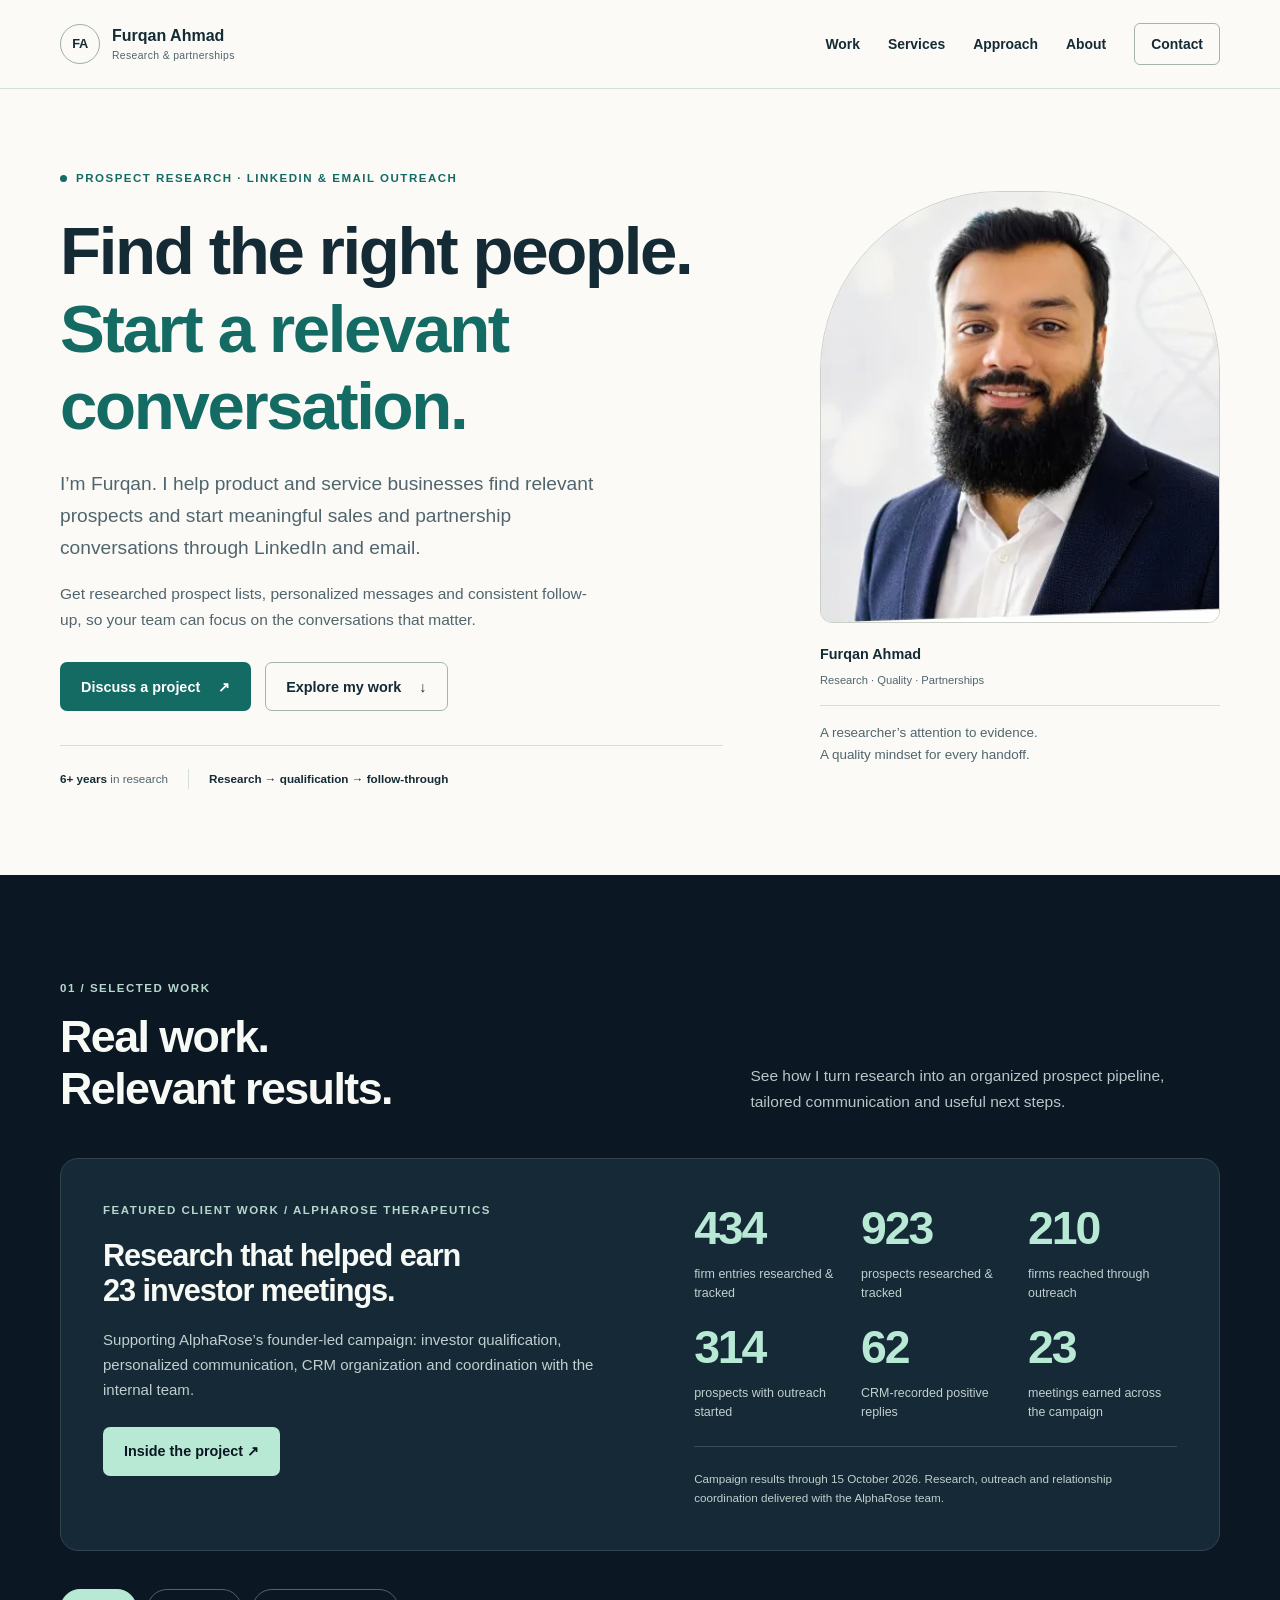
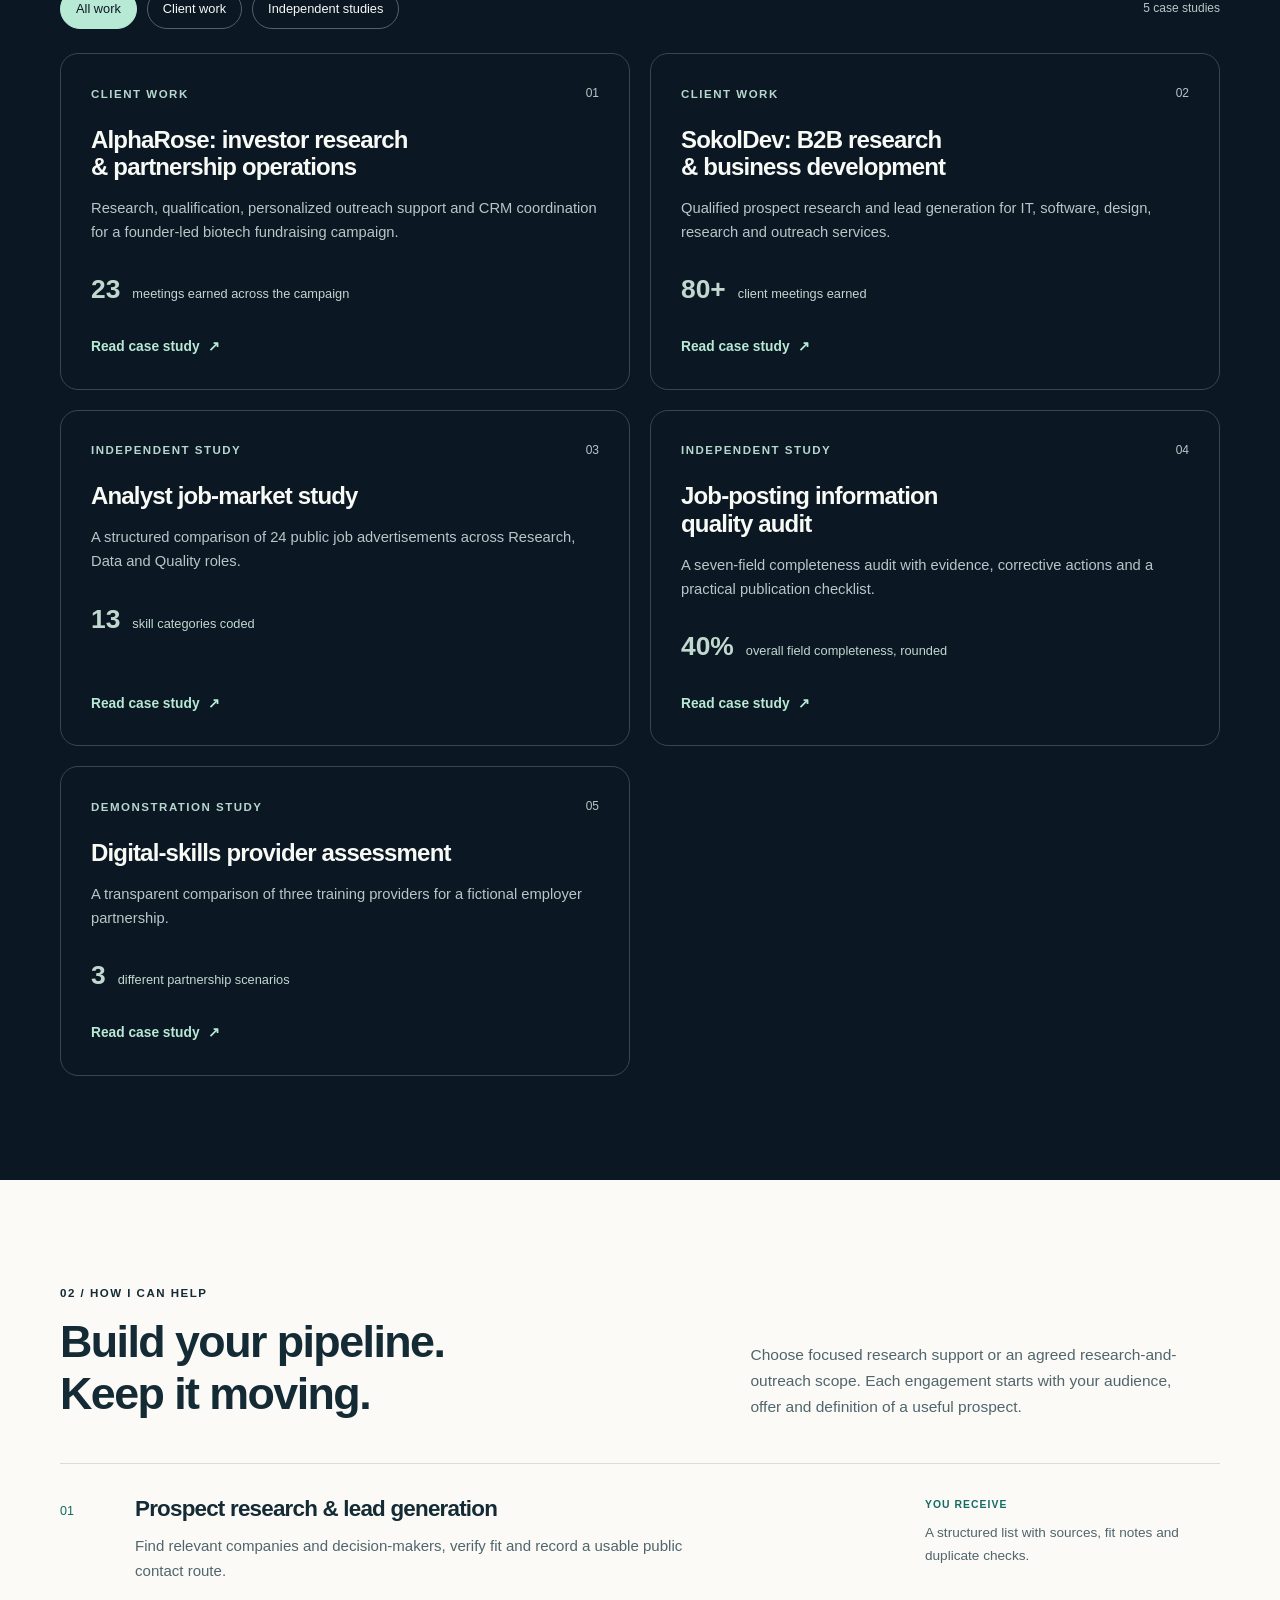
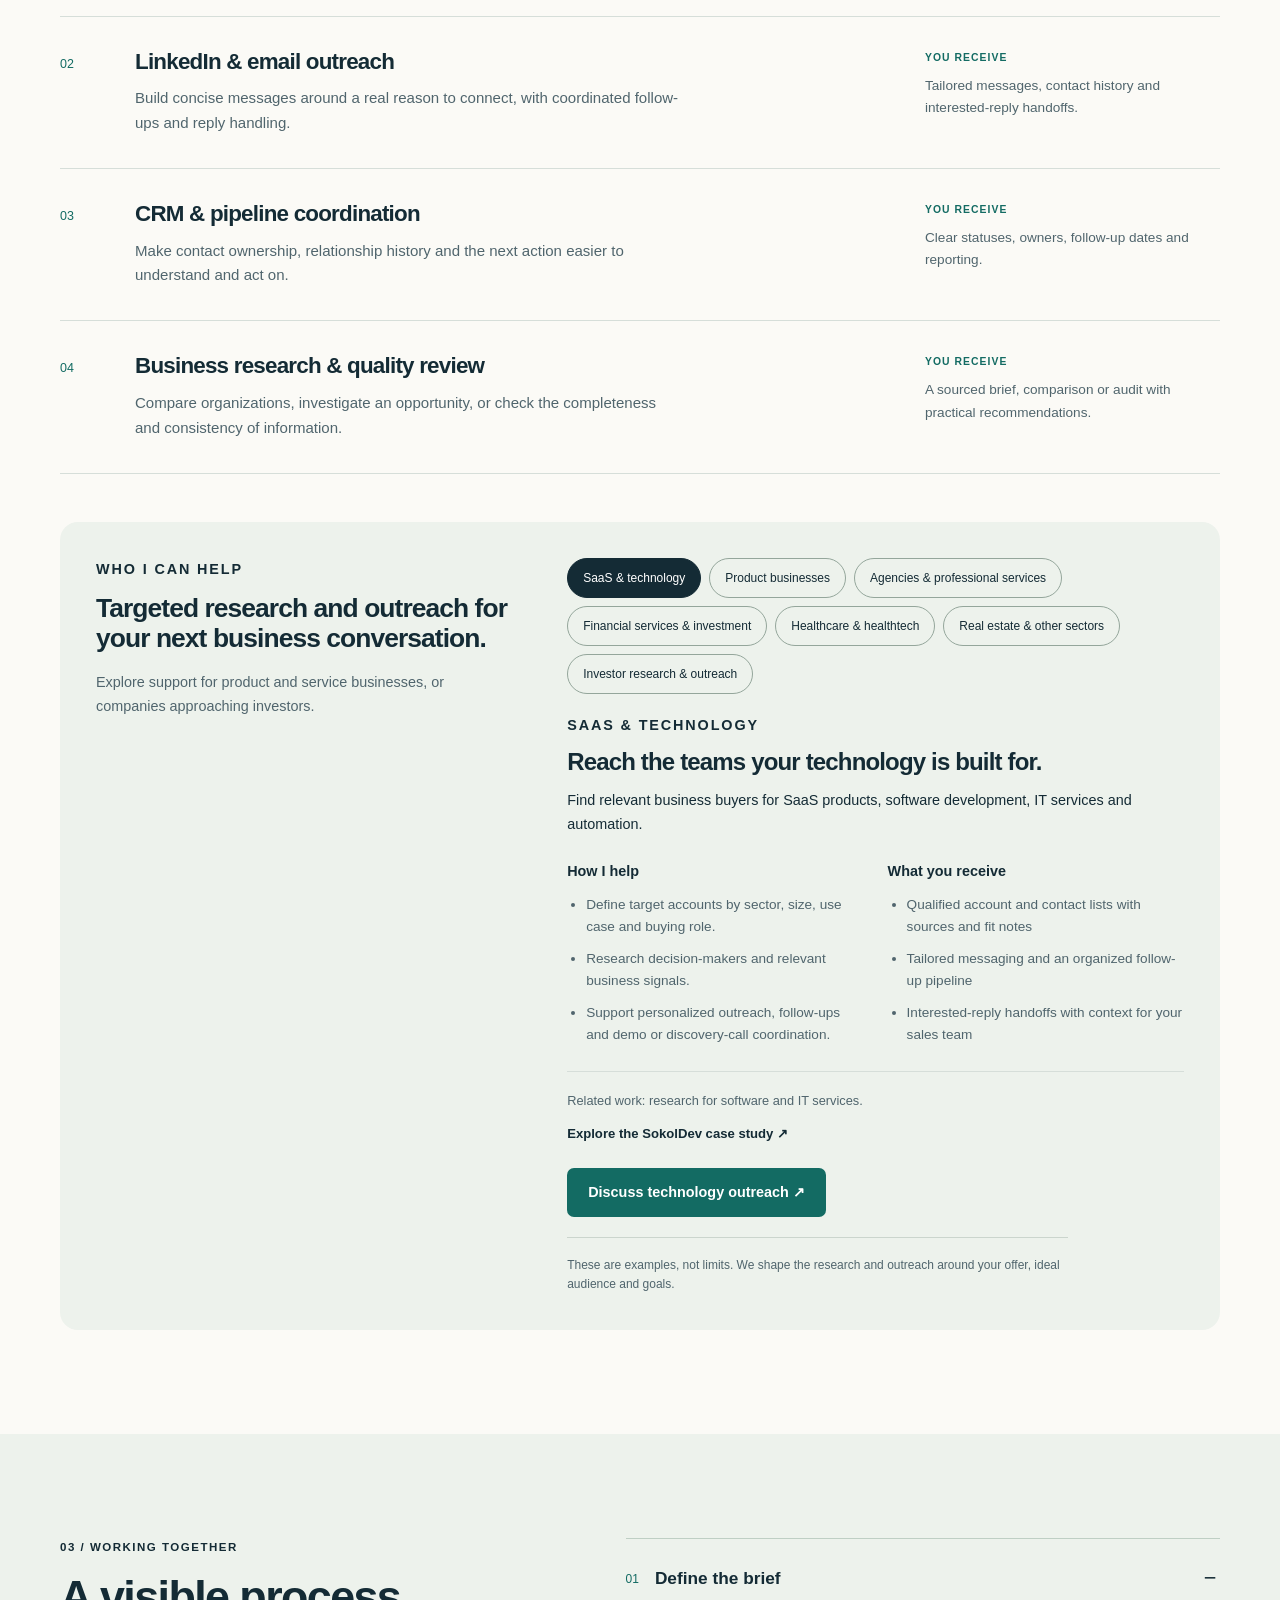
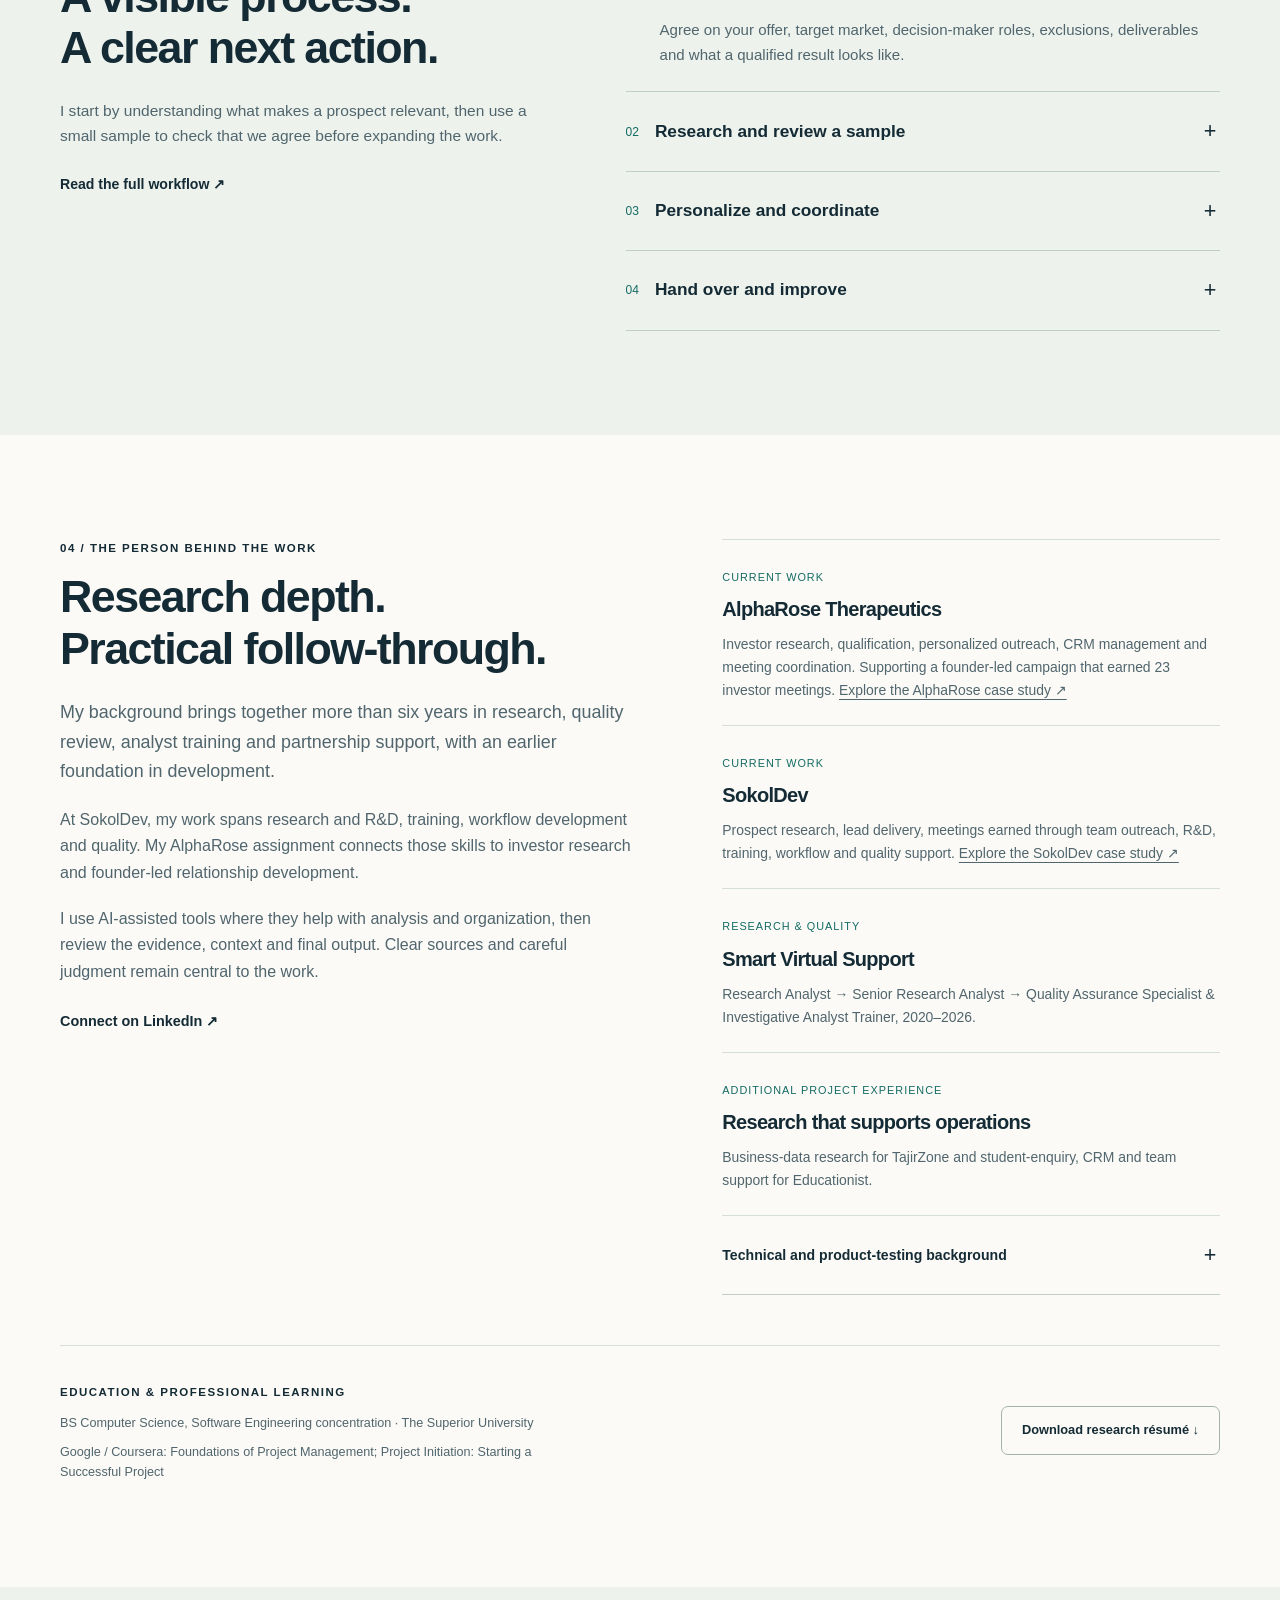
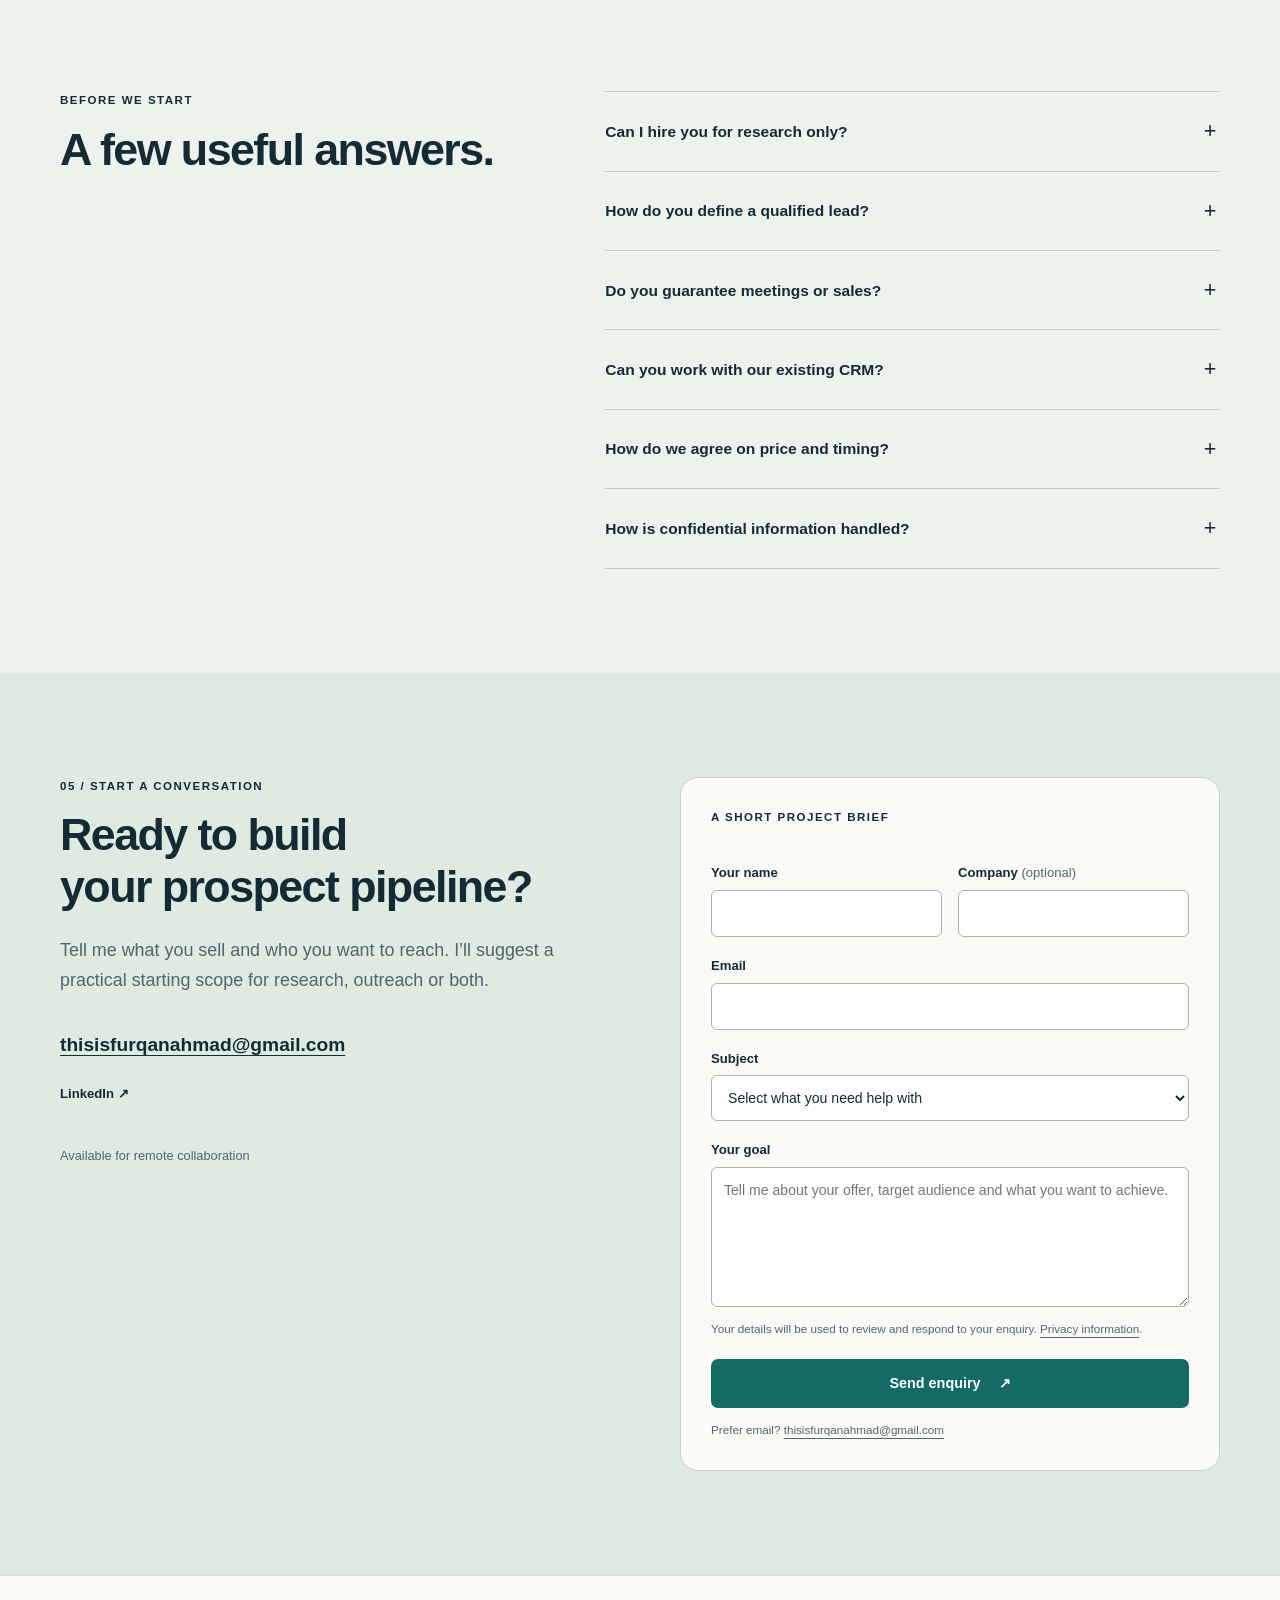
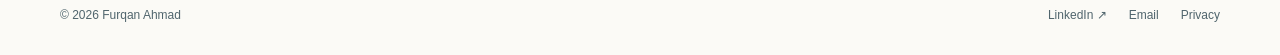
<file: index.html>
<!doctype html>
<html lang="en"><head><meta charset="utf-8"><meta name="viewport" content="width=device-width, initial-scale=1">
<title>Prospect Research, Lead Generation &amp; Outreach | Furqan Ahmad</title><meta name="description" content="Furqan Ahmad helps B2B teams with prospect research, lead generation, LinkedIn and email outreach, CRM coordination and business research.">
<meta name="theme-color" content="#0b1723"><link rel="canonical" href="https://furqanahmad.com/">
<link rel="icon" href="/assets/images/favicon.svg" type="image/svg+xml">
<link rel="stylesheet" href="/assets/css/style.css?v=8aff0dce6881">
<meta property="og:type" content="website"><meta property="og:title" content="Prospect Research, Lead Generation &amp; Outreach | Furqan Ahmad">
<meta property="og:description" content="Furqan Ahmad helps B2B teams with prospect research, lead generation, LinkedIn and email outreach, CRM coordination and business research."><meta property="og:url" content="https://furqanahmad.com/">
<meta property="og:image" content="https://furqanahmad.com/assets/images/profile-photo.jpeg"><meta name="twitter:card" content="summary">

</head><body><a class="skip-link" href="#main-content">Skip to content</a><header class="site-header"><div class="container nav-wrap">
<a class="brand" href="#home" aria-label="Furqan Ahmad, home"><span class="brand-mark" aria-hidden="true">FA</span><span>Furqan Ahmad<span class="brand-sub">Research &amp; partnerships</span></span></a>
<button class="nav-toggle" type="button" aria-controls="primary-navigation" aria-expanded="false" aria-label="Open navigation">Menu <span aria-hidden="true">☰</span></button><nav id="primary-navigation" class="nav-menu" aria-label="Main navigation"><a href="#work">Work</a><a href="#services">Services</a><a href="#process">Approach</a><a href="#about">About</a><a href="#contact">Contact</a></nav>
</div></header>
<main id="main-content" tabindex="-1">
<section class="hero" id="home"><div class="container hero-grid"><div class="hero-copy"><p class="eyebrow"><span class="status-dot" aria-hidden="true"></span>Prospect research · LinkedIn &amp; email outreach</p><h1>Find the right people.<br><span>Start a relevant conversation.</span></h1><p class="lead">I’m Furqan. I help product and service businesses find relevant prospects and start meaningful sales and partnership conversations through LinkedIn and email.</p><p class="hero-note">Get researched prospect lists, personalized messages and consistent follow-up, so your team can focus on the conversations that matter.</p><div class="button-row"><a class="btn btn-primary" href="#contact">Discuss a project <span aria-hidden="true">↗</span></a><a class="btn btn-secondary" href="#work">Explore my work <span aria-hidden="true">↓</span></a></div><div class="hero-proof"><span><strong>6+ years</strong> in research</span><span><strong>Research → qualification → follow-through</strong></span></div></div><aside class="portrait-panel"><div class="portrait-frame"><img src="/assets/images/profile-photo-400.webp" srcset="/assets/images/profile-photo-115.webp 115w, /assets/images/profile-photo-140.webp 140w, /assets/images/profile-photo-230.webp 230w, /assets/images/profile-photo-280.webp 280w, /assets/images/profile-photo-400.webp 400w" sizes="(max-width: 500px) 113px, (max-width: 760px) 138px, (max-width: 1000px) calc((100vw - 104px) / 2.55), (max-width: 1154px) calc((100vw - 134px) / 2.55), 398px" width="400" height="400" fetchpriority="high" alt="Portrait of Furqan Ahmad"></div><div class="portrait-caption"><div><strong>Furqan Ahmad</strong><span>Research · Quality · Partnerships</span></div></div><p class="portrait-note">A researcher’s attention to evidence.<br>A quality mindset for every handoff.</p></aside></div></section>

<section class="section section-feature" id="work"><div class="container"><div class="section-head"><div><p class="eyebrow">01 / Selected work</p><h2>Real work.<br>Relevant results.</h2></div><p>See how I turn research into an organized prospect pipeline, tailored communication and useful next steps.</p></div>
<div class="featured-case"><div><p class="eyebrow">Featured client work / AlphaRose Therapeutics</p><h3>Research that helped earn 23 investor meetings.</h3><p>Supporting AlphaRose’s founder-led campaign: investor qualification, personalized communication, CRM organization and coordination with the internal team.</p><a class="btn btn-primary" href="/projects/alpharose-investor-research.html">Inside the project ↗</a></div><div class="featured-evidence"><dl class="metrics"><div><dt>firm entries researched &amp; tracked</dt><dd>434</dd></div><div><dt>prospects researched &amp; tracked</dt><dd>923</dd></div><div><dt>firms reached through outreach</dt><dd>210</dd></div><div><dt>prospects with outreach started</dt><dd>314</dd></div><div><dt>CRM-recorded positive replies</dt><dd>62</dd></div><div><dt>meetings earned across the campaign</dt><dd>23</dd></div></dl><p class="fine-print">Campaign results through 15 October 2026. Research, outreach and relationship coordination delivered with the AlphaRose team.</p></div></div>
<div class="filter-row" data-enhanced hidden role="group" aria-label="Filter case studies"><button type="button" data-filter="all" aria-pressed="true">All work</button><button type="button" data-filter="client" aria-pressed="false">Client work</button><button type="button" data-filter="research" aria-pressed="false">Independent studies</button><span class="filter-count" data-filter-count role="status" aria-live="polite">5 case studies</span></div><div class="work-grid"><article class="work-card" data-category="client"><div class="card-top"><span class="eyebrow">Client work</span><span class="work-number">01</span></div><h3><a href="/projects/alpharose-investor-research.html">AlphaRose: investor research &amp; partnership operations</a></h3><p>Research, qualification, personalized outreach support and CRM coordination for a founder-led biotech fundraising campaign.</p><div class="work-result"><strong>23</strong><span>meetings earned across the campaign</span></div><a class="text-link" href="/projects/alpharose-investor-research.html">Read case study <span aria-hidden="true">↗</span><span class="sr-only">: AlphaRose: investor research &amp; partnership operations</span></a></article><article class="work-card" data-category="client"><div class="card-top"><span class="eyebrow">Client work</span><span class="work-number">02</span></div><h3><a href="/projects/sokoldev-business-research.html">SokolDev: B2B research &amp; business development</a></h3><p>Qualified prospect research and lead generation for IT, software, design, research and outreach services.</p><div class="work-result"><strong>80+</strong><span>client meetings earned</span></div><a class="text-link" href="/projects/sokoldev-business-research.html">Read case study <span aria-hidden="true">↗</span><span class="sr-only">: SokolDev: B2B research &amp; business development</span></a></article><article class="work-card" data-category="research"><div class="card-top"><span class="eyebrow">Independent study</span><span class="work-number">03</span></div><h3><a href="/projects/analyst-job-market.html">Analyst job-market study</a></h3><p>A structured comparison of 24 public job advertisements across Research, Data and Quality roles.</p><div class="work-result"><strong>13</strong><span>skill categories coded</span></div><a class="text-link" href="/projects/analyst-job-market.html">Read case study <span aria-hidden="true">↗</span><span class="sr-only">: Analyst job-market study</span></a></article><article class="work-card" data-category="research"><div class="card-top"><span class="eyebrow">Independent study</span><span class="work-number">04</span></div><h3><a href="/projects/job-posting-data-quality-audit.html">Job-posting information quality audit</a></h3><p>A seven-field completeness audit with evidence, corrective actions and a practical publication checklist.</p><div class="work-result"><strong>40%</strong><span>overall field completeness, rounded</span></div><a class="text-link" href="/projects/job-posting-data-quality-audit.html">Read case study <span aria-hidden="true">↗</span><span class="sr-only">: Job-posting information quality audit</span></a></article><article class="work-card" data-category="research"><div class="card-top"><span class="eyebrow">Demonstration study</span><span class="work-number">05</span></div><h3><a href="/projects/digital-skills-provider-assessment.html">Digital-skills provider assessment</a></h3><p>A transparent comparison of three training providers for a fictional employer partnership.</p><div class="work-result"><strong>3</strong><span>different partnership scenarios</span></div><a class="text-link" href="/projects/digital-skills-provider-assessment.html">Read case study <span aria-hidden="true">↗</span><span class="sr-only">: Digital-skills provider assessment</span></a></article></div></div></section>

<section class="section" id="services"><div class="container"><div class="section-head"><div><p class="eyebrow">02 / How I can help</p><h2>Build your pipeline.<br>Keep it moving.</h2></div><p>Choose focused research support or an agreed research-and-outreach scope. Each engagement starts with your audience, offer and definition of a useful prospect.</p></div>
<div class="service-list">
<article><span class="service-index">01</span><div><h3>Prospect research &amp; lead generation</h3><p>Find relevant companies and decision-makers, verify fit and record a usable public contact route.</p></div><p class="service-output"><span>You receive</span>A structured list with sources, fit notes and duplicate checks.</p></article>
<article><span class="service-index">02</span><div><h3>LinkedIn &amp; email outreach</h3><p>Build concise messages around a real reason to connect, with coordinated follow-ups and reply handling.</p></div><p class="service-output"><span>You receive</span>Tailored messages, contact history and interested-reply handoffs.</p></article>
<article><span class="service-index">03</span><div><h3>CRM &amp; pipeline coordination</h3><p>Make contact ownership, relationship history and the next action easier to understand and act on.</p></div><p class="service-output"><span>You receive</span>Clear statuses, owners, follow-up dates and reporting.</p></article>
<article><span class="service-index">04</span><div><h3>Business research &amp; quality review</h3><p>Compare organizations, investigate an opportunity, or check the completeness and consistency of information.</p></div><p class="service-output"><span>You receive</span>A sourced brief, comparison or audit with practical recommendations.</p></article>
</div>
<div class="audience-panel" id="investor-outreach"><div><p class="eyebrow">Who I can help</p><h3>Targeted research and outreach for your next business conversation.</h3><p class="audience-intro">Explore support for product and service businesses, or companies approaching investors.</p></div><div><div class="audience-options" data-enhanced hidden role="group" aria-label="Explore audiences and outreach services"><button type="button" data-audience="technology" aria-pressed="true" aria-controls="audience-technology">SaaS &amp; technology</button><button type="button" data-audience="products" aria-pressed="false" aria-controls="audience-products">Product businesses</button><button type="button" data-audience="services" aria-pressed="false" aria-controls="audience-services">Agencies &amp; professional services</button><button type="button" data-audience="finance" aria-pressed="false" aria-controls="audience-finance">Financial services &amp; investment</button><button type="button" data-audience="healthcare" aria-pressed="false" aria-controls="audience-healthcare">Healthcare &amp; healthtech</button><button type="button" data-audience="property" aria-pressed="false" aria-controls="audience-property">Real estate &amp; other sectors</button><button type="button" data-audience="investors" aria-pressed="false" aria-controls="audience-investors">Investor research &amp; outreach</button></div><div id="audience-detail"><article class="audience-detail-panel" id="audience-technology" data-audience-panel="technology" aria-labelledby="audience-title-technology"><p class="eyebrow">SaaS &amp; technology</p><h4 id="audience-title-technology">Reach the teams your technology is built for.</h4><p>Find relevant business buyers for SaaS products, software development, IT services and automation.</p><div class="audience-columns"><div><h5>How I help</h5><ul><li>Define target accounts by sector, size, use case and buying role.</li><li>Research decision-makers and relevant business signals.</li><li>Support personalized outreach, follow-ups and demo or discovery-call coordination.</li></ul></div><div><h5>What you receive</h5><ul><li>Qualified account and contact lists with sources and fit notes</li><li>Tailored messaging and an organized follow-up pipeline</li><li>Interested-reply handoffs with context for your sales team</li></ul></div></div><div class="audience-proof"><p>Related work: research for software and IT services.</p><a class="text-link" href="/projects/sokoldev-business-research.html">Explore the SokolDev case study ↗</a></div><a class="btn btn-primary" href="#contact">Discuss technology outreach ↗</a></article><article class="audience-detail-panel" id="audience-products" data-audience-panel="products" aria-labelledby="audience-title-products"><p class="eyebrow">Product businesses</p><h4 id="audience-title-products">Build connections that help your products reach new markets.</h4><p>Identify business buyers, retailers, distributors and potential partners suited to your product and sales model.</p><div class="audience-columns"><div><h5>How I help</h5><ul><li>Map relevant buyer and partner segments.</li><li>Research businesses, purchasing roles and available contact routes.</li><li>Support outreach and follow-up for buyer or partnership conversations.</li></ul></div><div><h5>What you receive</h5><ul><li>Buyer or partner shortlists with qualification notes</li><li>Contact research and personalized message drafts</li><li>A tracked pipeline of replies and next steps</li></ul></div></div><div class="audience-proof"><p>See the research-to-outreach process that can be adapted to your product.</p><a class="text-link" href="/projects/prospect-outreach.html">Explore the outreach workflow ↗</a></div><a class="btn btn-primary" href="#contact">Discuss product outreach ↗</a></article><article class="audience-detail-panel" id="audience-services" data-audience-panel="services" aria-labelledby="audience-title-services"><p class="eyebrow">Agencies &amp; professional services</p><h4 id="audience-title-services">Give your expertise a more focused prospect pipeline.</h4><p>Support marketing, design, photography, consulting, recruitment, training and other service businesses with relevant prospect research.</p><div class="audience-columns"><div><h5>How I help</h5><ul><li>Define the clients best suited to your offer.</li><li>Research companies, decision-makers and reasons to connect.</li><li>Coordinate tailored outreach, follow-ups and interested-reply handoffs.</li></ul></div><div><h5>What you receive</h5><ul><li>Qualified prospects with source links and fit reasoning</li><li>Messaging shaped around your service and audience</li><li>Clear contact history and meeting coordination</li></ul></div></div><div class="audience-proof"><p>Related work: prospect research and business development for service offerings.</p><a class="text-link" href="/projects/sokoldev-business-research.html">Explore the SokolDev case study ↗</a></div><a class="btn btn-primary" href="#contact">Discuss service-business outreach ↗</a></article><article class="audience-detail-panel" id="audience-finance" data-audience-panel="finance" aria-labelledby="audience-title-finance"><p class="eyebrow">Financial services &amp; investment</p><h4 id="audience-title-finance">Reach relevant clients and business partners.</h4><p>Research potential business customers and partners for financing, lending and investment services.</p><div class="audience-columns"><div><h5>How I help</h5><ul><li>Agree on your target businesses, eligibility criteria and exclusions.</li><li>Research organizations, decision-makers and relevant public signals.</li><li>Support approved messaging, follow-ups and meeting coordination.</li></ul></div><div><h5>What you receive</h5><ul><li>Researched business prospects with qualification notes</li><li>Contact routes and tailored outreach drafts</li><li>An organized record of replies and next actions</li></ul></div></div><div class="audience-proof"><p>Explore the qualification and outreach workflow; your team owns financial advice and eligibility decisions.</p><a class="text-link" href="/projects/prospect-outreach.html">Explore the outreach workflow ↗</a></div><a class="btn btn-primary" href="#contact">Discuss financial-services outreach ↗</a></article><article class="audience-detail-panel" id="audience-healthcare" data-audience-panel="healthcare" aria-labelledby="audience-title-healthcare"><p class="eyebrow">Healthcare &amp; healthtech</p><h4 id="audience-title-healthcare">Connect your healthcare offer with the right business buyers.</h4><p>Find relevant organizations and decision-makers for healthtech, medical products and healthcare services.</p><div class="audience-columns"><div><h5>How I help</h5><ul><li>Map provider organizations, business buyers and relevant commercial partners.</li><li>Research fit, decision-making roles and public contact routes.</li><li>Support targeted outreach, follow-ups and product-demo or meeting bookings.</li></ul></div><div><h5>What you receive</h5><ul><li>Qualified organization and contact lists with source links</li><li>Messaging tailored to your product and buyer roles</li><li>Interested-reply handoffs and demo coordination</li></ul></div></div><div class="audience-proof"><p>Related sector experience: AlphaRose investor research. This case study covers investor outreach, not healthcare product sales.</p><a class="text-link" href="/projects/alpharose-investor-research.html">Explore the AlphaRose case study ↗</a></div><a class="btn btn-primary" href="#contact">Discuss healthcare outreach ↗</a></article><article class="audience-detail-panel" id="audience-property" data-audience-panel="property" aria-labelledby="audience-title-property"><p class="eyebrow">Real estate &amp; other sectors</p><h4 id="audience-title-property">Shape the pipeline around your offer and market.</h4><p>Research relevant businesses, decision-makers and partners for property services and other clearly defined business audiences.</p><div class="audience-columns"><div><h5>How I help</h5><ul><li>Agree on your market, buyer profile and qualification criteria.</li><li>Find suitable prospects and verify contact routes.</li><li>Support personalized outreach and consistent follow-through.</li></ul></div><div><h5>What you receive</h5><ul><li>A sourced prospect list with fit notes and duplicate checks</li><li>Tailored messages and a practical follow-up plan</li><li>Reply tracking and meeting handoffs</li></ul></div></div><div class="audience-proof"><p>See how the process adapts to a new audience and agreed qualification criteria.</p><a class="text-link" href="/projects/prospect-outreach.html">Explore the outreach workflow ↗</a></div><a class="btn btn-primary" href="#contact">Discuss your target market ↗</a></article><article class="audience-detail-panel" id="audience-investors" data-audience-panel="investors" aria-labelledby="audience-title-investors"><p class="eyebrow">Investor research &amp; outreach</p><h4 id="audience-title-investors">Build a focused pipeline for investor conversations.</h4><p>Help your company approach investors aligned with its sector, stage, geography and funding needs.</p><div class="audience-columns"><div><h5>How I help</h5><ul><li>Research firms and decision-makers, documenting fit and exclusions.</li><li>Support personalized LinkedIn and email outreach and reply handling.</li><li>Maintain CRM history, follow-ups and meeting coordination.</li></ul></div><div><h5>What you receive</h5><ul><li>Investor shortlists with fit notes and source links</li><li>Decision-maker research and contact-route checks</li><li>Tailored messages, an organized CRM and meeting handoffs</li></ul></div></div><div class="audience-proof"><p>AlphaRose: research and campaign support that helped earn 23 investor meetings. Your team leads investment conversations and fundraising decisions.</p><a class="text-link" href="/projects/alpharose-investor-research.html">Explore the AlphaRose case study ↗</a></div><a class="btn btn-primary" href="#contact">Discuss investor outreach ↗</a></article></div><p class="fine-print audience-caption">These are examples, not limits. We shape the research and outreach around your offer, ideal audience and goals.</p></div></div>
</div></section>

<section class="section section-soft" id="process"><div class="container process-grid"><div class="process-intro"><p class="eyebrow">03 / Working together</p><h2>A visible process.<br>A clear next action.</h2><p>I start by understanding what makes a prospect relevant, then use a small sample to check that we agree before expanding the work.</p><a class="text-link" href="/projects/prospect-outreach.html">Read the full workflow ↗</a></div><div class="process-steps">
<details open><summary><span>01</span>Define the brief</summary><p>Agree on your offer, target market, decision-maker roles, exclusions, deliverables and what a qualified result looks like.</p></details>
<details><summary><span>02</span>Research and review a sample</summary><p>Check company and contact evidence, retain source links and flag uncertainty. Review a small sample together and adjust the criteria before scaling.</p></details>
<details><summary><span>03</span>Personalize and coordinate</summary><p>Agree on message positioning, communication channels and sending responsibilities. Track follow-ups and stop contact when someone declines or asks not to be contacted.</p></details>
<details><summary><span>04</span>Hand over and improve</summary><p>Pass interested replies to your team with context. Review research quality, relevant conversations and next actions, then refine the next cycle.</p></details>
</div></div></section>

<section class="section" id="about"><div class="container about-grid"><div><p class="eyebrow">04 / The person behind the work</p><h2>Research depth.<br>Practical follow-through.</h2><p class="lead-small">My background brings together more than six years in research, quality review, analyst training and partnership support, with an earlier foundation in development.</p><p>At SokolDev, my work spans research and R&amp;D, training, workflow development and quality. My AlphaRose assignment connects those skills to investor research and founder-led relationship development.</p><p>I use AI-assisted tools where they help with analysis and organization, then review the evidence, context and final output. Clear sources and careful judgment remain central to the work.</p><a class="text-link" href="https://www.linkedin.com/in/chfurqanahmad" target="_blank" rel="noopener noreferrer">Connect on LinkedIn ↗</a></div><div class="experience-list" id="experience"><article><span>Current work</span><h3>AlphaRose Therapeutics</h3><p>Investor research, qualification, personalized outreach, CRM management and meeting coordination. Supporting a founder-led campaign that earned 23 investor meetings. <a href="/projects/alpharose-investor-research.html">Explore the AlphaRose case study ↗</a></p></article><article><span>Current work</span><h3>SokolDev</h3><p>Prospect research, lead delivery, meetings earned through team outreach, R&amp;D, training, workflow and quality support. <a href="/projects/sokoldev-business-research.html">Explore the SokolDev case study ↗</a></p></article><article><span>Research &amp; quality</span><h3>Smart Virtual Support</h3><p>Research Analyst → Senior Research Analyst → Quality Assurance Specialist &amp; Investigative Analyst Trainer, 2020–2026.</p></article><article><span>Additional project experience</span><h3>Research that supports operations</h3><p>Business-data research for TajirZone and student-enquiry, CRM and team support for Educationist.</p></article><details><summary>Technical and product-testing background</summary><p>Earlier work in web, SQL and Oracle/ERP environments, plus hands-on mobile device testing and defect reporting, informs how I investigate problems and document findings.</p><a href="/assets/documents/Furqan_Ahmad_Mobile_Device_Tester_QA_Resume.pdf" download>Download product-testing résumé ↓</a></details></div></div>
<div class="container credentials-strip" id="credentials"><div><span class="eyebrow">Education &amp; professional learning</span><p>BS Computer Science, Software Engineering concentration · The Superior University</p><p>Google / Coursera: Foundations of Project Management; Project Initiation: Starting a Successful Project</p></div><div id="resume"><a class="btn btn-secondary" href="/assets/documents/Furqan_Ahmad_Research_Quality_Outreach_Analyst_Resume.pdf" download>Download research résumé ↓</a></div></div></section>

<section class="section section-soft" id="questions"><div class="container faq-grid"><div><p class="eyebrow">Before we start</p><h2>A few useful answers.</h2></div><div class="faq-list"><details><summary>Can I hire you for research only?</summary><p>Yes. Prospect lists, company research, comparisons and data-quality reviews can be scoped as standalone projects.</p></details><details><summary>How do you define a qualified lead?</summary><p>We agree on company fit, geography, product or service need and the right contact role before research starts. A verified contact is not automatically a buyer, and a public signal is not confirmed intent.</p></details><details><summary>Do you guarantee meetings or sales?</summary><p>No. We agree on the work and quality standards I can control, then track the actual responses. Meetings and sales also depend on the offer, timing, audience and your sales process.</p></details><details><summary>Can you work with our existing CRM?</summary><p>We can scope work around your current CRM or spreadsheet, keeping existing relationships, exclusions, ownership and contact history visible.</p></details><details><summary>How do we agree on price and timing?</summary><p>Share the audience, volume, research depth, channels and deadline. I’ll propose a focused scope, deliverables and fee before work begins.</p></details><details><summary>How is confidential information handled?</summary><p>Access and confidentiality terms are agreed for the engagement. Public case studies use aggregate results or anonymized examples; private contact lists, messages and meeting links are not published.</p></details></div></div></section>

<section class="section contact-section" id="contact"><div class="container contact-grid"><div><p class="eyebrow">05 / Start a conversation</p><h2>Ready to build<br>your prospect pipeline?</h2><p class="lead-small">Tell me what you sell and who you want to reach. I’ll suggest a practical starting scope for research, outreach or both.</p><div class="email-contact"><a class="email-display" href="mailto:thisisfurqanahmad@gmail.com">thisisfurqanahmad@gmail.com</a><button class="email-copy" type="button" data-copy-email="thisisfurqanahmad@gmail.com" data-enhanced hidden aria-label="Copy email address" title="Copy email address"><svg width="20" height="20" viewBox="0 0 24 24" fill="none" stroke="currentColor" stroke-width="1.7" aria-hidden="true" focusable="false"><rect x="8" y="8" width="12" height="12" rx="2"/><path d="M16 8V5a2 2 0 0 0-2-2H5a2 2 0 0 0-2 2v9a2 2 0 0 0 2 2h3"/></svg></button></div><div class="contact-actions"><a class="text-link" href="https://www.linkedin.com/in/chfurqanahmad" target="_blank" rel="noopener noreferrer">LinkedIn ↗</a></div><p class="copy-status" data-copy-status role="status" aria-live="polite"></p><p class="fine-print">Available for remote collaboration</p></div>
<div class="contact-card"><p class="eyebrow">A short project brief</p><form id="project-brief" data-enhanced hidden data-endpoint="https://script.google.com/macros/s/AKfycbzv8DxALM71xyJB4lYWFgNbNkcfZrEVuXGPzyhjkvFIR3tcJkD7jfrfono8dwvquNib/exec">
<div class="form-row"><div><label for="brief-name">Your name</label><input id="brief-name" name="name" required maxlength="100" autocomplete="name"></div><div><label for="brief-company">Company <span>(optional)</span></label><input id="brief-company" name="company" maxlength="150" autocomplete="organization"></div></div>
<label for="brief-email">Email</label><input id="brief-email" name="email" type="email" required maxlength="254" autocomplete="email" inputmode="email">
<label for="brief-subject">Subject</label><select id="brief-subject" name="subject" required><option value="" disabled selected>Select what you need help with</option><option>Prospect research &amp; lead generation</option><option>LinkedIn &amp; email outreach</option><option>Investor research &amp; outreach support</option><option>Healthcare leads &amp; product-demo outreach</option><option>CRM &amp; pipeline coordination</option><option>Business research &amp; quality review</option><option>Help defining the scope</option><option>General enquiry / something else</option></select>
<label for="brief-goal">Your goal</label><textarea id="brief-goal" name="goal" rows="5" required maxlength="3000" placeholder="Tell me about your offer, target audience and what you want to achieve."></textarea>
<div class="form-trap" aria-hidden="true"><label for="brief-website">Leave this field empty</label><input id="brief-website" name="website" tabindex="-1" autocomplete="off"></div>
<p class="fine-print">Your details will be used to review and respond to your enquiry. <a href="/privacy.html">Privacy information</a>.</p>
<button class="btn btn-primary" id="brief-submit" type="submit">Send enquiry <span aria-hidden="true">↗</span></button>
<p id="brief-status" class="brief-status" role="status" aria-live="polite" tabindex="-1"></p>
</form><noscript><p>Please email your name, company and project goal to get started.</p><a class="btn btn-primary" href="mailto:thisisfurqanahmad@gmail.com?subject=Project%20enquiry">Email your enquiry ↗</a></noscript><p class="fine-print">Prefer email? <a href="mailto:thisisfurqanahmad@gmail.com">thisisfurqanahmad@gmail.com</a></p></div></div></section>
</main><script type="application/ld+json">{"@context": "https://schema.org", "@type": "Person", "name": "Furqan Ahmad", "url": "https://furqanahmad.com/", "image": "https://furqanahmad.com/assets/images/profile-photo.jpeg", "jobTitle": "Research and Partnerships Professional", "email": "mailto:thisisfurqanahmad@gmail.com", "sameAs": ["https://www.linkedin.com/in/chfurqanahmad", "https://github.com/chfurqanahmad"]}</script><footer class="site-footer"><div class="container footer-wrap"><span>© <span data-current-year>2026</span> Furqan Ahmad</span><div><a href="https://www.linkedin.com/in/chfurqanahmad" target="_blank" rel="noopener noreferrer">LinkedIn ↗</a><a href="mailto:thisisfurqanahmad@gmail.com">Email</a><a href="/privacy.html">Privacy</a></div></div></footer><script src="/assets/js/main.js?v=96437ce36b00" defer></script></body></html>
</file>
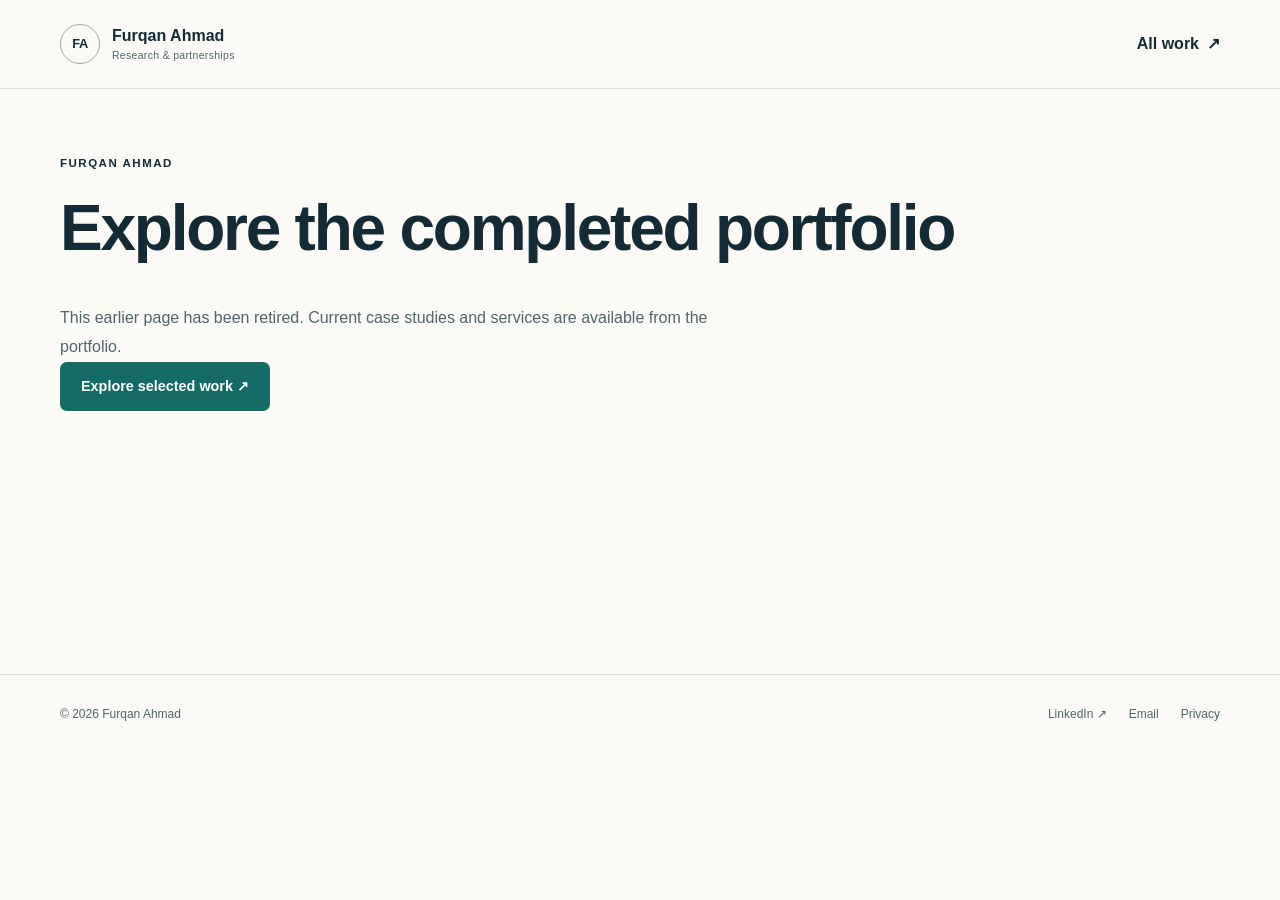
<file: coming-soon.html>
<!doctype html>
<html lang="en"><head><meta charset="utf-8"><meta name="viewport" content="width=device-width, initial-scale=1">
<title>Explore the completed portfolio | Furqan Ahmad</title><meta name="description" content="Find current services and completed case studies.">
<meta name="theme-color" content="#0b1723"><link rel="canonical" href="https://furqanahmad.com/coming-soon.html">
<link rel="icon" href="/assets/images/favicon.svg" type="image/svg+xml">
<link rel="stylesheet" href="/assets/css/style.css?v=20261015">
<meta property="og:type" content="website"><meta property="og:title" content="Explore the completed portfolio | Furqan Ahmad">
<meta property="og:description" content="Find current services and completed case studies."><meta property="og:url" content="https://furqanahmad.com/coming-soon.html">
<meta property="og:image" content="https://furqanahmad.com/assets/images/profile-photo.jpeg"><meta name="twitter:card" content="summary">
<meta name="robots" content="noindex, follow">
</head><body><a class="skip-link" href="#main-content">Skip to content</a><header class="site-header"><div class="container nav-wrap">
<a class="brand" href="/" aria-label="Furqan Ahmad, home"><span class="brand-mark" aria-hidden="true">FA</span><span>Furqan Ahmad<span class="brand-sub">Research &amp; partnerships</span></span></a>
<nav aria-label="Case study navigation"><a class="text-link" href="/#work">All work <span aria-hidden="true">↗</span></a></nav>
</div></header><main id="main-content" tabindex="-1" class="container simple-page"><p class="eyebrow">Furqan Ahmad</p><h1>Explore the completed portfolio</h1><div class="article-body"><section class="article-section"><p>This earlier page has been retired. Current case studies and services are available from the portfolio.</p><a class="btn btn-primary" href="/#work">Explore selected work ↗</a></section></div></main><footer class="site-footer"><div class="container footer-wrap"><span>© <span data-current-year>2026</span> Furqan Ahmad</span><div><a href="https://www.linkedin.com/in/chfurqanahmad" target="_blank" rel="noopener noreferrer">LinkedIn ↗</a><a href="mailto:thisisfurqanahmad@gmail.com">Email</a><a href="/privacy.html">Privacy</a></div></div></footer><script src="/assets/js/main.js?v=20261015" defer></script></body></html>
</file>
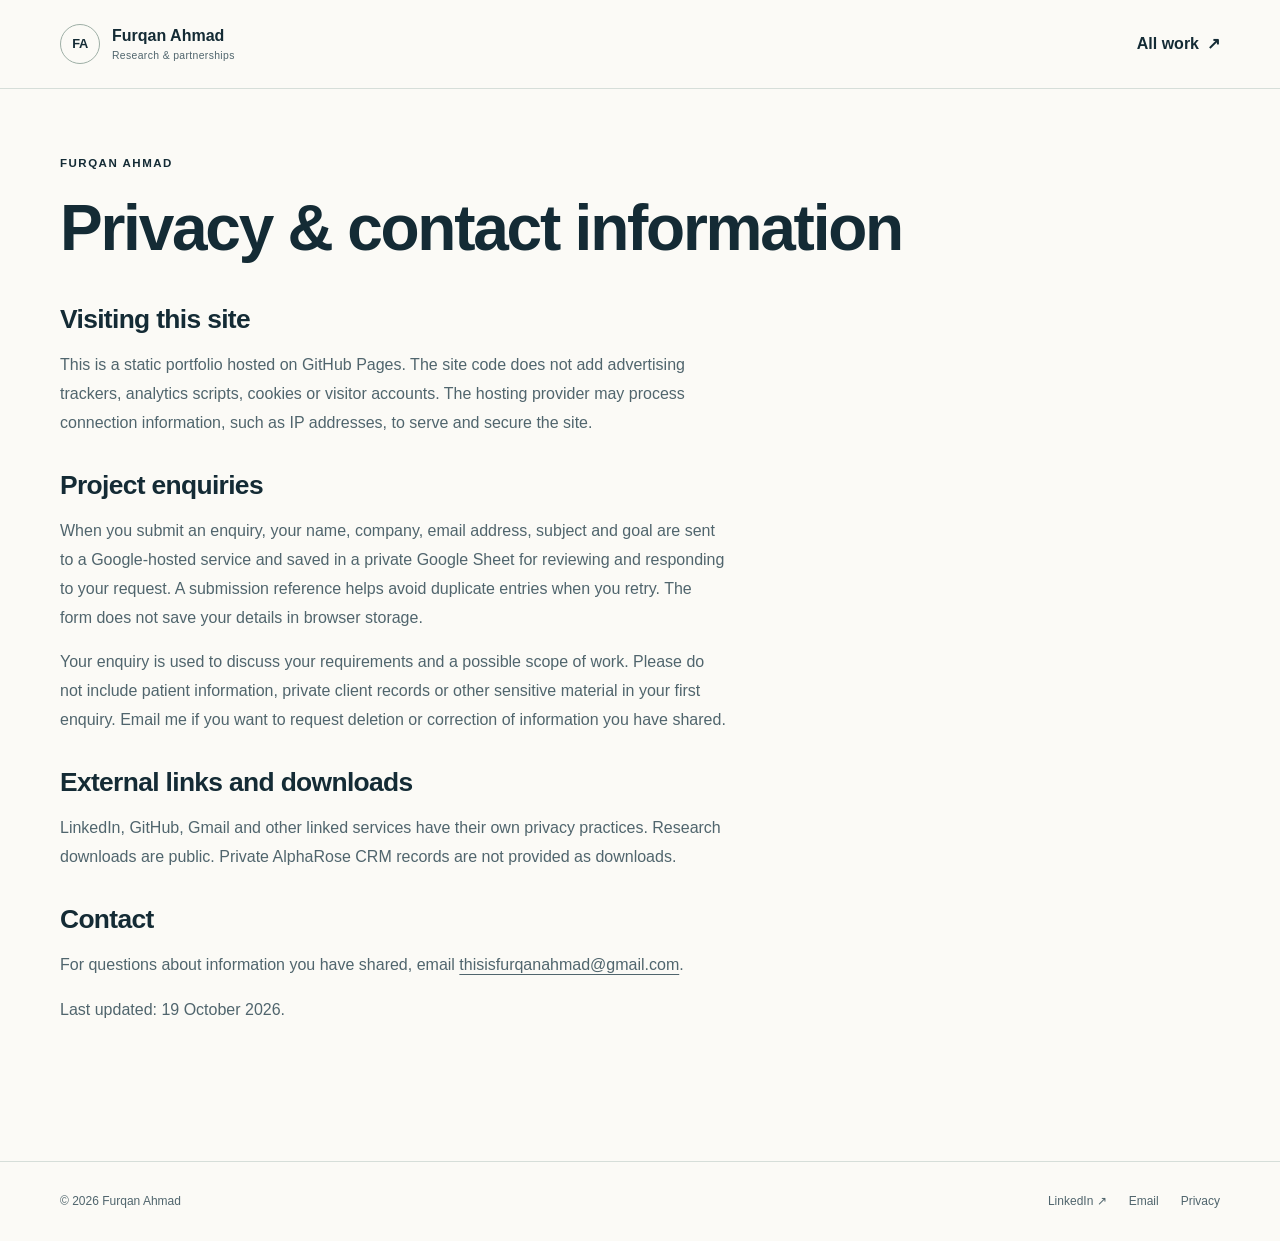
<file: privacy.html>
<!doctype html>
<html lang="en"><head><meta charset="utf-8"><meta name="viewport" content="width=device-width, initial-scale=1">
<title>Privacy &amp; contact information | Furqan Ahmad</title><meta name="description" content="How this portfolio handles project enquiries and external links.">
<meta name="theme-color" content="#0b1723"><link rel="canonical" href="https://furqanahmad.com/privacy.html">
<link rel="icon" href="/assets/images/favicon.svg" type="image/svg+xml">
<link rel="stylesheet" href="/assets/css/style.css?v=8aff0dce6881">
<meta property="og:type" content="website"><meta property="og:title" content="Privacy &amp; contact information | Furqan Ahmad">
<meta property="og:description" content="How this portfolio handles project enquiries and external links."><meta property="og:url" content="https://furqanahmad.com/privacy.html">
<meta property="og:image" content="https://furqanahmad.com/assets/images/profile-photo.jpeg"><meta name="twitter:card" content="summary">

</head><body><a class="skip-link" href="#main-content">Skip to content</a><header class="site-header"><div class="container nav-wrap">
<a class="brand" href="/" aria-label="Furqan Ahmad, home"><span class="brand-mark" aria-hidden="true">FA</span><span>Furqan Ahmad<span class="brand-sub">Research &amp; partnerships</span></span></a>
<nav aria-label="Case study navigation"><a class="text-link" href="/#work">All work <span aria-hidden="true">↗</span></a></nav>
</div></header><main id="main-content" tabindex="-1" class="container simple-page"><p class="eyebrow">Furqan Ahmad</p><h1>Privacy &amp; contact information</h1><div class="article-body"><section class="article-section"><h2>Visiting this site</h2><p>This is a static portfolio hosted on GitHub Pages. The site code does not add advertising trackers, analytics scripts, cookies or visitor accounts. The hosting provider may process connection information, such as IP addresses, to serve and secure the site.</p><h2>Project enquiries</h2><p>When you submit an enquiry, your name, company, email address, subject and goal are sent to a Google-hosted service and saved in a private Google Sheet for reviewing and responding to your request. A submission reference helps avoid duplicate entries when you retry. The form does not save your details in browser storage.</p><p>Your enquiry is used to discuss your requirements and a possible scope of work. Please do not include patient information, private client records or other sensitive material in your first enquiry. Email me if you want to request deletion or correction of information you have shared.</p><h2>External links and downloads</h2><p>LinkedIn, GitHub, Gmail and other linked services have their own privacy practices. Research downloads are public. Private AlphaRose CRM records are not provided as downloads.</p><h2>Contact</h2><p>For questions about information you have shared, email <a href="mailto:thisisfurqanahmad@gmail.com">thisisfurqanahmad@gmail.com</a>.</p><p class="fine-print">Last updated: 19 October 2026.</p></section></div></main><footer class="site-footer"><div class="container footer-wrap"><span>© <span data-current-year>2026</span> Furqan Ahmad</span><div><a href="https://www.linkedin.com/in/chfurqanahmad" target="_blank" rel="noopener noreferrer">LinkedIn ↗</a><a href="mailto:thisisfurqanahmad@gmail.com">Email</a><a href="/privacy.html">Privacy</a></div></div></footer><script src="/assets/js/main.js?v=d41c3545307e" defer></script></body></html>
</file>
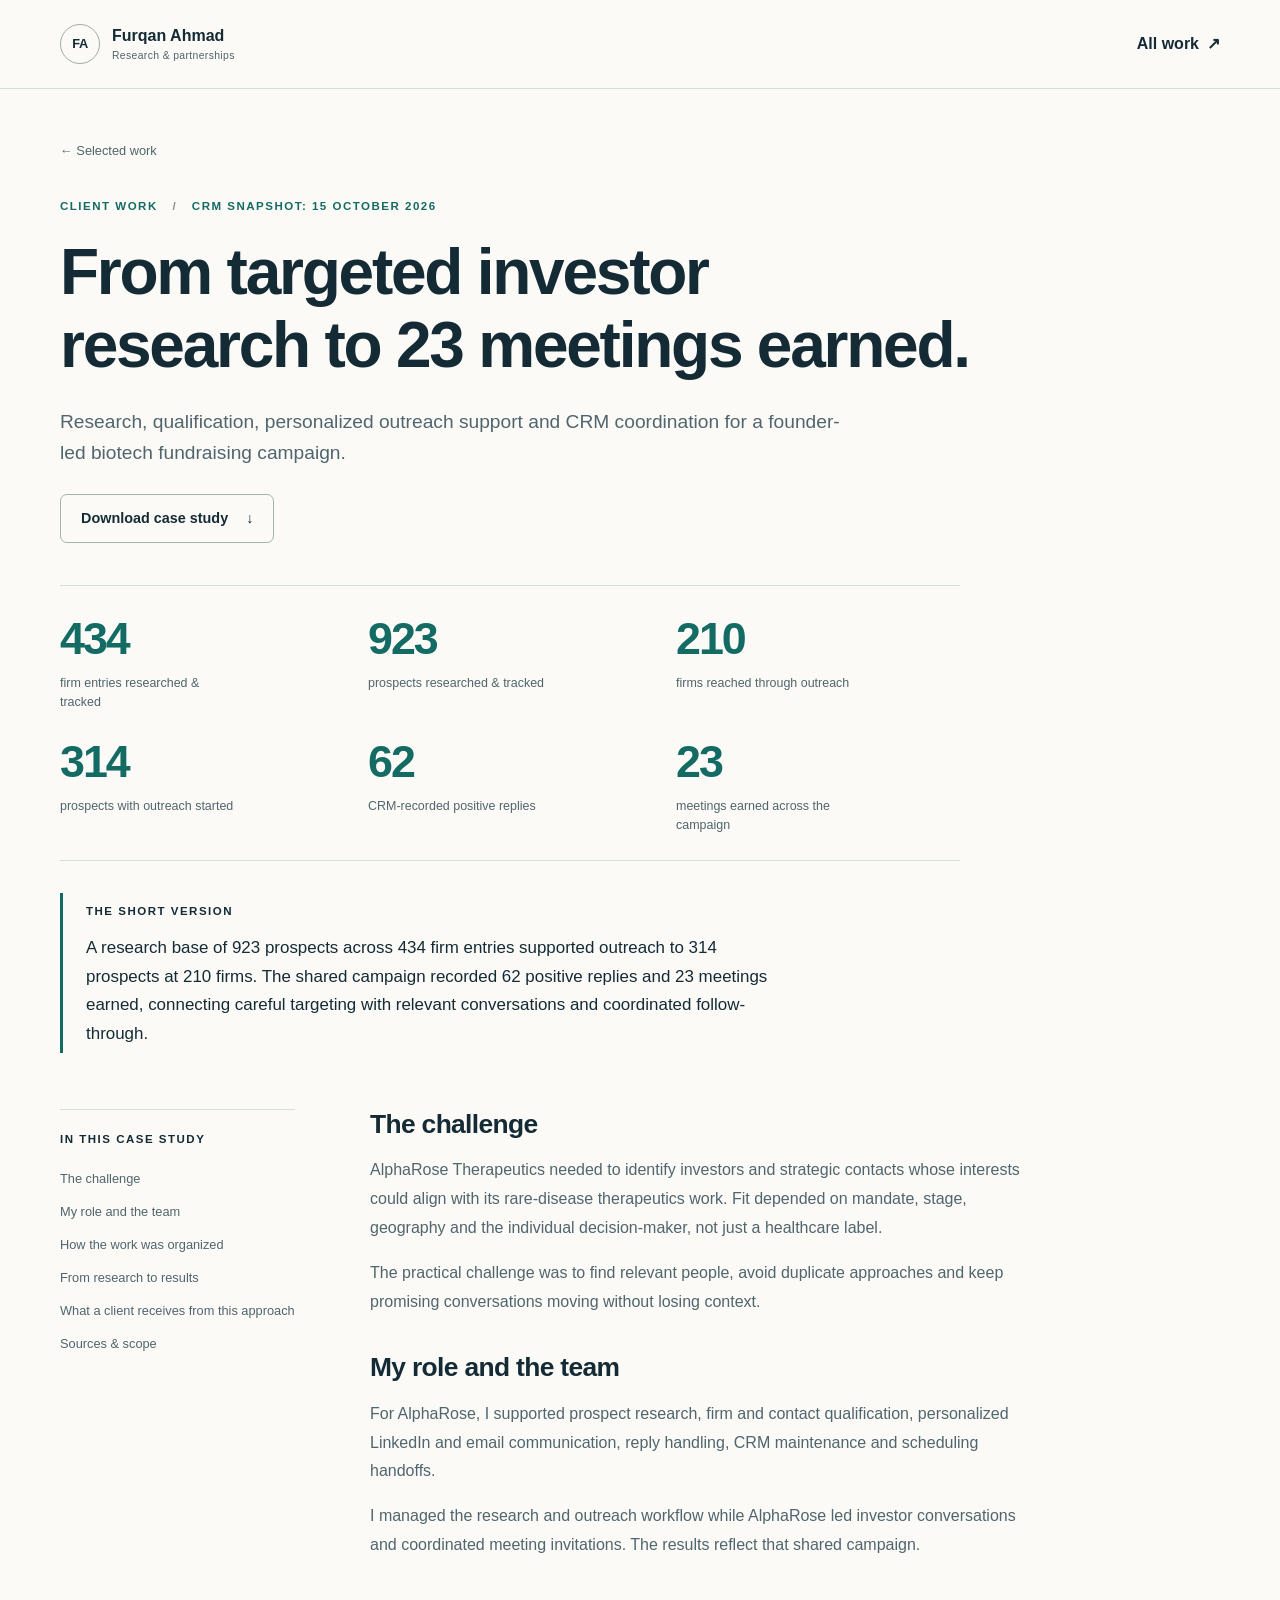
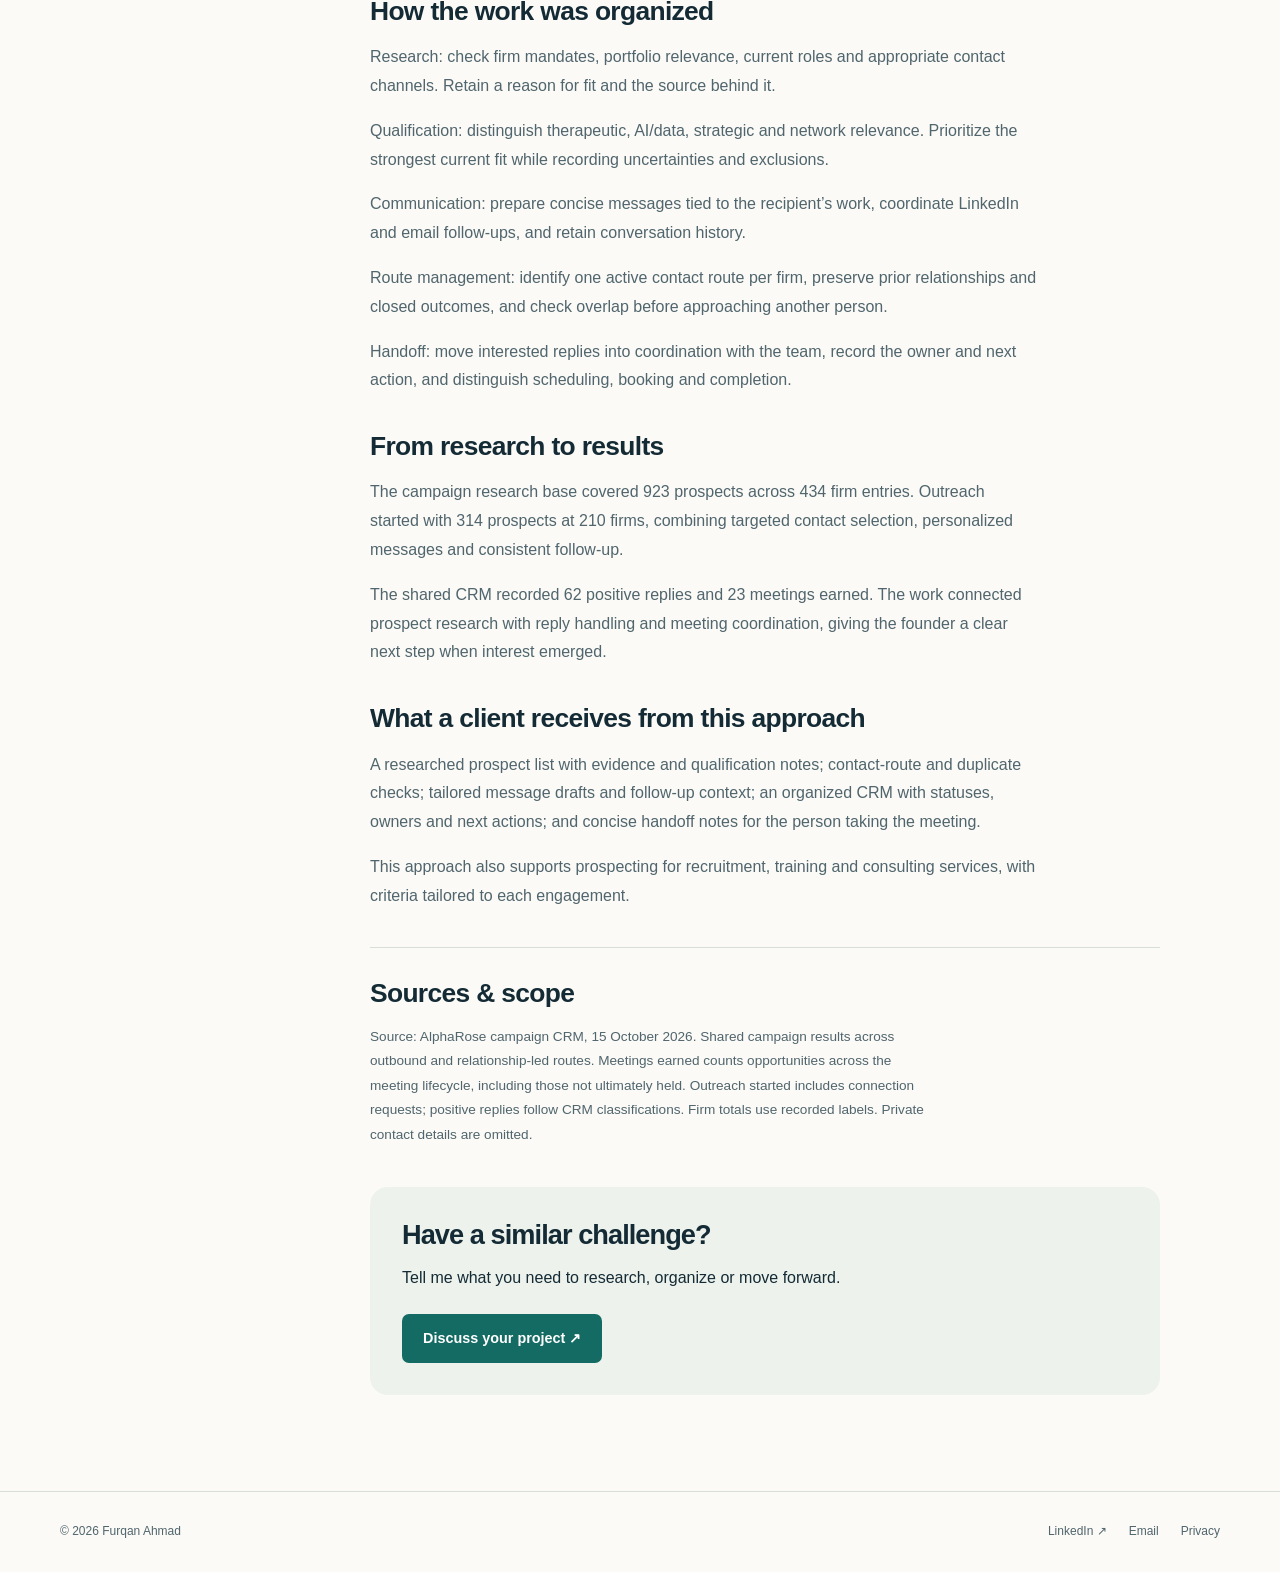
<file: projects/alpharose-investor-research.html>
<!doctype html>
<html lang="en"><head><meta charset="utf-8"><meta name="viewport" content="width=device-width, initial-scale=1">
<title>AlphaRose: investor research &amp; partnership operations | Furqan Ahmad</title><meta name="description" content="Research, qualification, personalized outreach support and CRM coordination for a founder-led biotech fundraising campaign.">
<meta name="theme-color" content="#0b1723"><link rel="canonical" href="https://furqanahmad.com/projects/alpharose-investor-research.html">
<link rel="icon" href="/assets/images/favicon.svg" type="image/svg+xml">
<link rel="stylesheet" href="/assets/css/style.css?v=20261015">
<meta property="og:type" content="website"><meta property="og:title" content="AlphaRose: investor research &amp; partnership operations | Furqan Ahmad">
<meta property="og:description" content="Research, qualification, personalized outreach support and CRM coordination for a founder-led biotech fundraising campaign."><meta property="og:url" content="https://furqanahmad.com/projects/alpharose-investor-research.html">
<meta property="og:image" content="https://furqanahmad.com/assets/images/profile-photo.jpeg"><meta name="twitter:card" content="summary">

</head><body><a class="skip-link" href="#main-content">Skip to content</a><header class="site-header"><div class="container nav-wrap">
<a class="brand" href="/" aria-label="Furqan Ahmad, home"><span class="brand-mark" aria-hidden="true">FA</span><span>Furqan Ahmad<span class="brand-sub">Research &amp; partnerships</span></span></a>
<nav aria-label="Case study navigation"><a class="text-link" href="/#work">All work <span aria-hidden="true">↗</span></a></nav>
</div></header>
<main id="main-content" tabindex="-1"><div class="container case-intro"><a class="breadcrumb" href="/#work">← Selected work</a><p class="eyebrow">Client work <span>/</span> CRM snapshot: 15 October 2026</p><h1>From targeted investor research to 23 meetings earned.</h1><p class="lead">Research, qualification, personalized outreach support and CRM coordination for a founder-led biotech fundraising campaign.</p><div class="button-row"><a class="btn btn-secondary" href="/assets/documents/AlphaRose_Research_and_Outreach_Case_Study.pdf" download>Download case study <span aria-hidden="true">↓</span></a></div><dl class="metrics"><div><dt>firm entries researched &amp; tracked</dt><dd>434</dd></div><div><dt>prospects researched &amp; tracked</dt><dd>923</dd></div><div><dt>firms reached through outreach</dt><dd>210</dd></div><div><dt>prospects with outreach started</dt><dd>314</dd></div><div><dt>CRM-recorded positive replies</dt><dd>62</dd></div><div><dt>meetings earned across the campaign</dt><dd>23</dd></div></dl><div class="case-summary"><span class="eyebrow">The short version</span><p>A research base of 923 prospects across 434 firm entries supported outreach to 314 prospects at 210 firms. The shared campaign recorded 62 positive replies and 23 meetings earned, connecting careful targeting with relevant conversations and coordinated follow-through.</p></div></div>
<div class="container article-layout"><aside class="article-nav"><p class="eyebrow">In this case study</p><nav aria-label="Case study contents"><a href="#section-0">The challenge</a><a href="#section-1">My role and the team</a><a href="#section-2">How the work was organized</a><a href="#section-3">From research to results</a><a href="#section-4">What a client receives from this approach</a><a href="#sources">Sources &amp; scope</a></nav></aside><article class="article-body"><section class="article-section" id="section-0"><h2>The challenge</h2><p>AlphaRose Therapeutics needed to identify investors and strategic contacts whose interests could align with its rare-disease therapeutics work. Fit depended on mandate, stage, geography and the individual decision-maker, not just a healthcare label.</p><p>The practical challenge was to find relevant people, avoid duplicate approaches and keep promising conversations moving without losing context.</p></section><section class="article-section" id="section-1"><h2>My role and the team</h2><p>For AlphaRose, I supported prospect research, firm and contact qualification, personalized LinkedIn and email communication, reply handling, CRM maintenance and scheduling handoffs.</p><p>I managed the research and outreach workflow while AlphaRose led investor conversations and coordinated meeting invitations. The results reflect that shared campaign.</p></section><section class="article-section" id="section-2"><h2>How the work was organized</h2><p>Research: check firm mandates, portfolio relevance, current roles and appropriate contact channels. Retain a reason for fit and the source behind it.</p><p>Qualification: distinguish therapeutic, AI/data, strategic and network relevance. Prioritize the strongest current fit while recording uncertainties and exclusions.</p><p>Communication: prepare concise messages tied to the recipient’s work, coordinate LinkedIn and email follow-ups, and retain conversation history.</p><p>Route management: identify one active contact route per firm, preserve prior relationships and closed outcomes, and check overlap before approaching another person.</p><p>Handoff: move interested replies into coordination with the team, record the owner and next action, and distinguish scheduling, booking and completion.</p></section><section class="article-section" id="section-3"><h2>From research to results</h2><p>The campaign research base covered 923 prospects across 434 firm entries. Outreach started with 314 prospects at 210 firms, combining targeted contact selection, personalized messages and consistent follow-up.</p><p>The shared CRM recorded 62 positive replies and 23 meetings earned. The work connected prospect research with reply handling and meeting coordination, giving the founder a clear next step when interest emerged.</p></section><section class="article-section" id="section-4"><h2>What a client receives from this approach</h2><p>A researched prospect list with evidence and qualification notes; contact-route and duplicate checks; tailored message drafts and follow-up context; an organized CRM with statuses, owners and next actions; and concise handoff notes for the person taking the meeting.</p><p>This approach also supports prospecting for recruitment, training and consulting services, with criteria tailored to each engagement.</p></section><section class="article-section source-section" id="sources"><h2>Sources &amp; scope</h2><p>Source: AlphaRose campaign CRM, 15 October 2026. Shared campaign results across outbound and relationship-led routes. Meetings earned counts opportunities across the meeting lifecycle, including those not ultimately held. Outreach started includes connection requests; positive replies follow CRM classifications. Firm totals use recorded labels. Private contact details are omitted.</p></section><div class="case-cta"><h2>Have a similar challenge?</h2><p>Tell me what you need to research, organize or move forward.</p><a class="btn btn-primary" href="/#contact">Discuss your project ↗</a></div></article></div></main><footer class="site-footer"><div class="container footer-wrap"><span>© <span data-current-year>2026</span> Furqan Ahmad</span><div><a href="https://www.linkedin.com/in/chfurqanahmad" target="_blank" rel="noopener noreferrer">LinkedIn ↗</a><a href="mailto:thisisfurqanahmad@gmail.com">Email</a><a href="/privacy.html">Privacy</a></div></div></footer><script src="/assets/js/main.js?v=20261015" defer></script></body></html>
</file>
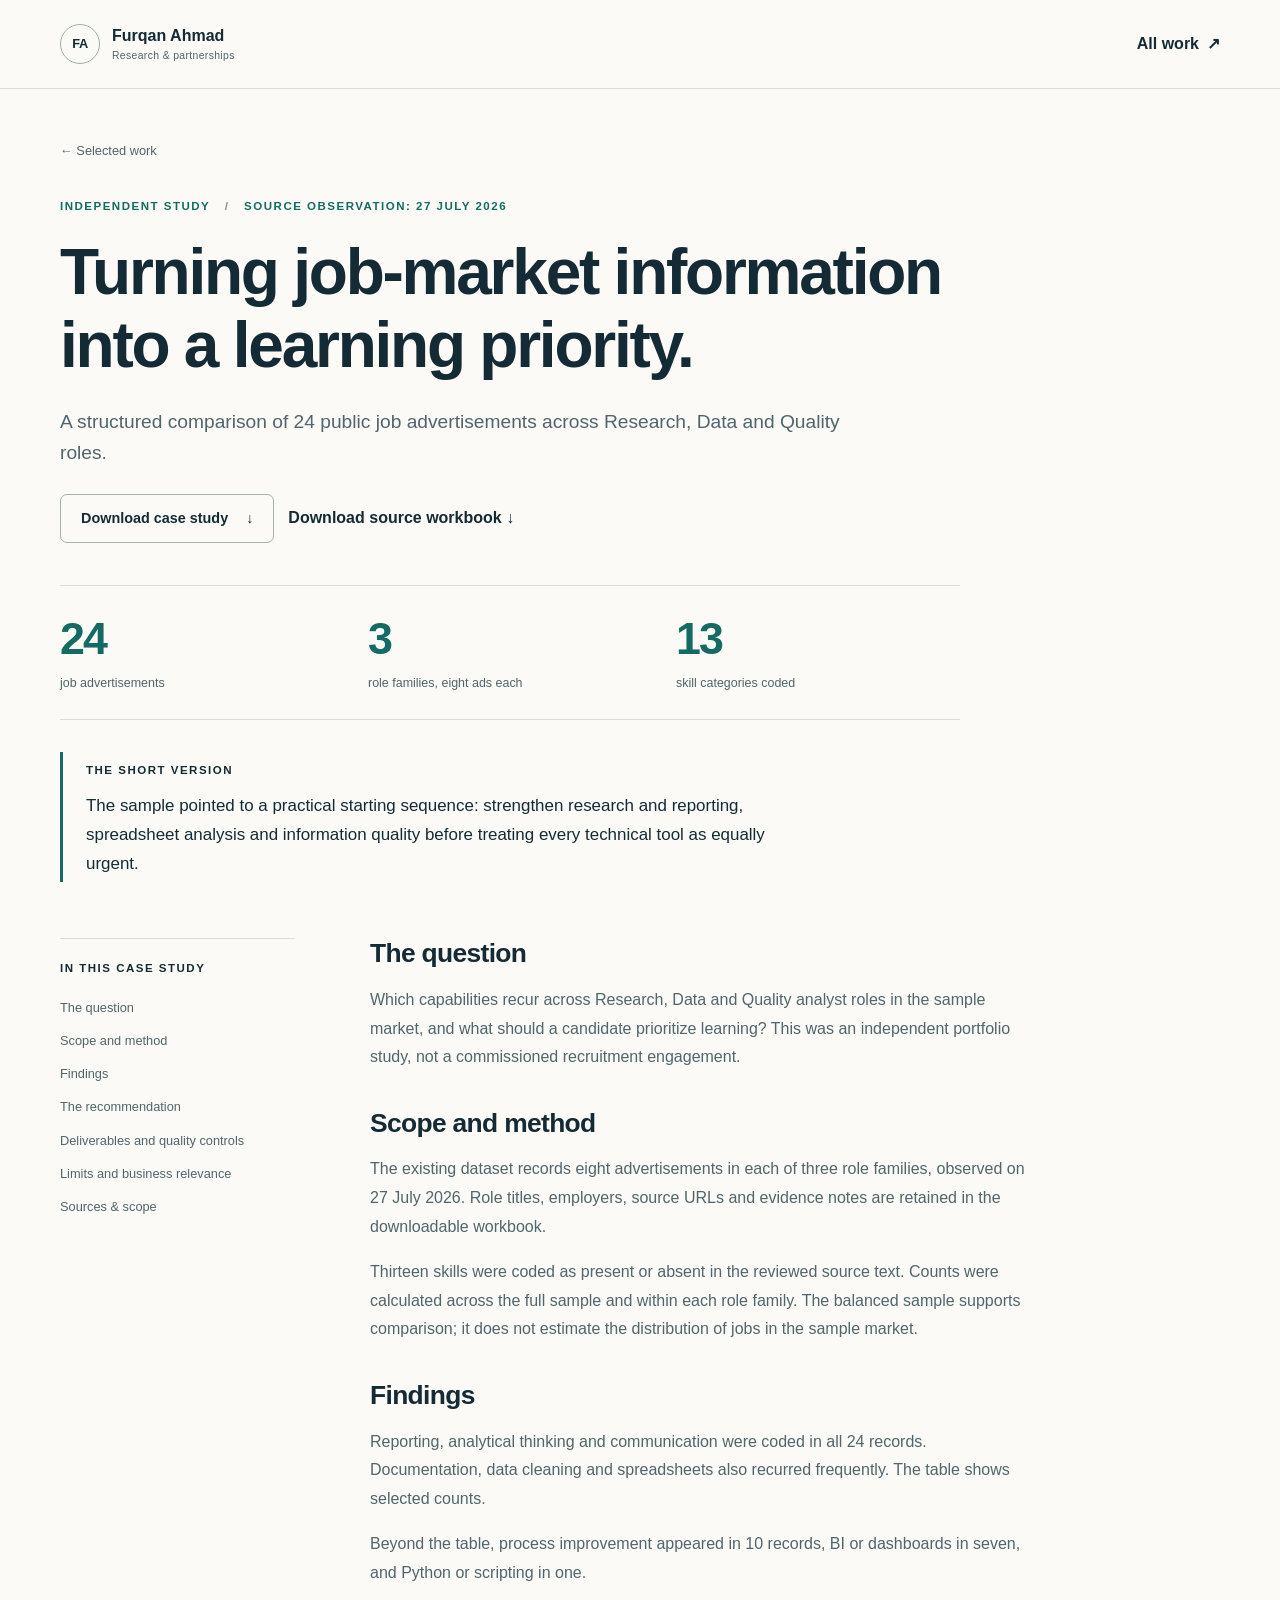
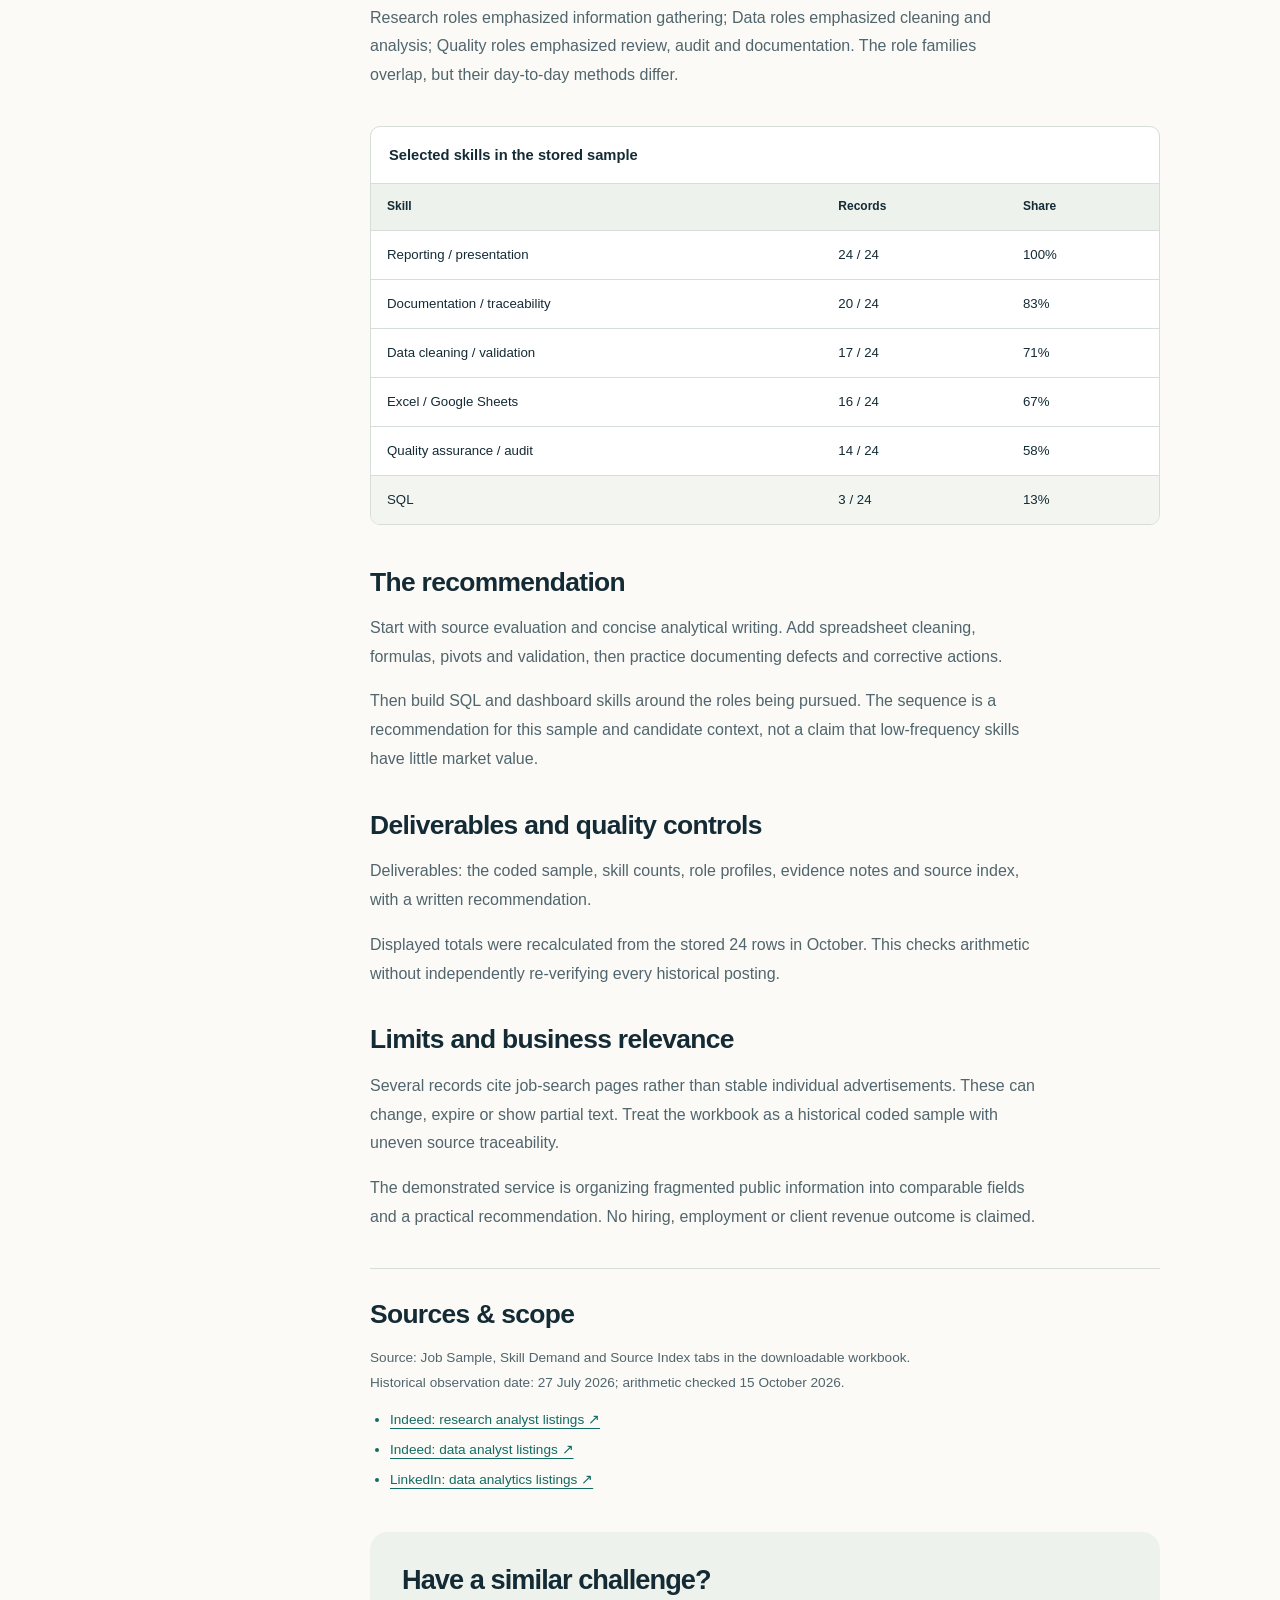
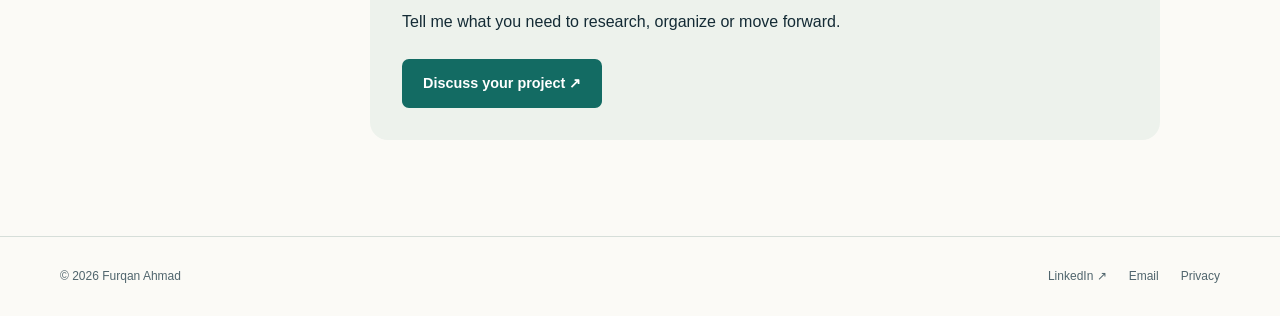
<file: projects/analyst-job-market.html>
<!doctype html>
<html lang="en"><head><meta charset="utf-8"><meta name="viewport" content="width=device-width, initial-scale=1">
<title>Analyst job-market study | Furqan Ahmad</title><meta name="description" content="A structured comparison of 24 public job advertisements across Research, Data and Quality roles.">
<meta name="theme-color" content="#0b1723"><link rel="canonical" href="https://furqanahmad.com/projects/analyst-job-market.html">
<link rel="icon" href="/assets/images/favicon.svg" type="image/svg+xml">
<link rel="stylesheet" href="/assets/css/style.css?v=20261015">
<meta property="og:type" content="website"><meta property="og:title" content="Analyst job-market study | Furqan Ahmad">
<meta property="og:description" content="A structured comparison of 24 public job advertisements across Research, Data and Quality roles."><meta property="og:url" content="https://furqanahmad.com/projects/analyst-job-market.html">
<meta property="og:image" content="https://furqanahmad.com/assets/images/profile-photo.jpeg"><meta name="twitter:card" content="summary">

</head><body><a class="skip-link" href="#main-content">Skip to content</a><header class="site-header"><div class="container nav-wrap">
<a class="brand" href="/" aria-label="Furqan Ahmad, home"><span class="brand-mark" aria-hidden="true">FA</span><span>Furqan Ahmad<span class="brand-sub">Research &amp; partnerships</span></span></a>
<nav aria-label="Case study navigation"><a class="text-link" href="/#work">All work <span aria-hidden="true">↗</span></a></nav>
</div></header>
<main id="main-content" tabindex="-1"><div class="container case-intro"><a class="breadcrumb" href="/#work">← Selected work</a><p class="eyebrow">Independent study <span>/</span> Source observation: 27 July 2026</p><h1>Turning job-market information into a learning priority.</h1><p class="lead">A structured comparison of 24 public job advertisements across Research, Data and Quality roles.</p><div class="button-row"><a class="btn btn-secondary" href="/assets/documents/Analyst_Job_Market_Skills_Study.pdf" download>Download case study <span aria-hidden="true">↓</span></a><a class="text-link" href="/assets/documents/Analyst_Job_Market_and_Data_Quality.xlsx" download>Download source workbook ↓</a></div><dl class="metrics"><div><dt>job advertisements</dt><dd>24</dd></div><div><dt>role families, eight ads each</dt><dd>3</dd></div><div><dt>skill categories coded</dt><dd>13</dd></div></dl><div class="case-summary"><span class="eyebrow">The short version</span><p>The sample pointed to a practical starting sequence: strengthen research and reporting, spreadsheet analysis and information quality before treating every technical tool as equally urgent.</p></div></div>
<div class="container article-layout"><aside class="article-nav"><p class="eyebrow">In this case study</p><nav aria-label="Case study contents"><a href="#section-0">The question</a><a href="#section-1">Scope and method</a><a href="#section-2">Findings</a><a href="#section-3">The recommendation</a><a href="#section-4">Deliverables and quality controls</a><a href="#section-5">Limits and business relevance</a><a href="#sources">Sources &amp; scope</a></nav></aside><article class="article-body"><section class="article-section" id="section-0"><h2>The question</h2><p>Which capabilities recur across Research, Data and Quality analyst roles in the sample market, and what should a candidate prioritize learning? This was an independent portfolio study, not a commissioned recruitment engagement.</p></section><section class="article-section" id="section-1"><h2>Scope and method</h2><p>The existing dataset records eight advertisements in each of three role families, observed on 27 July 2026. Role titles, employers, source URLs and evidence notes are retained in the downloadable workbook.</p><p>Thirteen skills were coded as present or absent in the reviewed source text. Counts were calculated across the full sample and within each role family. The balanced sample supports comparison; it does not estimate the distribution of jobs in the sample market.</p></section><section class="article-section" id="section-2"><h2>Findings</h2><p>Reporting, analytical thinking and communication were coded in all 24 records. Documentation, data cleaning and spreadsheets also recurred frequently. The table shows selected counts.</p><p>Beyond the table, process improvement appeared in 10 records, BI or dashboards in seven, and Python or scripting in one.</p><p>Research roles emphasized information gathering; Data roles emphasized cleaning and analysis; Quality roles emphasized review, audit and documentation. The role families overlap, but their day-to-day methods differ.</p></section><div class="table-scroll" role="region" aria-label="Selected skills in the stored sample, scroll for all columns" tabindex="0"><table><caption>Selected skills in the stored sample</caption><thead><tr><th scope="col">Skill</th><th scope="col">Records</th><th scope="col">Share</th></tr></thead><tbody><tr><th scope="row">Reporting / presentation</th><td>24 / 24</td><td>100%</td></tr><tr><th scope="row">Documentation / traceability</th><td>20 / 24</td><td>83%</td></tr><tr><th scope="row">Data cleaning / validation</th><td>17 / 24</td><td>71%</td></tr><tr><th scope="row">Excel / Google Sheets</th><td>16 / 24</td><td>67%</td></tr><tr><th scope="row">Quality assurance / audit</th><td>14 / 24</td><td>58%</td></tr><tr><th scope="row">SQL</th><td>3 / 24</td><td>13%</td></tr></tbody></table></div><section class="article-section" id="section-3"><h2>The recommendation</h2><p>Start with source evaluation and concise analytical writing. Add spreadsheet cleaning, formulas, pivots and validation, then practice documenting defects and corrective actions.</p><p>Then build SQL and dashboard skills around the roles being pursued. The sequence is a recommendation for this sample and candidate context, not a claim that low-frequency skills have little market value.</p></section><section class="article-section" id="section-4"><h2>Deliverables and quality controls</h2><p>Deliverables: the coded sample, skill counts, role profiles, evidence notes and source index, with a written recommendation.</p><p>Displayed totals were recalculated from the stored 24 rows in October. This checks arithmetic without independently re-verifying every historical posting.</p></section><section class="article-section" id="section-5"><h2>Limits and business relevance</h2><p>Several records cite job-search pages rather than stable individual advertisements. These can change, expire or show partial text. Treat the workbook as a historical coded sample with uneven source traceability.</p><p>The demonstrated service is organizing fragmented public information into comparable fields and a practical recommendation. No hiring, employment or client revenue outcome is claimed.</p></section><section class="article-section source-section" id="sources"><h2>Sources &amp; scope</h2><p>Source: Job Sample, Skill Demand and Source Index tabs in the downloadable workbook. Historical observation date: 27 July 2026; arithmetic checked 15 October 2026.</p><ul class="source-list"><li><a href="https://pk.indeed.com/q-research-analyst-jobs.html" target="_blank" rel="noopener noreferrer">Indeed: research analyst listings ↗</a></li><li><a href="https://pk.indeed.com/q-data-analyst-l-lahore-jobs.html" target="_blank" rel="noopener noreferrer">Indeed: data analyst listings ↗</a></li><li><a href="https://pk.linkedin.com/jobs/data-analytics-jobs" target="_blank" rel="noopener noreferrer">LinkedIn: data analytics listings ↗</a></li></ul></section><div class="case-cta"><h2>Have a similar challenge?</h2><p>Tell me what you need to research, organize or move forward.</p><a class="btn btn-primary" href="/#contact">Discuss your project ↗</a></div></article></div></main><footer class="site-footer"><div class="container footer-wrap"><span>© <span data-current-year>2026</span> Furqan Ahmad</span><div><a href="https://www.linkedin.com/in/chfurqanahmad" target="_blank" rel="noopener noreferrer">LinkedIn ↗</a><a href="mailto:thisisfurqanahmad@gmail.com">Email</a><a href="/privacy.html">Privacy</a></div></div></footer><script src="/assets/js/main.js?v=20261015" defer></script></body></html>
</file>
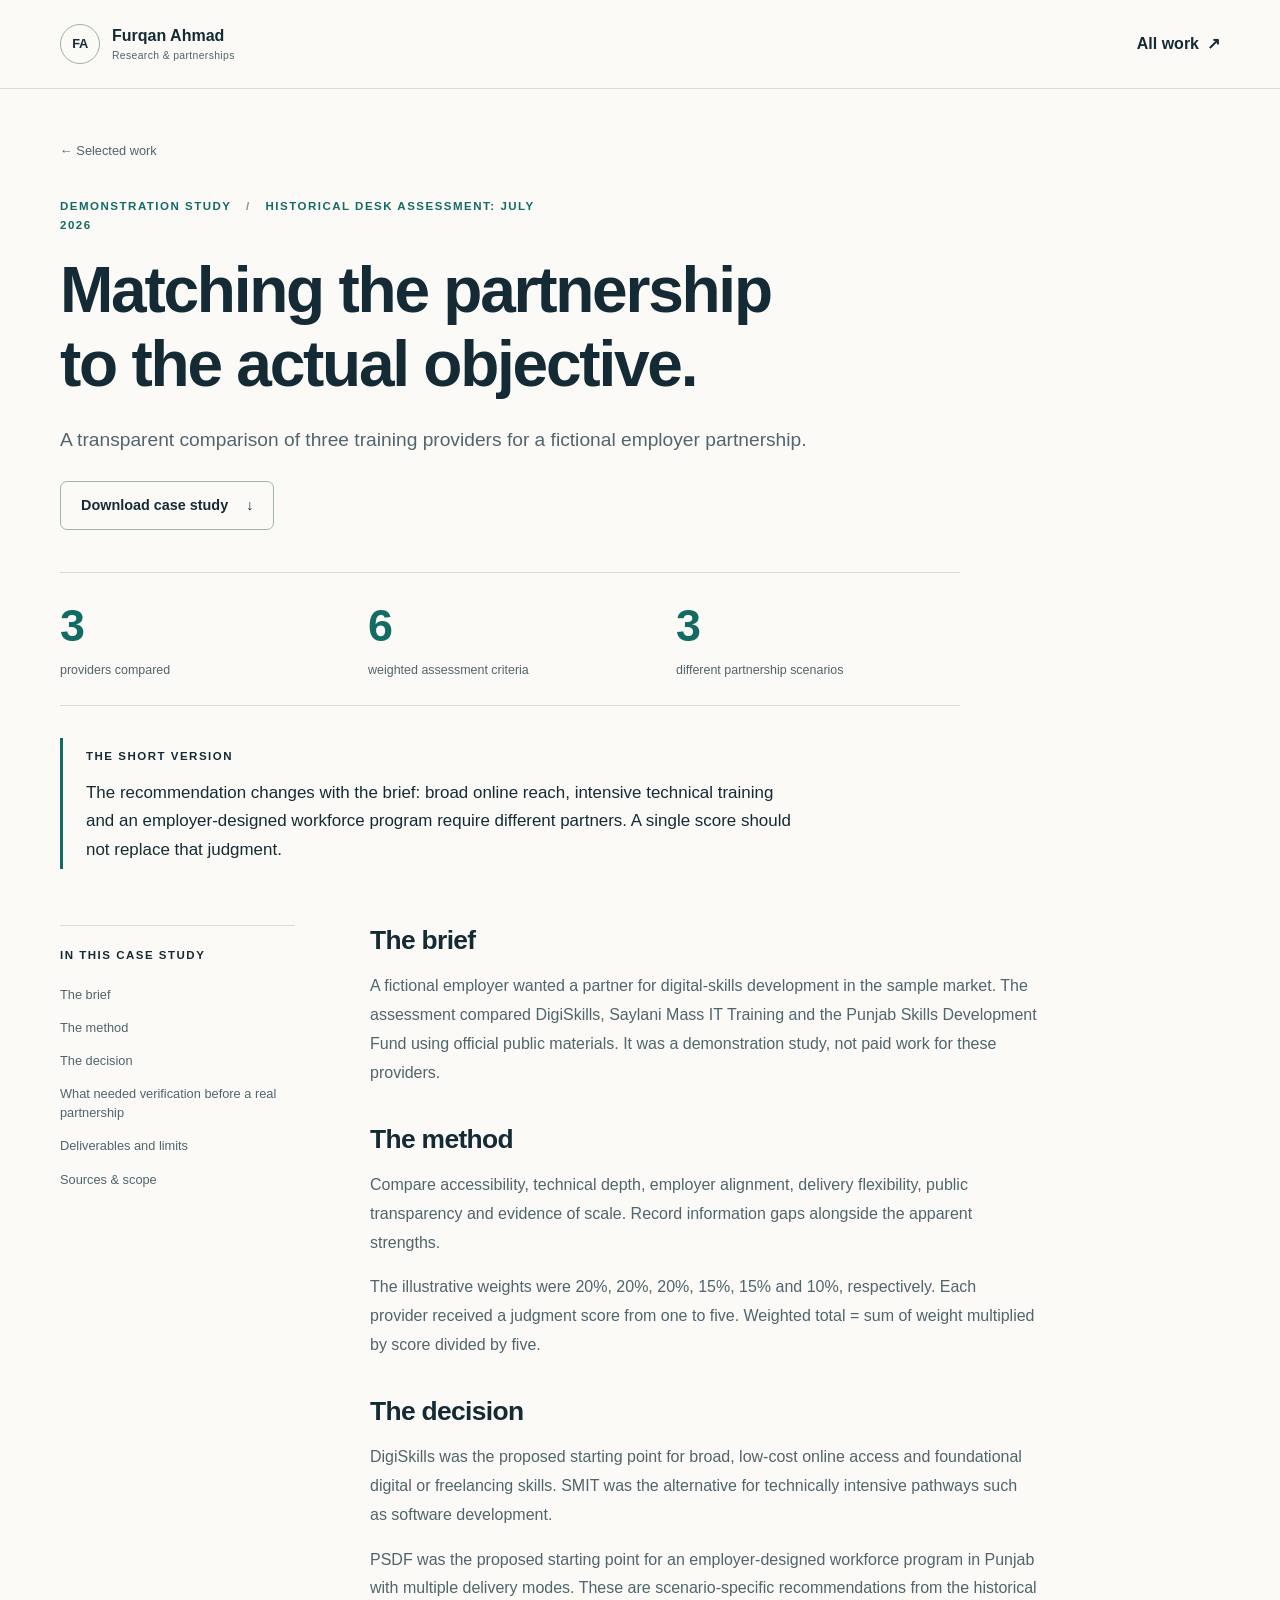
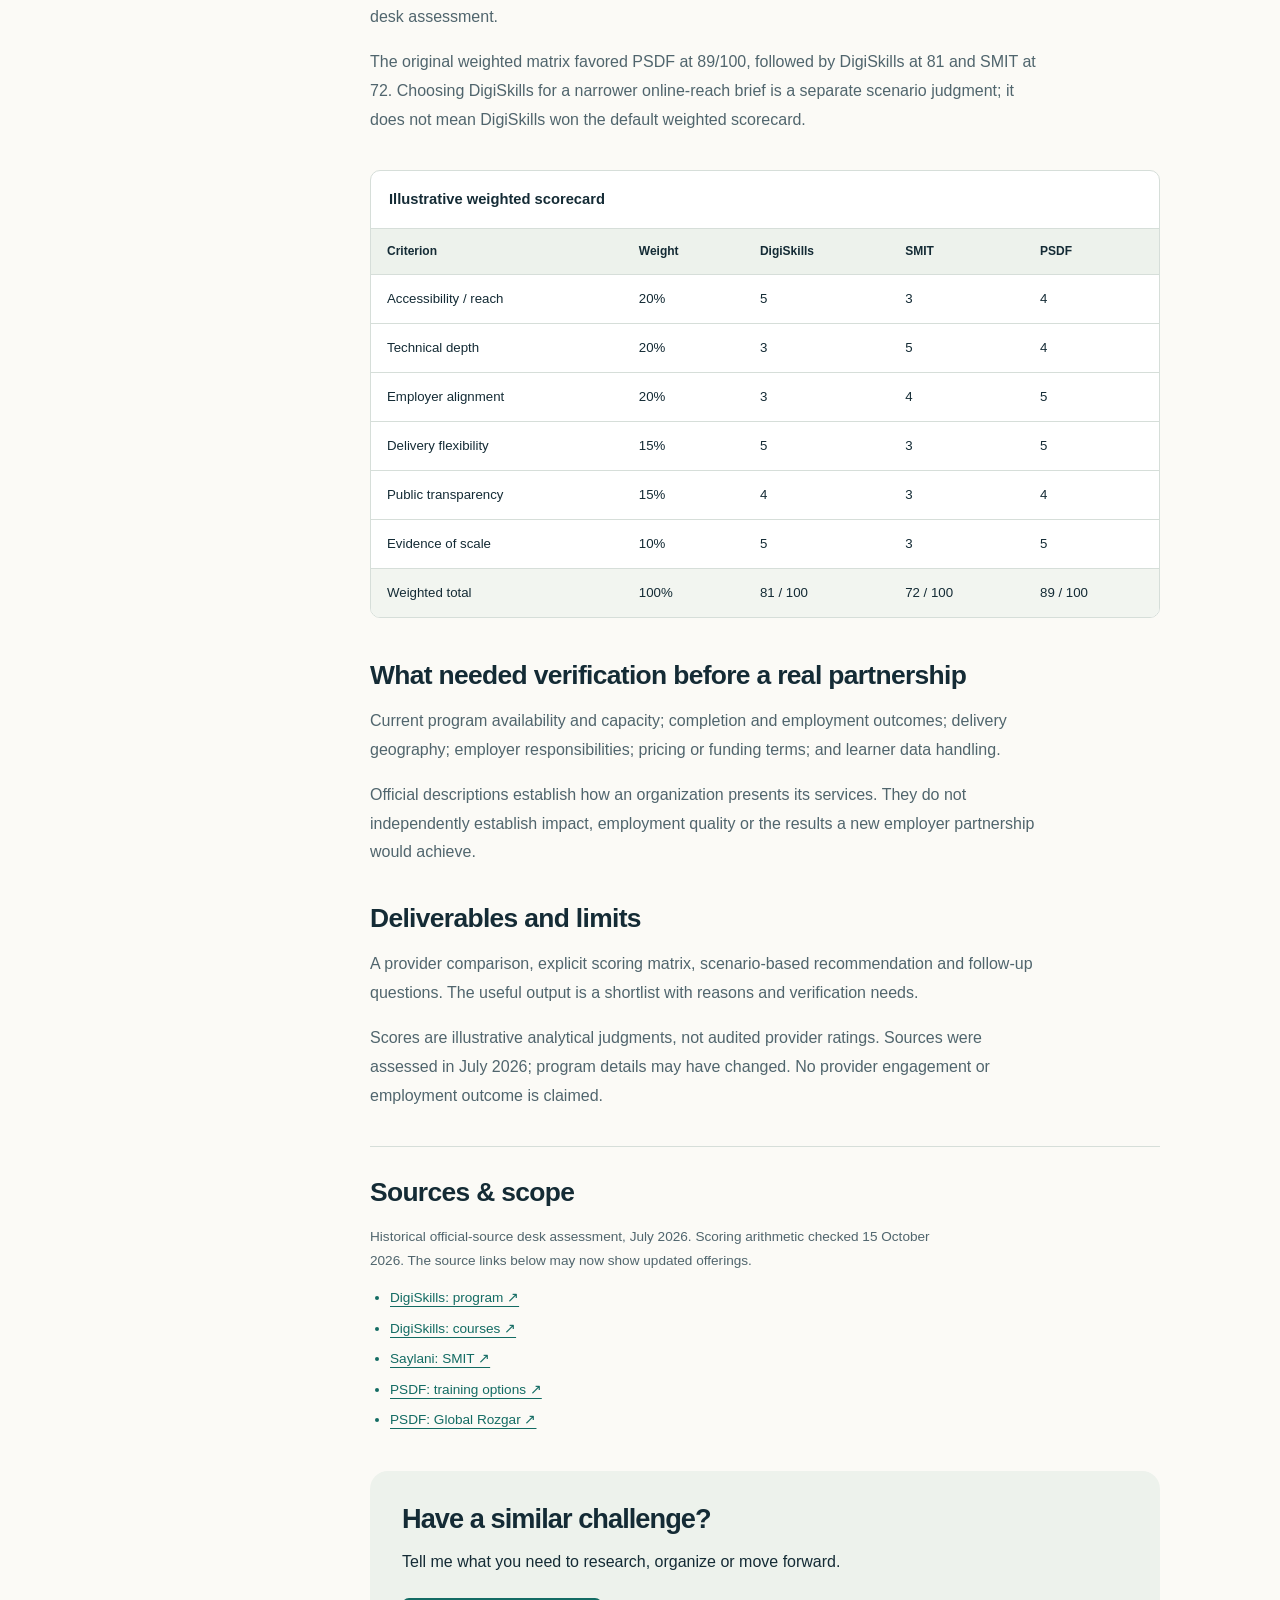
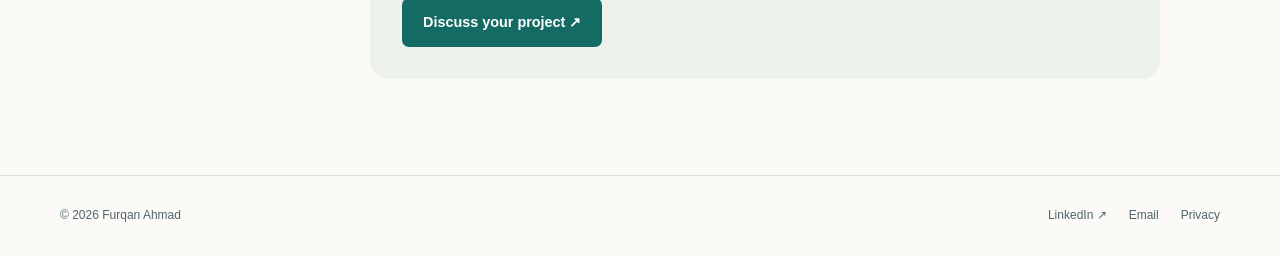
<file: projects/digital-skills-provider-assessment.html>
<!doctype html>
<html lang="en"><head><meta charset="utf-8"><meta name="viewport" content="width=device-width, initial-scale=1">
<title>Digital-skills provider assessment | Furqan Ahmad</title><meta name="description" content="A transparent comparison of three training providers for a fictional employer partnership.">
<meta name="theme-color" content="#0b1723"><link rel="canonical" href="https://furqanahmad.com/projects/digital-skills-provider-assessment.html">
<link rel="icon" href="/assets/images/favicon.svg" type="image/svg+xml">
<link rel="stylesheet" href="/assets/css/style.css?v=20261015">
<meta property="og:type" content="website"><meta property="og:title" content="Digital-skills provider assessment | Furqan Ahmad">
<meta property="og:description" content="A transparent comparison of three training providers for a fictional employer partnership."><meta property="og:url" content="https://furqanahmad.com/projects/digital-skills-provider-assessment.html">
<meta property="og:image" content="https://furqanahmad.com/assets/images/profile-photo.jpeg"><meta name="twitter:card" content="summary">

</head><body><a class="skip-link" href="#main-content">Skip to content</a><header class="site-header"><div class="container nav-wrap">
<a class="brand" href="/" aria-label="Furqan Ahmad, home"><span class="brand-mark" aria-hidden="true">FA</span><span>Furqan Ahmad<span class="brand-sub">Research &amp; partnerships</span></span></a>
<nav aria-label="Case study navigation"><a class="text-link" href="/#work">All work <span aria-hidden="true">↗</span></a></nav>
</div></header>
<main id="main-content" tabindex="-1"><div class="container case-intro"><a class="breadcrumb" href="/#work">← Selected work</a><p class="eyebrow">Demonstration study <span>/</span> Historical desk assessment: July 2026</p><h1>Matching the partnership to the actual objective.</h1><p class="lead">A transparent comparison of three training providers for a fictional employer partnership.</p><div class="button-row"><a class="btn btn-secondary" href="/assets/documents/Furqan_Ahmad_Digital_Skills_Provider_Case_Study.pdf" download>Download case study <span aria-hidden="true">↓</span></a></div><dl class="metrics"><div><dt>providers compared</dt><dd>3</dd></div><div><dt>weighted assessment criteria</dt><dd>6</dd></div><div><dt>different partnership scenarios</dt><dd>3</dd></div></dl><div class="case-summary"><span class="eyebrow">The short version</span><p>The recommendation changes with the brief: broad online reach, intensive technical training and an employer-designed workforce program require different partners. A single score should not replace that judgment.</p></div></div>
<div class="container article-layout"><aside class="article-nav"><p class="eyebrow">In this case study</p><nav aria-label="Case study contents"><a href="#section-0">The brief</a><a href="#section-1">The method</a><a href="#section-2">The decision</a><a href="#section-3">What needed verification before a real partnership</a><a href="#section-4">Deliverables and limits</a><a href="#sources">Sources &amp; scope</a></nav></aside><article class="article-body"><section class="article-section" id="section-0"><h2>The brief</h2><p>A fictional employer wanted a partner for digital-skills development in the sample market. The assessment compared DigiSkills, Saylani Mass IT Training and the Punjab Skills Development Fund using official public materials. It was a demonstration study, not paid work for these providers.</p></section><section class="article-section" id="section-1"><h2>The method</h2><p>Compare accessibility, technical depth, employer alignment, delivery flexibility, public transparency and evidence of scale. Record information gaps alongside the apparent strengths.</p><p>The illustrative weights were 20%, 20%, 20%, 15%, 15% and 10%, respectively. Each provider received a judgment score from one to five. Weighted total = sum of weight multiplied by score divided by five.</p></section><section class="article-section" id="section-2"><h2>The decision</h2><p>DigiSkills was the proposed starting point for broad, low-cost online access and foundational digital or freelancing skills. SMIT was the alternative for technically intensive pathways such as software development.</p><p>PSDF was the proposed starting point for an employer-designed workforce program in Punjab with multiple delivery modes. These are scenario-specific recommendations from the historical desk assessment.</p><p>The original weighted matrix favored PSDF at 89/100, followed by DigiSkills at 81 and SMIT at 72. Choosing DigiSkills for a narrower online-reach brief is a separate scenario judgment; it does not mean DigiSkills won the default weighted scorecard.</p></section><div class="table-scroll" role="region" aria-label="Illustrative weighted scorecard, scroll for all columns" tabindex="0"><table><caption>Illustrative weighted scorecard</caption><thead><tr><th scope="col">Criterion</th><th scope="col">Weight</th><th scope="col">DigiSkills</th><th scope="col">SMIT</th><th scope="col">PSDF</th></tr></thead><tbody><tr><th scope="row">Accessibility / reach</th><td>20%</td><td>5</td><td>3</td><td>4</td></tr><tr><th scope="row">Technical depth</th><td>20%</td><td>3</td><td>5</td><td>4</td></tr><tr><th scope="row">Employer alignment</th><td>20%</td><td>3</td><td>4</td><td>5</td></tr><tr><th scope="row">Delivery flexibility</th><td>15%</td><td>5</td><td>3</td><td>5</td></tr><tr><th scope="row">Public transparency</th><td>15%</td><td>4</td><td>3</td><td>4</td></tr><tr><th scope="row">Evidence of scale</th><td>10%</td><td>5</td><td>3</td><td>5</td></tr><tr><th scope="row">Weighted total</th><td>100%</td><td>81 / 100</td><td>72 / 100</td><td>89 / 100</td></tr></tbody></table></div><section class="article-section" id="section-3"><h2>What needed verification before a real partnership</h2><p>Current program availability and capacity; completion and employment outcomes; delivery geography; employer responsibilities; pricing or funding terms; and learner data handling.</p><p>Official descriptions establish how an organization presents its services. They do not independently establish impact, employment quality or the results a new employer partnership would achieve.</p></section><section class="article-section" id="section-4"><h2>Deliverables and limits</h2><p>A provider comparison, explicit scoring matrix, scenario-based recommendation and follow-up questions. The useful output is a shortlist with reasons and verification needs.</p><p>Scores are illustrative analytical judgments, not audited provider ratings. Sources were assessed in July 2026; program details may have changed. No provider engagement or employment outcome is claimed.</p></section><section class="article-section source-section" id="sources"><h2>Sources &amp; scope</h2><p>Historical official-source desk assessment, July 2026. Scoring arithmetic checked 15 October 2026. The source links below may now show updated offerings.</p><ul class="source-list"><li><a href="https://www.digiskills.pk/" target="_blank" rel="noopener noreferrer">DigiSkills: program ↗</a></li><li><a href="https://www.digiskills.pk/Courses.aspx" target="_blank" rel="noopener noreferrer">DigiSkills: courses ↗</a></li><li><a href="https://saylaniwelfare.com/services/education/technical-education/saylani-mass-it-training" target="_blank" rel="noopener noreferrer">Saylani: SMIT ↗</a></li><li><a href="https://www.psdf.org.pk/get-involved/training-options/" target="_blank" rel="noopener noreferrer">PSDF: training options ↗</a></li><li><a href="https://www.psdf.org.pk/global-rozgar/" target="_blank" rel="noopener noreferrer">PSDF: Global Rozgar ↗</a></li></ul></section><div class="case-cta"><h2>Have a similar challenge?</h2><p>Tell me what you need to research, organize or move forward.</p><a class="btn btn-primary" href="/#contact">Discuss your project ↗</a></div></article></div></main><footer class="site-footer"><div class="container footer-wrap"><span>© <span data-current-year>2026</span> Furqan Ahmad</span><div><a href="https://www.linkedin.com/in/chfurqanahmad" target="_blank" rel="noopener noreferrer">LinkedIn ↗</a><a href="mailto:thisisfurqanahmad@gmail.com">Email</a><a href="/privacy.html">Privacy</a></div></div></footer><script src="/assets/js/main.js?v=20261015" defer></script></body></html>
</file>
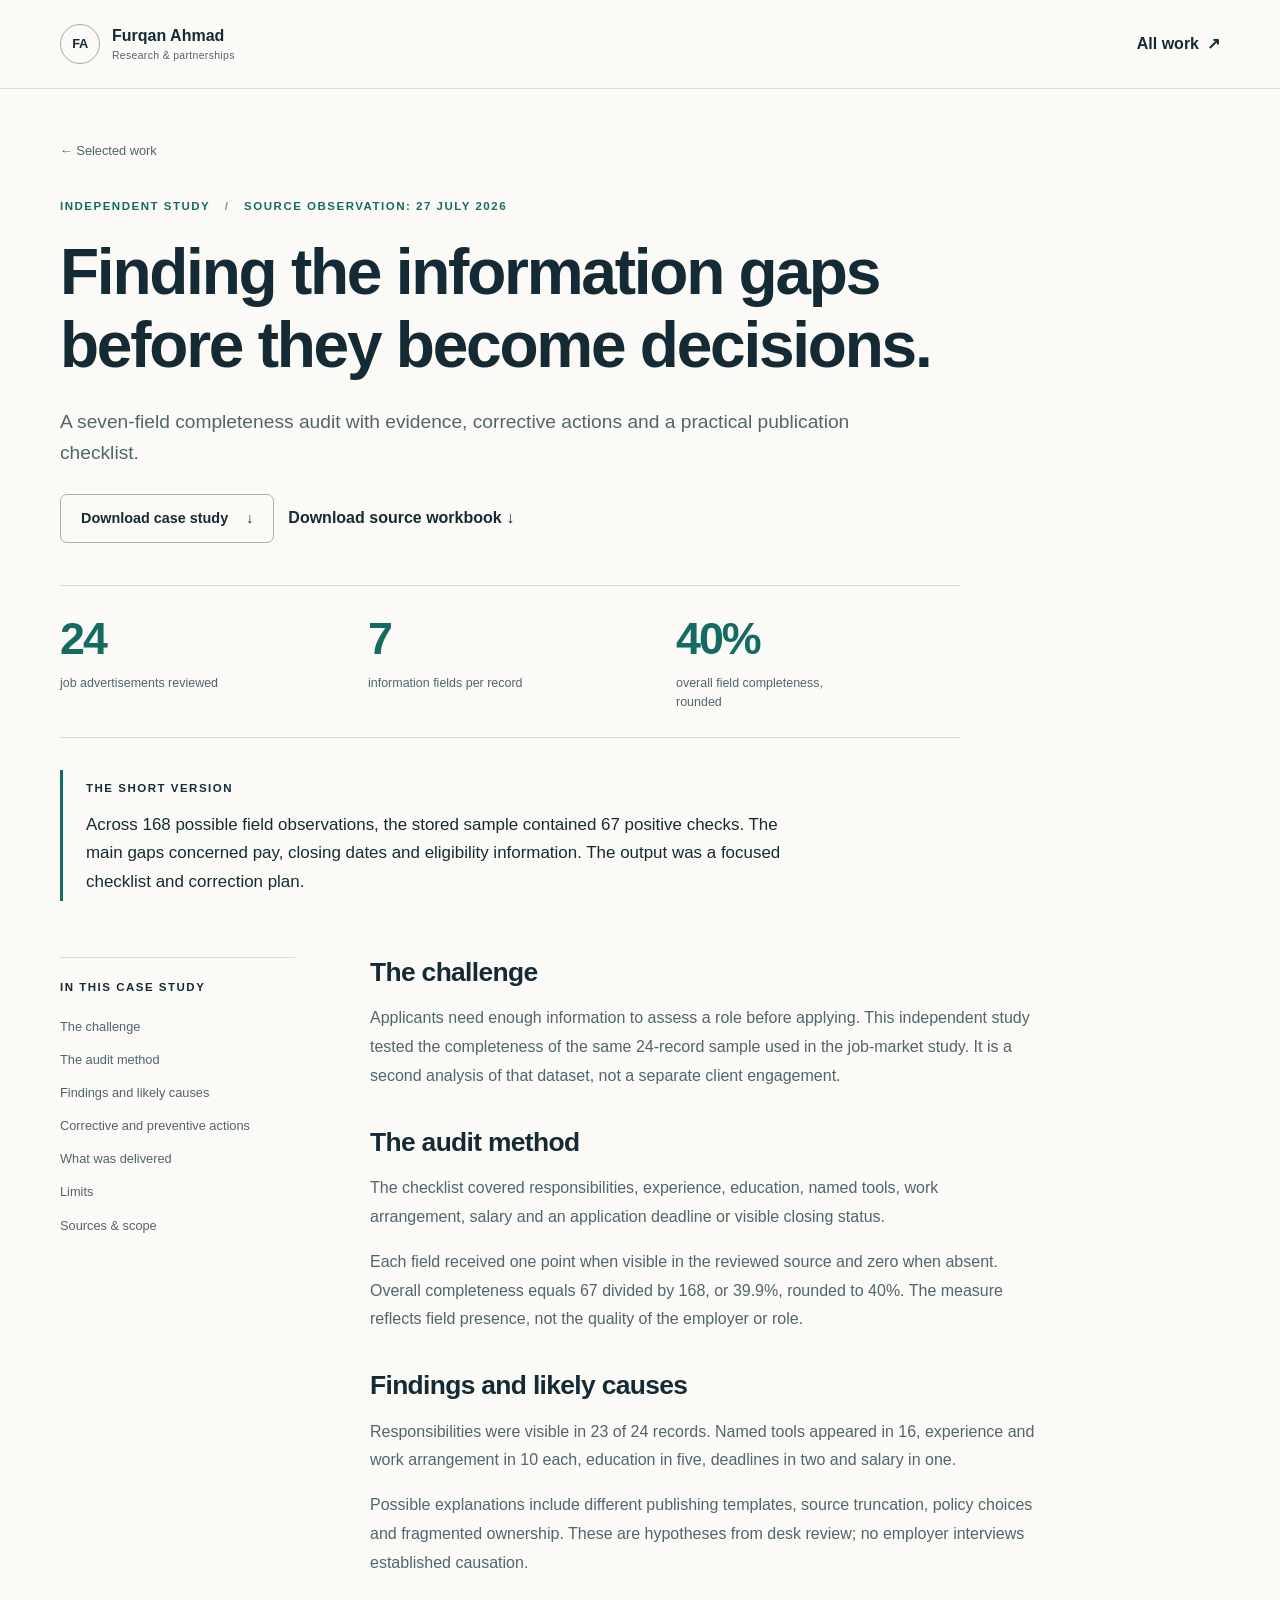
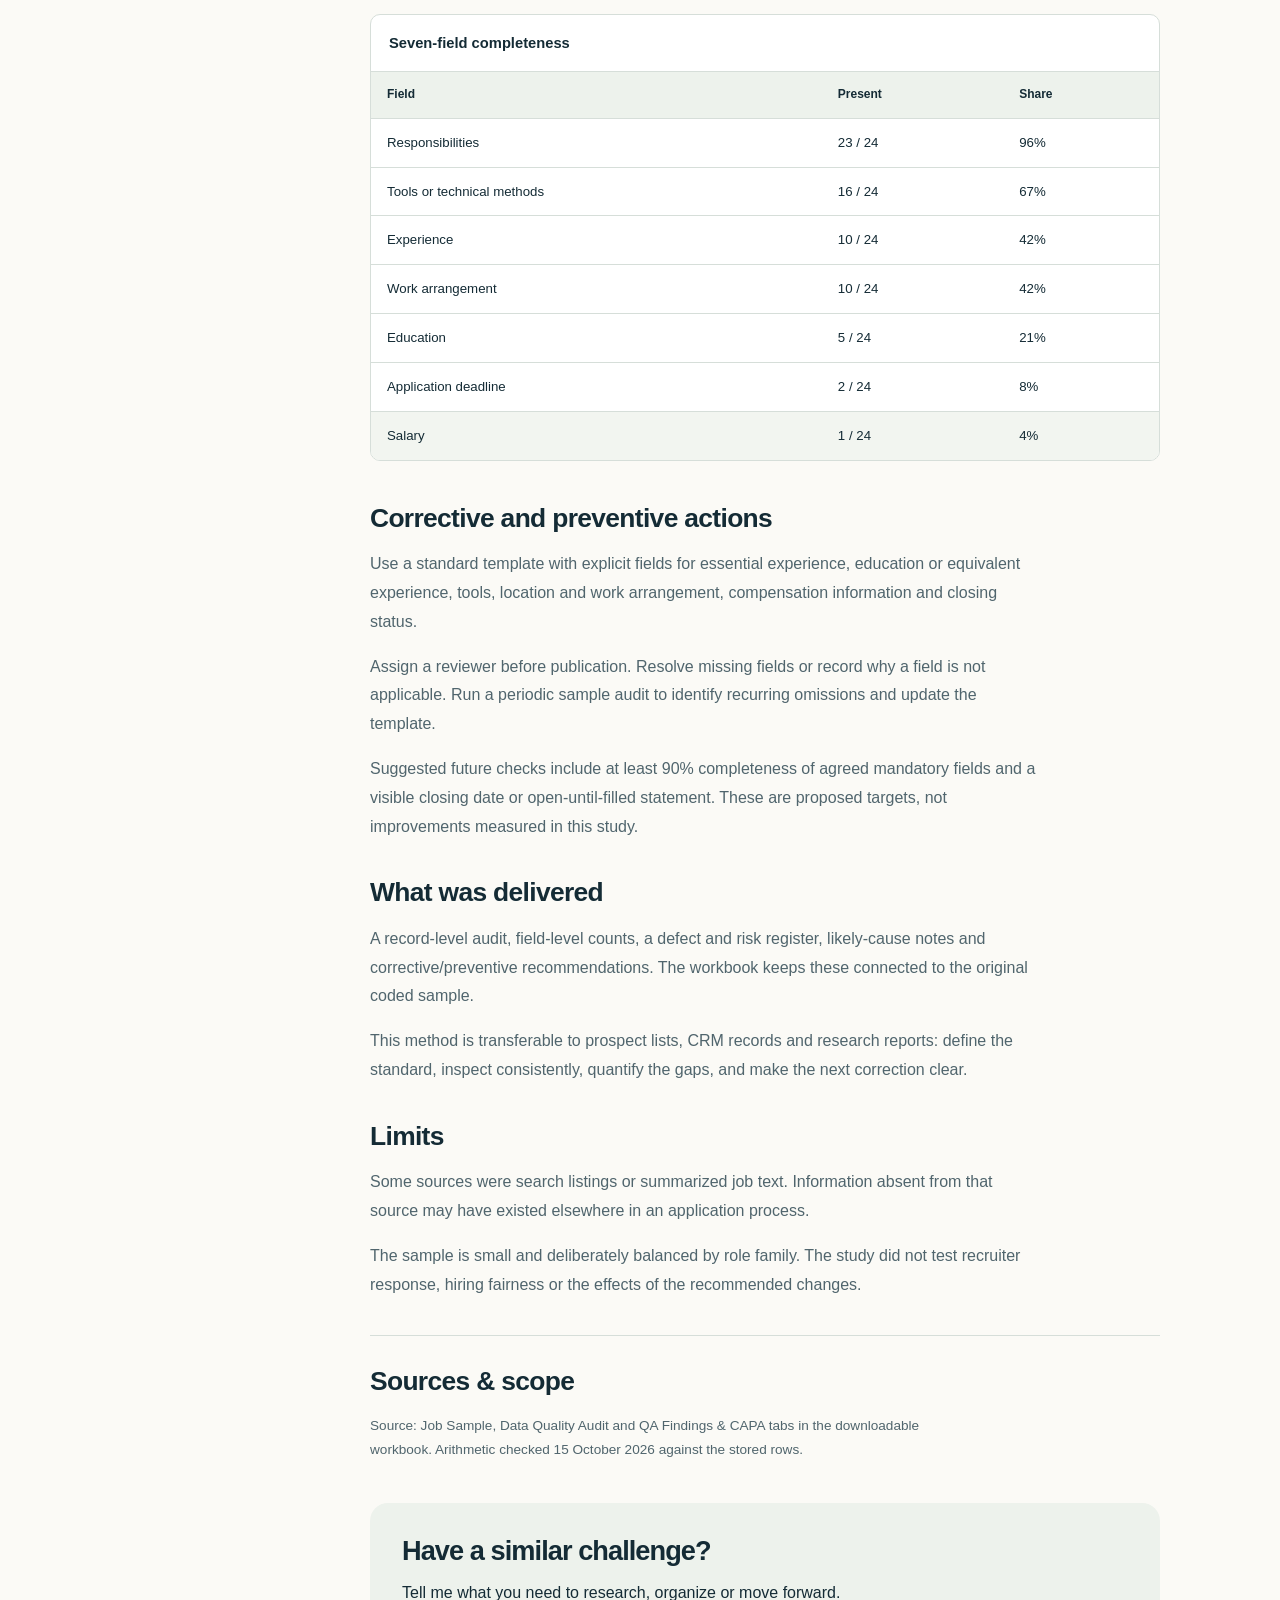
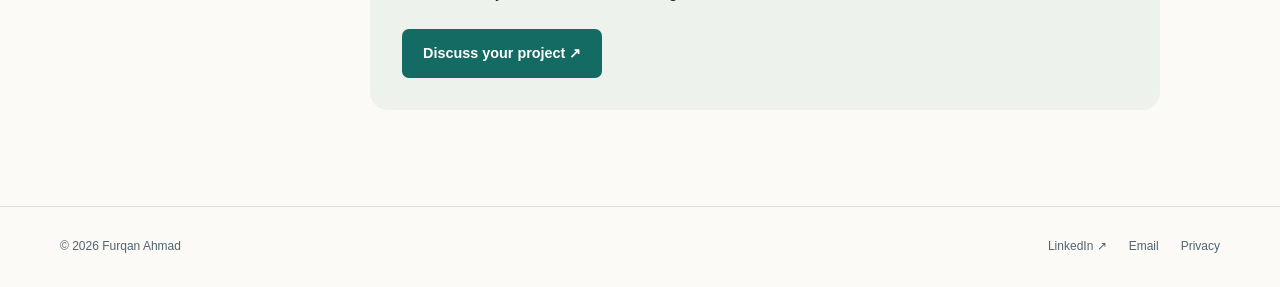
<file: projects/job-posting-data-quality-audit.html>
<!doctype html>
<html lang="en"><head><meta charset="utf-8"><meta name="viewport" content="width=device-width, initial-scale=1">
<title>Job-posting information quality audit | Furqan Ahmad</title><meta name="description" content="A seven-field completeness audit with evidence, corrective actions and a practical publication checklist.">
<meta name="theme-color" content="#0b1723"><link rel="canonical" href="https://furqanahmad.com/projects/job-posting-data-quality-audit.html">
<link rel="icon" href="/assets/images/favicon.svg" type="image/svg+xml">
<link rel="stylesheet" href="/assets/css/style.css?v=20261015">
<meta property="og:type" content="website"><meta property="og:title" content="Job-posting information quality audit | Furqan Ahmad">
<meta property="og:description" content="A seven-field completeness audit with evidence, corrective actions and a practical publication checklist."><meta property="og:url" content="https://furqanahmad.com/projects/job-posting-data-quality-audit.html">
<meta property="og:image" content="https://furqanahmad.com/assets/images/profile-photo.jpeg"><meta name="twitter:card" content="summary">

</head><body><a class="skip-link" href="#main-content">Skip to content</a><header class="site-header"><div class="container nav-wrap">
<a class="brand" href="/" aria-label="Furqan Ahmad, home"><span class="brand-mark" aria-hidden="true">FA</span><span>Furqan Ahmad<span class="brand-sub">Research &amp; partnerships</span></span></a>
<nav aria-label="Case study navigation"><a class="text-link" href="/#work">All work <span aria-hidden="true">↗</span></a></nav>
</div></header>
<main id="main-content" tabindex="-1"><div class="container case-intro"><a class="breadcrumb" href="/#work">← Selected work</a><p class="eyebrow">Independent study <span>/</span> Source observation: 27 July 2026</p><h1>Finding the information gaps before they become decisions.</h1><p class="lead">A seven-field completeness audit with evidence, corrective actions and a practical publication checklist.</p><div class="button-row"><a class="btn btn-secondary" href="/assets/documents/Job_Posting_Data_Quality_Audit.pdf" download>Download case study <span aria-hidden="true">↓</span></a><a class="text-link" href="/assets/documents/Analyst_Job_Market_and_Data_Quality.xlsx" download>Download source workbook ↓</a></div><dl class="metrics"><div><dt>job advertisements reviewed</dt><dd>24</dd></div><div><dt>information fields per record</dt><dd>7</dd></div><div><dt>overall field completeness, rounded</dt><dd>40%</dd></div></dl><div class="case-summary"><span class="eyebrow">The short version</span><p>Across 168 possible field observations, the stored sample contained 67 positive checks. The main gaps concerned pay, closing dates and eligibility information. The output was a focused checklist and correction plan.</p></div></div>
<div class="container article-layout"><aside class="article-nav"><p class="eyebrow">In this case study</p><nav aria-label="Case study contents"><a href="#section-0">The challenge</a><a href="#section-1">The audit method</a><a href="#section-2">Findings and likely causes</a><a href="#section-3">Corrective and preventive actions</a><a href="#section-4">What was delivered</a><a href="#section-5">Limits</a><a href="#sources">Sources &amp; scope</a></nav></aside><article class="article-body"><section class="article-section" id="section-0"><h2>The challenge</h2><p>Applicants need enough information to assess a role before applying. This independent study tested the completeness of the same 24-record sample used in the job-market study. It is a second analysis of that dataset, not a separate client engagement.</p></section><section class="article-section" id="section-1"><h2>The audit method</h2><p>The checklist covered responsibilities, experience, education, named tools, work arrangement, salary and an application deadline or visible closing status.</p><p>Each field received one point when visible in the reviewed source and zero when absent. Overall completeness equals 67 divided by 168, or 39.9%, rounded to 40%. The measure reflects field presence, not the quality of the employer or role.</p></section><section class="article-section" id="section-2"><h2>Findings and likely causes</h2><p>Responsibilities were visible in 23 of 24 records. Named tools appeared in 16, experience and work arrangement in 10 each, education in five, deadlines in two and salary in one.</p><p>Possible explanations include different publishing templates, source truncation, policy choices and fragmented ownership. These are hypotheses from desk review; no employer interviews established causation.</p></section><div class="table-scroll" role="region" aria-label="Seven-field completeness, scroll for all columns" tabindex="0"><table><caption>Seven-field completeness</caption><thead><tr><th scope="col">Field</th><th scope="col">Present</th><th scope="col">Share</th></tr></thead><tbody><tr><th scope="row">Responsibilities</th><td>23 / 24</td><td>96%</td></tr><tr><th scope="row">Tools or technical methods</th><td>16 / 24</td><td>67%</td></tr><tr><th scope="row">Experience</th><td>10 / 24</td><td>42%</td></tr><tr><th scope="row">Work arrangement</th><td>10 / 24</td><td>42%</td></tr><tr><th scope="row">Education</th><td>5 / 24</td><td>21%</td></tr><tr><th scope="row">Application deadline</th><td>2 / 24</td><td>8%</td></tr><tr><th scope="row">Salary</th><td>1 / 24</td><td>4%</td></tr></tbody></table></div><section class="article-section" id="section-3"><h2>Corrective and preventive actions</h2><p>Use a standard template with explicit fields for essential experience, education or equivalent experience, tools, location and work arrangement, compensation information and closing status.</p><p>Assign a reviewer before publication. Resolve missing fields or record why a field is not applicable. Run a periodic sample audit to identify recurring omissions and update the template.</p><p>Suggested future checks include at least 90% completeness of agreed mandatory fields and a visible closing date or open-until-filled statement. These are proposed targets, not improvements measured in this study.</p></section><section class="article-section" id="section-4"><h2>What was delivered</h2><p>A record-level audit, field-level counts, a defect and risk register, likely-cause notes and corrective/preventive recommendations. The workbook keeps these connected to the original coded sample.</p><p>This method is transferable to prospect lists, CRM records and research reports: define the standard, inspect consistently, quantify the gaps, and make the next correction clear.</p></section><section class="article-section" id="section-5"><h2>Limits</h2><p>Some sources were search listings or summarized job text. Information absent from that source may have existed elsewhere in an application process.</p><p>The sample is small and deliberately balanced by role family. The study did not test recruiter response, hiring fairness or the effects of the recommended changes.</p></section><section class="article-section source-section" id="sources"><h2>Sources &amp; scope</h2><p>Source: Job Sample, Data Quality Audit and QA Findings &amp; CAPA tabs in the downloadable workbook. Arithmetic checked 15 October 2026 against the stored rows.</p></section><div class="case-cta"><h2>Have a similar challenge?</h2><p>Tell me what you need to research, organize or move forward.</p><a class="btn btn-primary" href="/#contact">Discuss your project ↗</a></div></article></div></main><footer class="site-footer"><div class="container footer-wrap"><span>© <span data-current-year>2026</span> Furqan Ahmad</span><div><a href="https://www.linkedin.com/in/chfurqanahmad" target="_blank" rel="noopener noreferrer">LinkedIn ↗</a><a href="mailto:thisisfurqanahmad@gmail.com">Email</a><a href="/privacy.html">Privacy</a></div></div></footer><script src="/assets/js/main.js?v=20261015" defer></script></body></html>
</file>
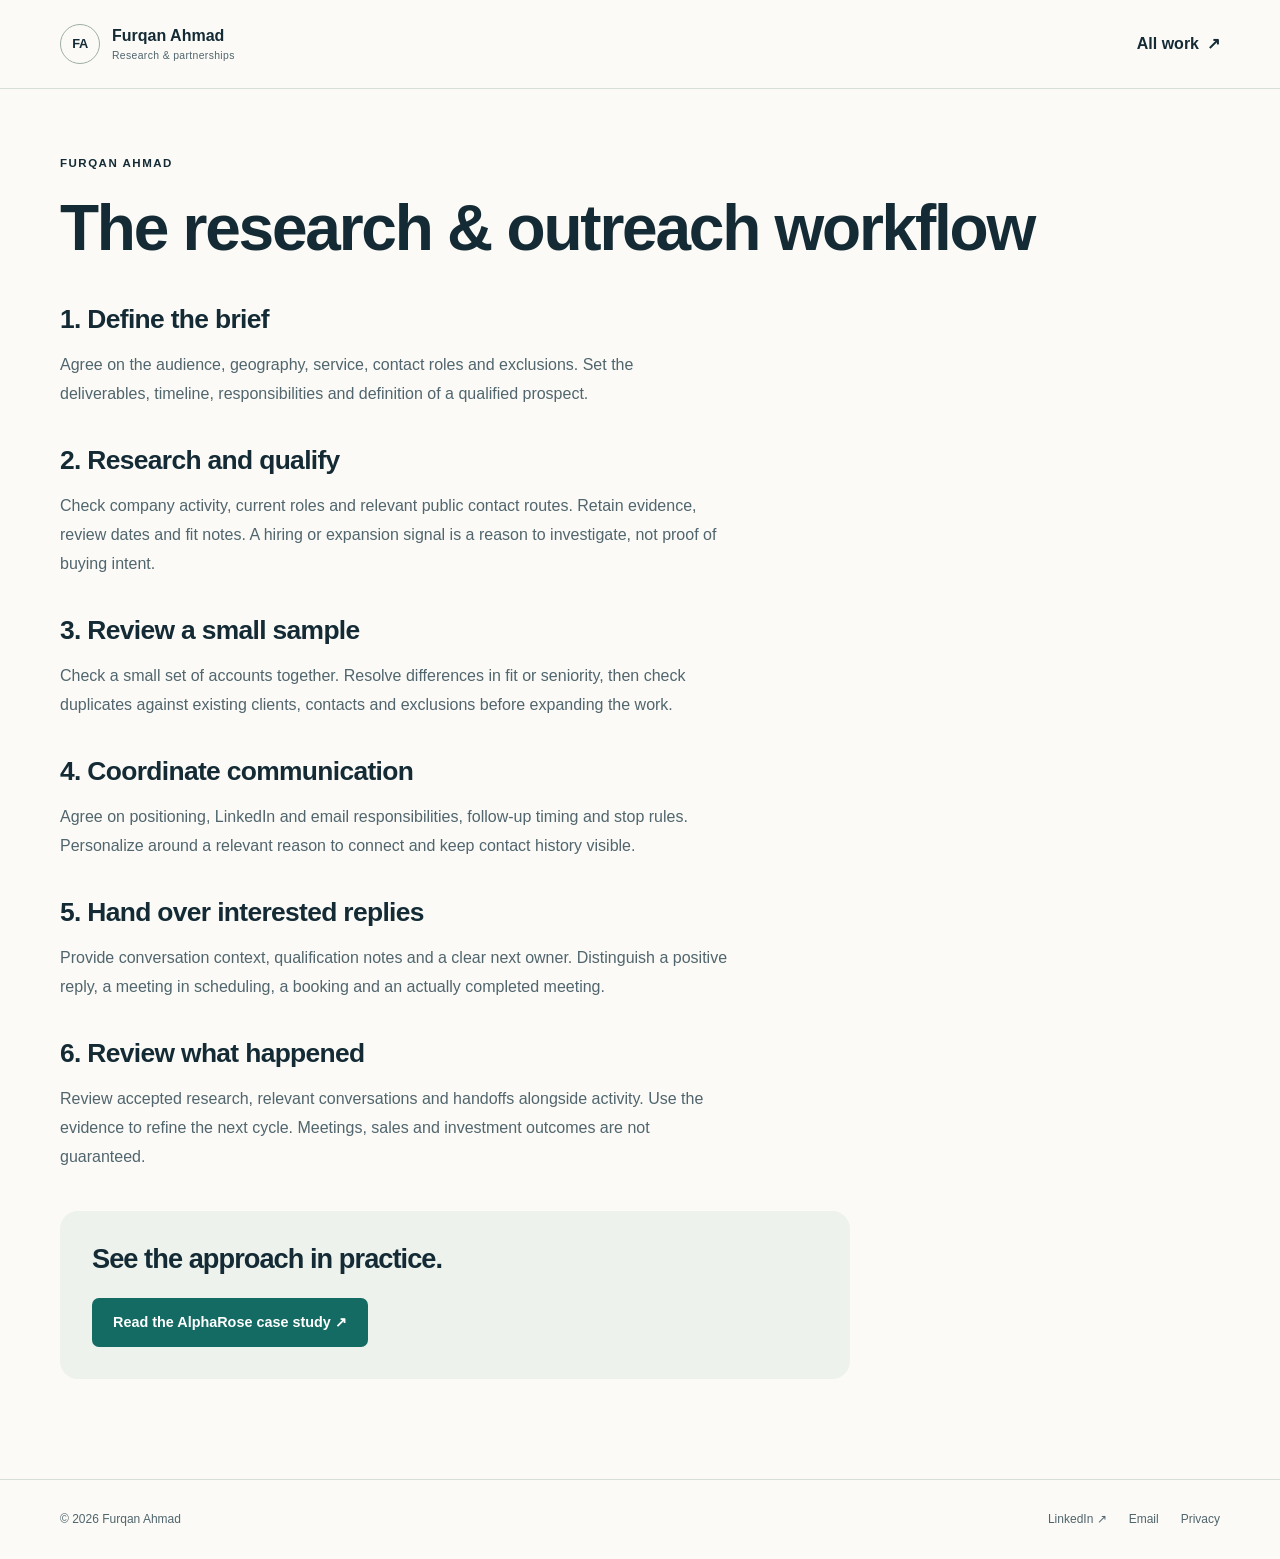
<file: projects/prospect-outreach.html>
<!doctype html>
<html lang="en"><head><meta charset="utf-8"><meta name="viewport" content="width=device-width, initial-scale=1">
<title>The research &amp; outreach workflow | Furqan Ahmad</title><meta name="description" content="From audience definition to prospect research, personalized communication and a clear handoff.">
<meta name="theme-color" content="#0b1723"><link rel="canonical" href="https://furqanahmad.com/projects/prospect-outreach.html">
<link rel="icon" href="/assets/images/favicon.svg" type="image/svg+xml">
<link rel="stylesheet" href="/assets/css/style.css?v=20261015">
<meta property="og:type" content="website"><meta property="og:title" content="The research &amp; outreach workflow | Furqan Ahmad">
<meta property="og:description" content="From audience definition to prospect research, personalized communication and a clear handoff."><meta property="og:url" content="https://furqanahmad.com/projects/prospect-outreach.html">
<meta property="og:image" content="https://furqanahmad.com/assets/images/profile-photo.jpeg"><meta name="twitter:card" content="summary">

</head><body><a class="skip-link" href="#main-content">Skip to content</a><header class="site-header"><div class="container nav-wrap">
<a class="brand" href="/" aria-label="Furqan Ahmad, home"><span class="brand-mark" aria-hidden="true">FA</span><span>Furqan Ahmad<span class="brand-sub">Research &amp; partnerships</span></span></a>
<nav aria-label="Case study navigation"><a class="text-link" href="/#work">All work <span aria-hidden="true">↗</span></a></nav>
</div></header><main id="main-content" tabindex="-1" class="container simple-page"><p class="eyebrow">Furqan Ahmad</p><h1>The research &amp; outreach workflow</h1><div class="article-body"><section class="article-section"><h2>1. Define the brief</h2><p>Agree on the audience, geography, service, contact roles and exclusions. Set the deliverables, timeline, responsibilities and definition of a qualified prospect.</p></section><section class="article-section"><h2>2. Research and qualify</h2><p>Check company activity, current roles and relevant public contact routes. Retain evidence, review dates and fit notes. A hiring or expansion signal is a reason to investigate, not proof of buying intent.</p></section><section class="article-section"><h2>3. Review a small sample</h2><p>Check a small set of accounts together. Resolve differences in fit or seniority, then check duplicates against existing clients, contacts and exclusions before expanding the work.</p></section><section class="article-section"><h2>4. Coordinate communication</h2><p>Agree on positioning, LinkedIn and email responsibilities, follow-up timing and stop rules. Personalize around a relevant reason to connect and keep contact history visible.</p></section><section class="article-section"><h2>5. Hand over interested replies</h2><p>Provide conversation context, qualification notes and a clear next owner. Distinguish a positive reply, a meeting in scheduling, a booking and an actually completed meeting.</p></section><section class="article-section"><h2>6. Review what happened</h2><p>Review accepted research, relevant conversations and handoffs alongside activity. Use the evidence to refine the next cycle. Meetings, sales and investment outcomes are not guaranteed.</p></section><div class="case-cta"><h2>See the approach in practice.</h2><a class="btn btn-primary" href="/projects/alpharose-investor-research.html">Read the AlphaRose case study ↗</a></div></div></main><footer class="site-footer"><div class="container footer-wrap"><span>© <span data-current-year>2026</span> Furqan Ahmad</span><div><a href="https://www.linkedin.com/in/chfurqanahmad" target="_blank" rel="noopener noreferrer">LinkedIn ↗</a><a href="mailto:thisisfurqanahmad@gmail.com">Email</a><a href="/privacy.html">Privacy</a></div></div></footer><script src="/assets/js/main.js?v=20261015" defer></script></body></html>
</file>
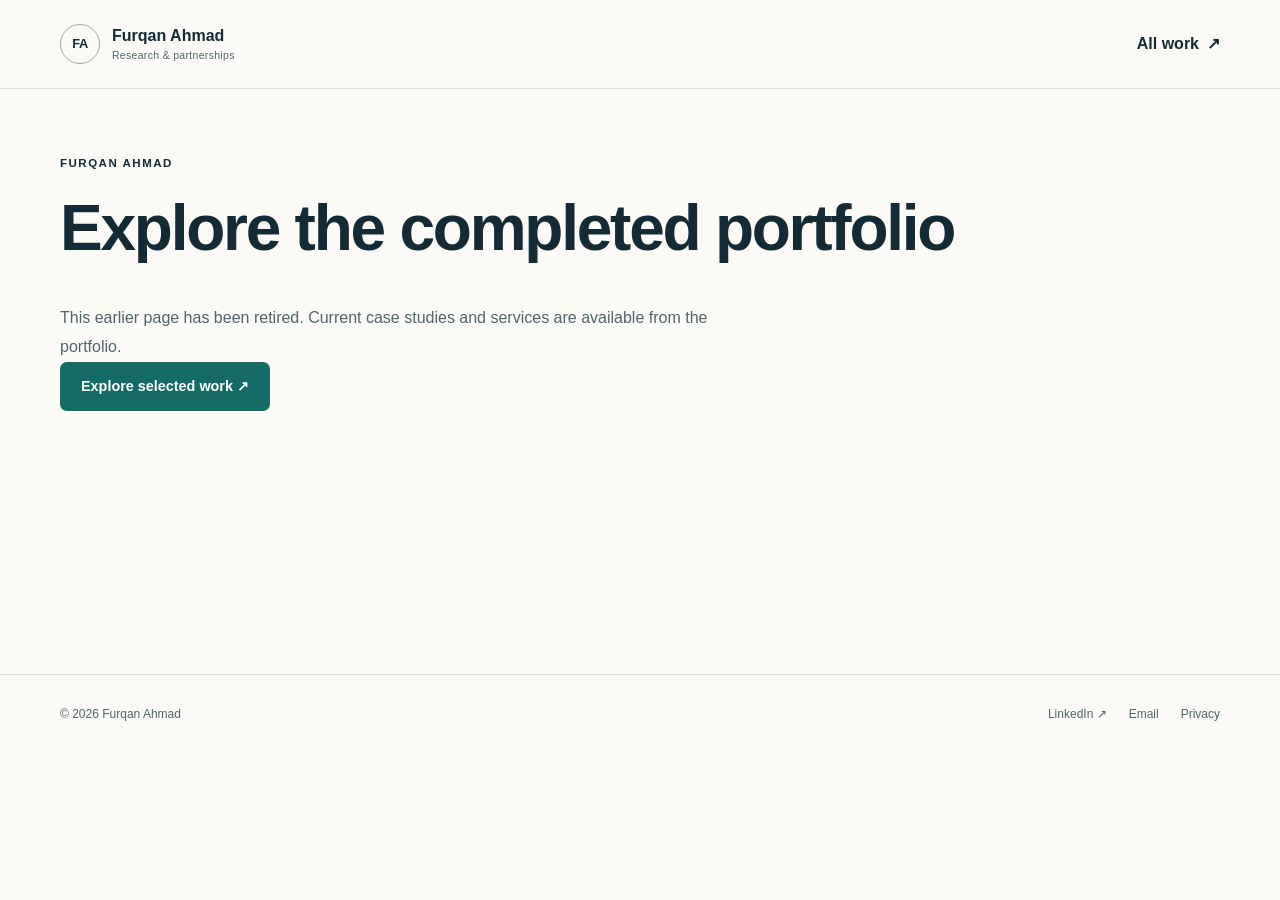
<file: projects/qa-testing.html>
<!doctype html>
<html lang="en"><head><meta charset="utf-8"><meta name="viewport" content="width=device-width, initial-scale=1">
<title>Explore the completed portfolio | Furqan Ahmad</title><meta name="description" content="Find current services and completed case studies.">
<meta name="theme-color" content="#0b1723"><link rel="canonical" href="https://furqanahmad.com/projects/qa-testing.html">
<link rel="icon" href="/assets/images/favicon.svg" type="image/svg+xml">
<link rel="stylesheet" href="/assets/css/style.css?v=20261015">
<meta property="og:type" content="website"><meta property="og:title" content="Explore the completed portfolio | Furqan Ahmad">
<meta property="og:description" content="Find current services and completed case studies."><meta property="og:url" content="https://furqanahmad.com/projects/qa-testing.html">
<meta property="og:image" content="https://furqanahmad.com/assets/images/profile-photo.jpeg"><meta name="twitter:card" content="summary">
<meta name="robots" content="noindex, follow">
</head><body><a class="skip-link" href="#main-content">Skip to content</a><header class="site-header"><div class="container nav-wrap">
<a class="brand" href="/" aria-label="Furqan Ahmad, home"><span class="brand-mark" aria-hidden="true">FA</span><span>Furqan Ahmad<span class="brand-sub">Research &amp; partnerships</span></span></a>
<nav aria-label="Case study navigation"><a class="text-link" href="/#work">All work <span aria-hidden="true">↗</span></a></nav>
</div></header><main id="main-content" tabindex="-1" class="container simple-page"><p class="eyebrow">Furqan Ahmad</p><h1>Explore the completed portfolio</h1><div class="article-body"><section class="article-section"><p>This earlier page has been retired. Current case studies and services are available from the portfolio.</p><a class="btn btn-primary" href="/#work">Explore selected work ↗</a></section></div></main><footer class="site-footer"><div class="container footer-wrap"><span>© <span data-current-year>2026</span> Furqan Ahmad</span><div><a href="https://www.linkedin.com/in/chfurqanahmad" target="_blank" rel="noopener noreferrer">LinkedIn ↗</a><a href="mailto:thisisfurqanahmad@gmail.com">Email</a><a href="/privacy.html">Privacy</a></div></div></footer><script src="/assets/js/main.js?v=20261015" defer></script></body></html>
</file>
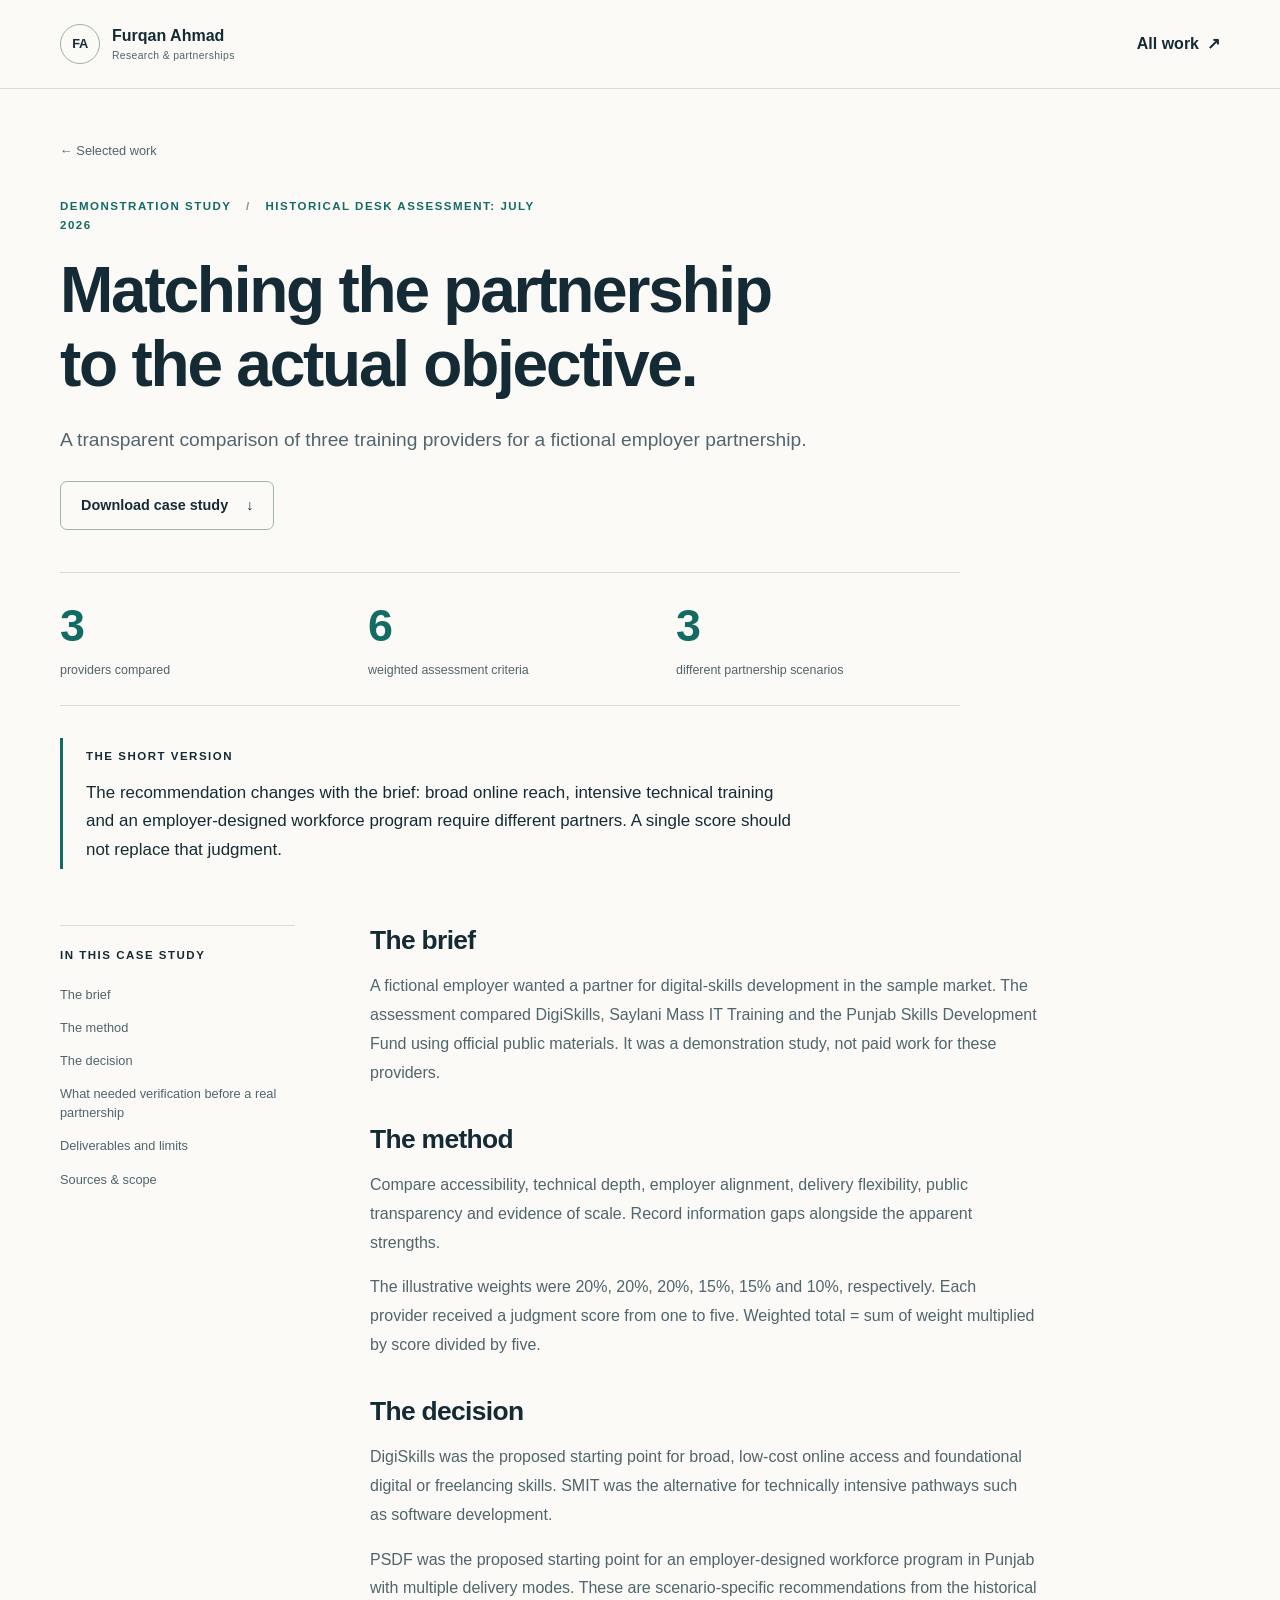
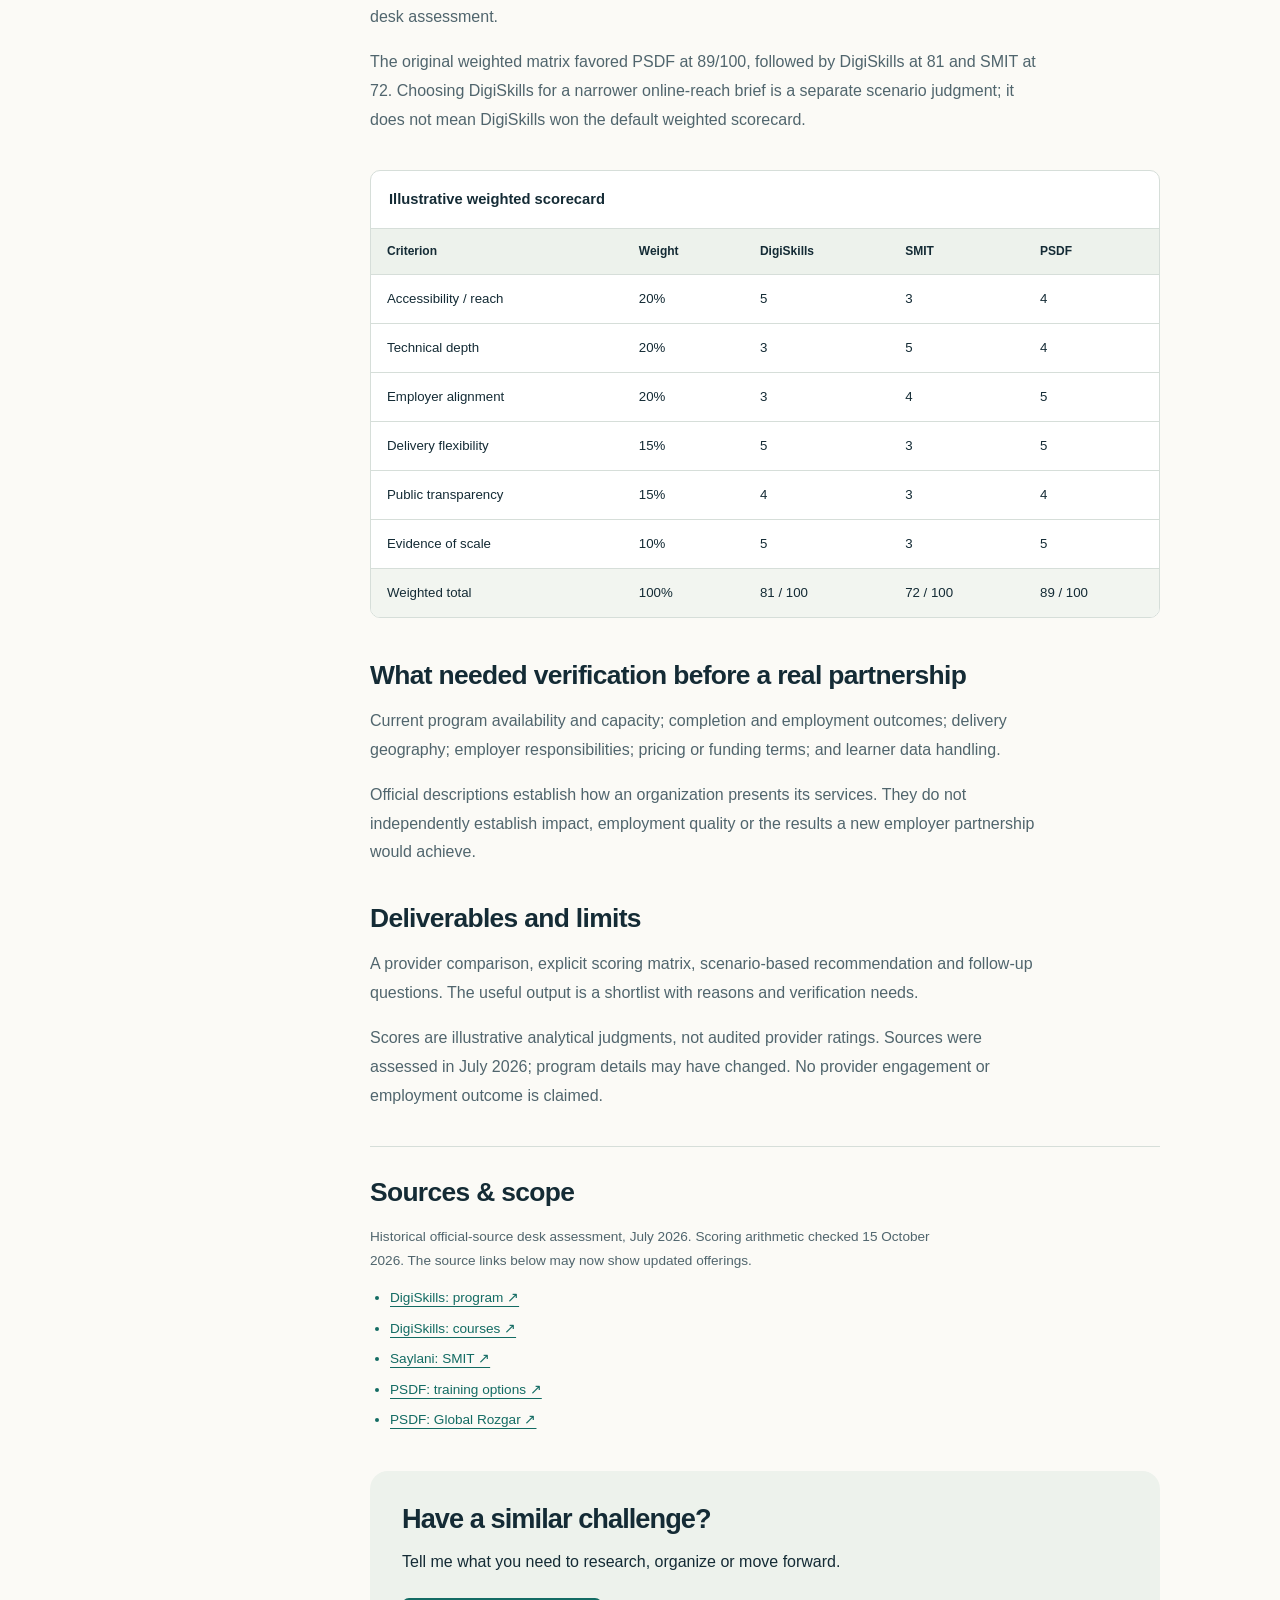
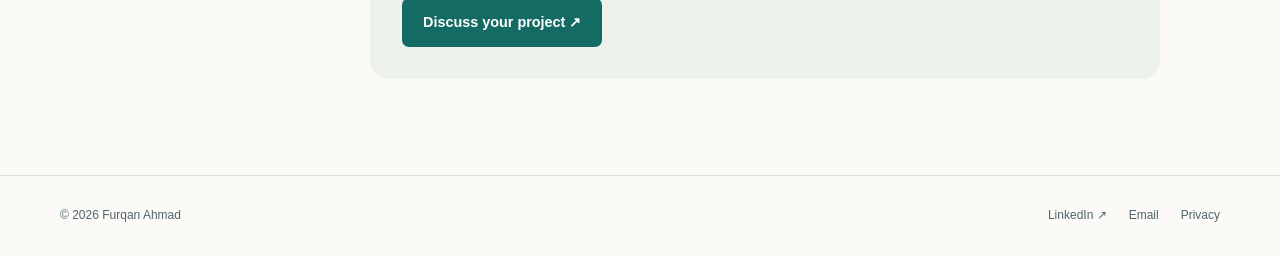
<file: projects/research-verification.html>
<!DOCTYPE html>
<html lang="en">
<head>
  <meta charset="utf-8">
  <meta http-equiv="refresh" content="0; url=digital-skills-provider-assessment.html">
  <link rel="canonical" href="https://furqanahmad.com/projects/digital-skills-provider-assessment.html">
  <title>Research Case Study | Furqan Ahmad</title>
</head>
<body>
  <p>This project has moved to <a href="digital-skills-provider-assessment.html">the completed case study</a>.</p>
</body>
</html>
</file>
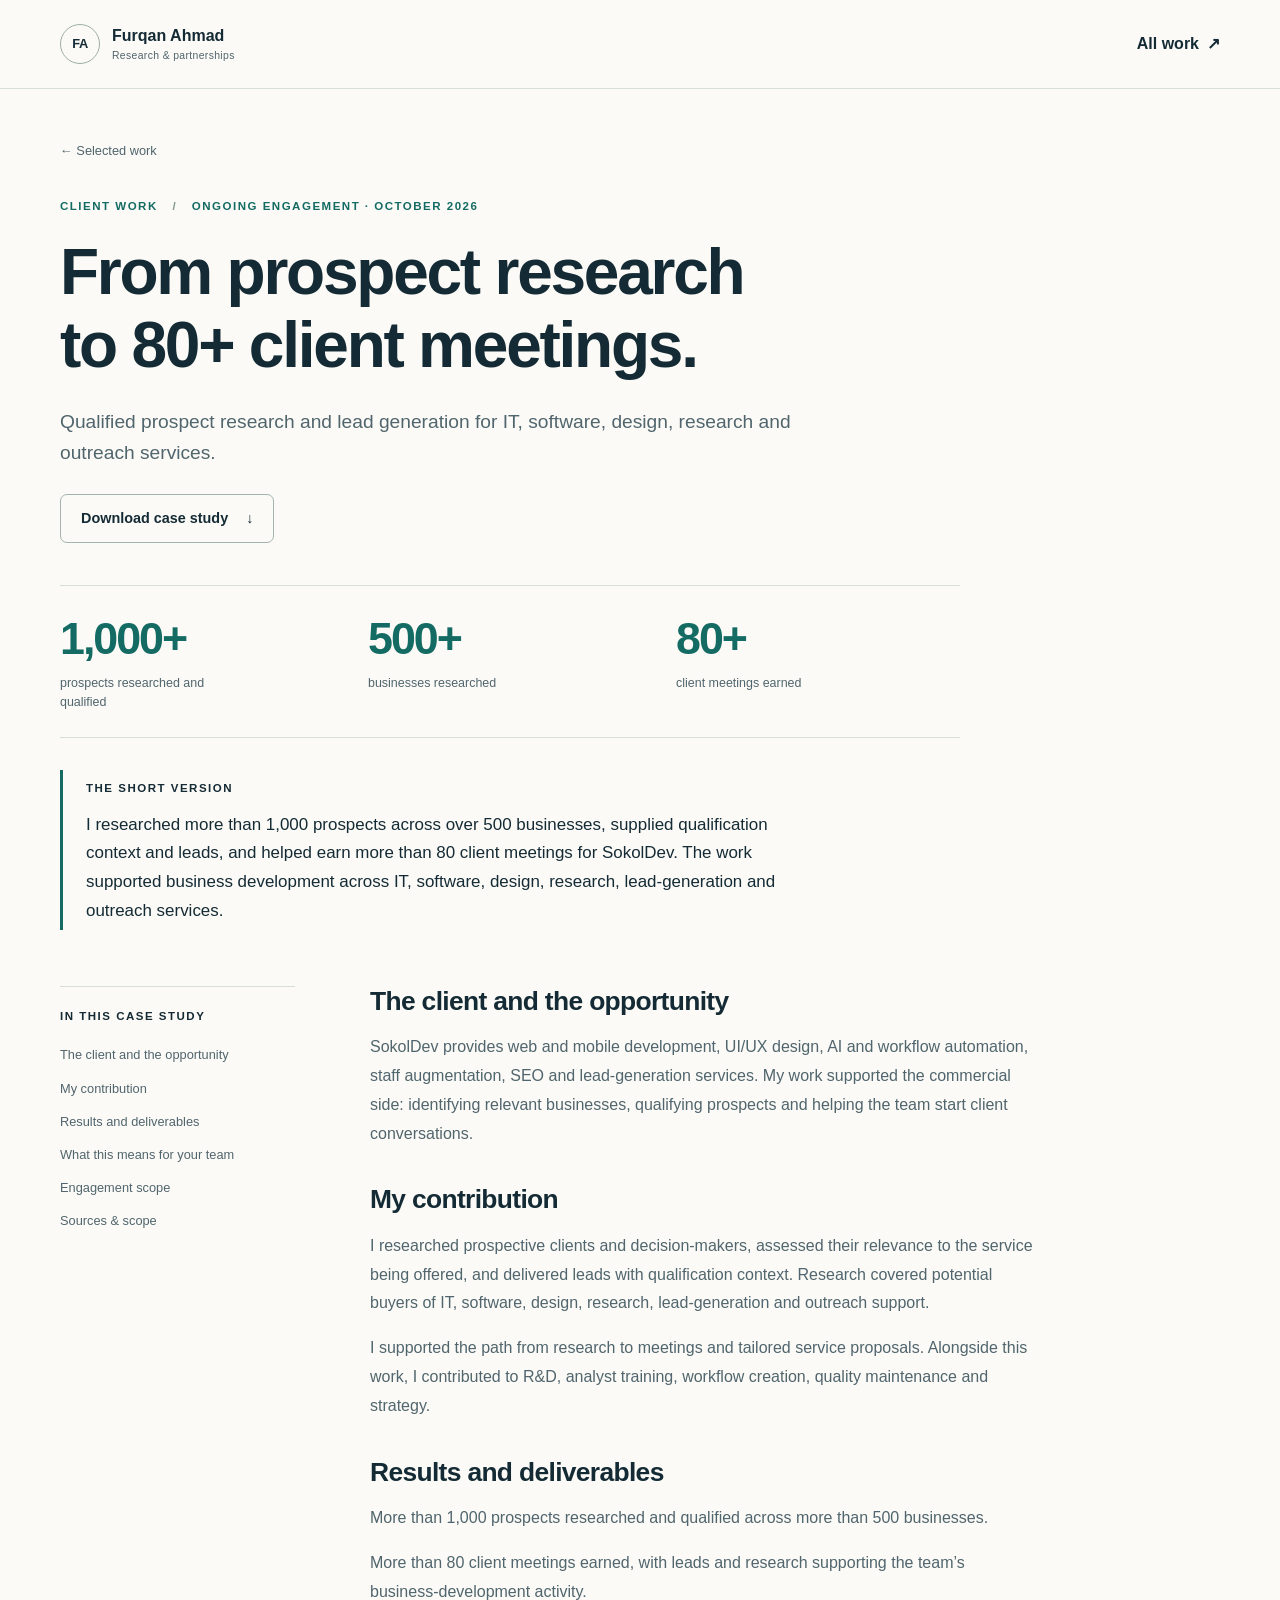
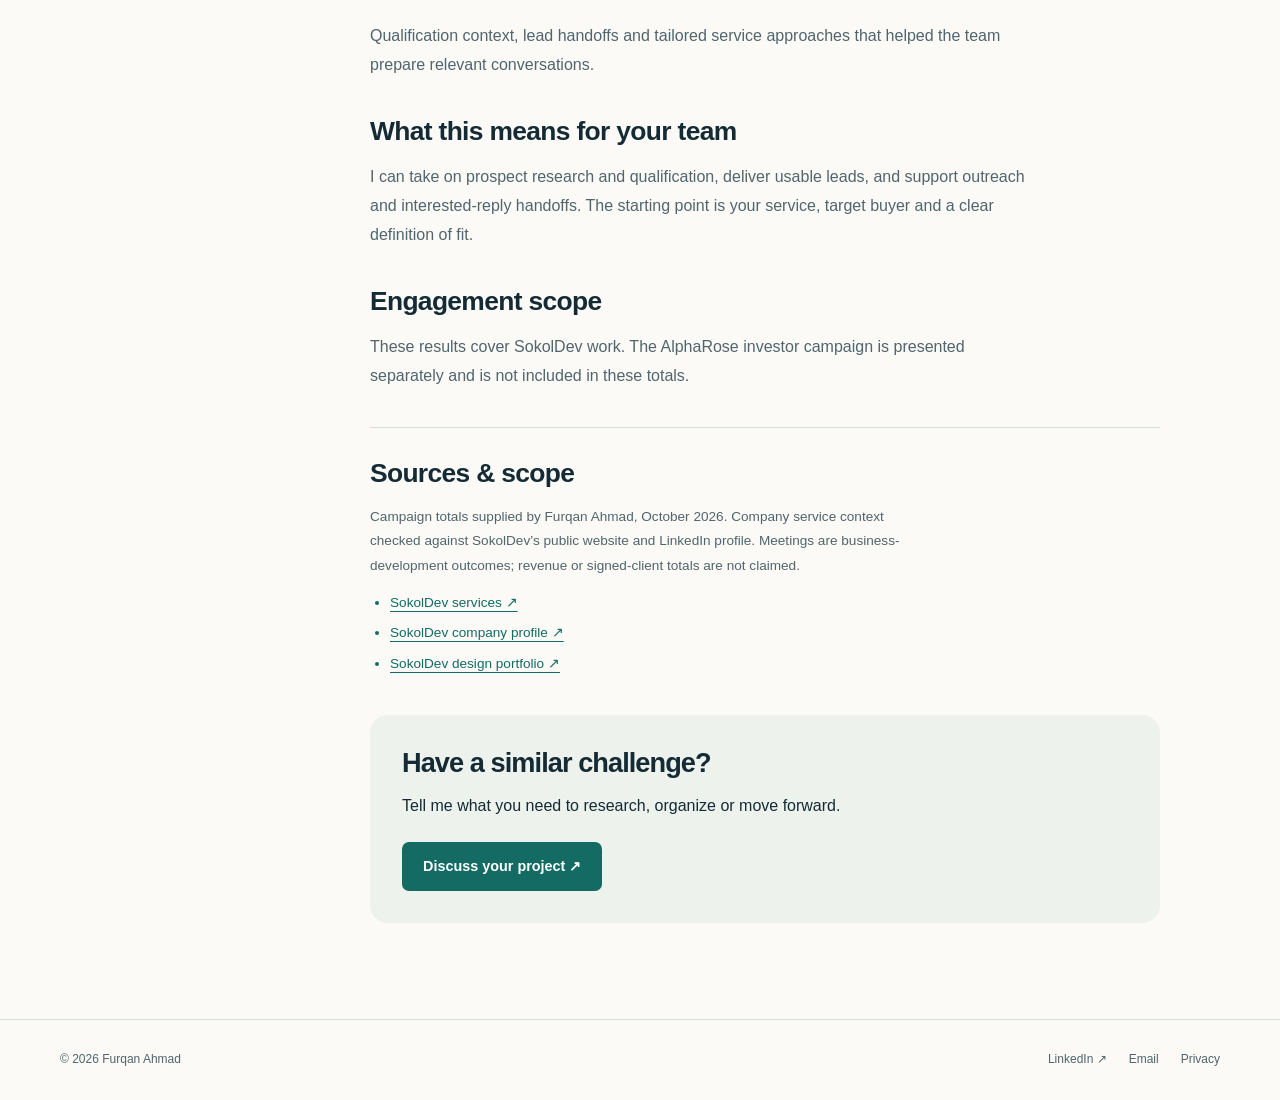
<file: projects/sokoldev-business-research.html>
<!doctype html>
<html lang="en"><head><meta charset="utf-8"><meta name="viewport" content="width=device-width, initial-scale=1">
<title>SokolDev: B2B research &amp; business development | Furqan Ahmad</title><meta name="description" content="Qualified prospect research and lead generation for IT, software, design, research and outreach services.">
<meta name="theme-color" content="#0b1723"><link rel="canonical" href="https://furqanahmad.com/projects/sokoldev-business-research.html">
<link rel="icon" href="/assets/images/favicon.svg" type="image/svg+xml">
<link rel="stylesheet" href="/assets/css/style.css?v=20261015">
<meta property="og:type" content="website"><meta property="og:title" content="SokolDev: B2B research &amp; business development | Furqan Ahmad">
<meta property="og:description" content="Qualified prospect research and lead generation for IT, software, design, research and outreach services."><meta property="og:url" content="https://furqanahmad.com/projects/sokoldev-business-research.html">
<meta property="og:image" content="https://furqanahmad.com/assets/images/profile-photo.jpeg"><meta name="twitter:card" content="summary">

</head><body><a class="skip-link" href="#main-content">Skip to content</a><header class="site-header"><div class="container nav-wrap">
<a class="brand" href="/" aria-label="Furqan Ahmad, home"><span class="brand-mark" aria-hidden="true">FA</span><span>Furqan Ahmad<span class="brand-sub">Research &amp; partnerships</span></span></a>
<nav aria-label="Case study navigation"><a class="text-link" href="/#work">All work <span aria-hidden="true">↗</span></a></nav>
</div></header>
<main id="main-content" tabindex="-1"><div class="container case-intro"><a class="breadcrumb" href="/#work">← Selected work</a><p class="eyebrow">Client work <span>/</span> Ongoing engagement · October 2026</p><h1>From prospect research to 80+ client meetings.</h1><p class="lead">Qualified prospect research and lead generation for IT, software, design, research and outreach services.</p><div class="button-row"><a class="btn btn-secondary" href="/assets/documents/SokolDev_Research_and_Business_Development_Case_Study.pdf" download>Download case study <span aria-hidden="true">↓</span></a></div><dl class="metrics"><div><dt>prospects researched and qualified</dt><dd>1,000+</dd></div><div><dt>businesses researched</dt><dd>500+</dd></div><div><dt>client meetings earned</dt><dd>80+</dd></div></dl><div class="case-summary"><span class="eyebrow">The short version</span><p>I researched more than 1,000 prospects across over 500 businesses, supplied qualification context and leads, and helped earn more than 80 client meetings for SokolDev. The work supported business development across IT, software, design, research, lead-generation and outreach services.</p></div></div>
<div class="container article-layout"><aside class="article-nav"><p class="eyebrow">In this case study</p><nav aria-label="Case study contents"><a href="#section-0">The client and the opportunity</a><a href="#section-1">My contribution</a><a href="#section-2">Results and deliverables</a><a href="#section-3">What this means for your team</a><a href="#section-4">Engagement scope</a><a href="#sources">Sources &amp; scope</a></nav></aside><article class="article-body"><section class="article-section" id="section-0"><h2>The client and the opportunity</h2><p>SokolDev provides web and mobile development, UI/UX design, AI and workflow automation, staff augmentation, SEO and lead-generation services. My work supported the commercial side: identifying relevant businesses, qualifying prospects and helping the team start client conversations.</p></section><section class="article-section" id="section-1"><h2>My contribution</h2><p>I researched prospective clients and decision-makers, assessed their relevance to the service being offered, and delivered leads with qualification context. Research covered potential buyers of IT, software, design, research, lead-generation and outreach support.</p><p>I supported the path from research to meetings and tailored service proposals. Alongside this work, I contributed to R&amp;D, analyst training, workflow creation, quality maintenance and strategy.</p></section><section class="article-section" id="section-2"><h2>Results and deliverables</h2><p>More than 1,000 prospects researched and qualified across more than 500 businesses.</p><p>More than 80 client meetings earned, with leads and research supporting the team’s business-development activity.</p><p>Qualification context, lead handoffs and tailored service approaches that helped the team prepare relevant conversations.</p></section><section class="article-section" id="section-3"><h2>What this means for your team</h2><p>I can take on prospect research and qualification, deliver usable leads, and support outreach and interested-reply handoffs. The starting point is your service, target buyer and a clear definition of fit.</p></section><section class="article-section" id="section-4"><h2>Engagement scope</h2><p>These results cover SokolDev work. The AlphaRose investor campaign is presented separately and is not included in these totals.</p></section><section class="article-section source-section" id="sources"><h2>Sources &amp; scope</h2><p>Campaign totals supplied by Furqan Ahmad, October 2026. Company service context checked against SokolDev’s public website and LinkedIn profile. Meetings are business-development outcomes; revenue or signed-client totals are not claimed.</p><ul class="source-list"><li><a href="https://sokoldev.co.uk/" target="_blank" rel="noopener noreferrer">SokolDev services ↗</a></li><li><a href="https://www.linkedin.com/company/sokoldev" target="_blank" rel="noopener noreferrer">SokolDev company profile ↗</a></li><li><a href="https://www.behance.net/sokoldevltd" target="_blank" rel="noopener noreferrer">SokolDev design portfolio ↗</a></li></ul></section><div class="case-cta"><h2>Have a similar challenge?</h2><p>Tell me what you need to research, organize or move forward.</p><a class="btn btn-primary" href="/#contact">Discuss your project ↗</a></div></article></div></main><footer class="site-footer"><div class="container footer-wrap"><span>© <span data-current-year>2026</span> Furqan Ahmad</span><div><a href="https://www.linkedin.com/in/chfurqanahmad" target="_blank" rel="noopener noreferrer">LinkedIn ↗</a><a href="mailto:thisisfurqanahmad@gmail.com">Email</a><a href="/privacy.html">Privacy</a></div></div></footer><script src="/assets/js/main.js?v=20261015" defer></script></body></html>
</file>
<file: assets/css/style.css>
:root{--ink:#142b35;--muted:#50656d;--paper:#fbfaf6;--white:#fff;--navy:#0b1723;--teal:#136b63;--mint:#b8e9d5;--line:#d6ded9;--soft:#edf2ec;--radius:18px;--width:1160px}
*{box-sizing:border-box}html{scroll-behavior:smooth;scroll-padding-top:100px}body{margin:0;background:var(--paper);color:var(--ink);font-family:Inter,-apple-system,BlinkMacSystemFont,"Segoe UI",sans-serif;font-size:16px;line-height:1.65;-webkit-font-smoothing:antialiased}a{color:inherit;text-underline-offset:4px}button,input,textarea,select{font:inherit}button,a,input,textarea,select,summary{-webkit-tap-highlight-color:transparent}button{cursor:pointer}button:disabled{cursor:wait}img{display:block;max-width:100%;height:auto}h1,h2,h3,h4,p{margin:0}p+p{margin-top:1em}h1,h2,h3,h4{font-weight:650;line-height:1.15;letter-spacing:-.035em;text-wrap:balance}h1{font-size:clamp(2.7rem,5.25vw,4.6rem)}h2{font-size:clamp(2rem,3.5vw,3.1rem)}h3{font-size:1.5rem}h4{font-size:1.15rem}p{max-width:75ch}strong{font-weight:650}a:focus-visible,button:focus-visible,input:focus-visible,textarea:focus-visible,select:focus-visible,summary:focus-visible,[tabindex]:focus-visible{outline:3px solid #b16a19;outline-offset:5px}::selection{background:var(--mint);color:var(--navy)}[hidden]{display:none!important}.container{width:min(var(--width),calc(100% - 64px));margin-inline:auto}.section{padding:104px 0}.section-soft{background:var(--soft)}.eyebrow{font-size:.72rem;font-weight:700;text-transform:uppercase;letter-spacing:.13em;line-height:1.6}.lead{font-size:1.2rem;line-height:1.65;color:var(--muted)}.lead-small{font-size:1.12rem;line-height:1.65}.fine-print{font-size:.8rem;line-height:1.6;color:var(--muted)}.text-link{display:inline-flex;align-items:center;gap:8px;font-weight:650;text-decoration:none;border:0;padding:0;background:none;color:inherit}.text-link:hover{text-decoration:underline}.button-row{display:flex;flex-wrap:wrap;align-items:center;gap:14px}.btn{display:inline-flex;align-items:center;justify-content:center;gap:18px;min-height:49px;padding:12px 20px;border:1px solid transparent;border-radius:7px;font-weight:650;font-size:.9rem;text-decoration:none;line-height:1.45;transition:background .15s,transform .15s}.btn:hover{transform:translateY(-2px)}.btn-primary{color:white;background:var(--teal)}.btn-primary:hover{background:#0a524c}.btn-secondary{color:var(--ink);background:transparent;border-color:#a3b3ad}.btn-secondary:hover{background:#e4eee6}.sr-only{position:absolute;width:1px;height:1px;padding:0;margin:-1px;overflow:hidden;clip:rect(0,0,0,0);white-space:nowrap;border:0}.skip-link{position:fixed;top:-100px;left:20px;z-index:100;padding:12px 20px;background:white;color:var(--ink)}.skip-link:focus{top:12px}
.site-header{position:sticky;top:0;z-index:30;background:rgba(251,250,246,.97);border-bottom:1px solid var(--line)}.nav-wrap{min-height:88px;display:flex;justify-content:space-between;align-items:center;gap:24px}.brand{display:flex;align-items:center;gap:12px;font-size:1rem;font-weight:700;text-decoration:none;white-space:nowrap;line-height:1.35}.brand-mark{width:40px;height:40px;border:1px solid #9daea5;border-radius:50%;display:grid;place-items:center;font-size:.8rem;letter-spacing:-.03em}.brand-sub{display:block;color:var(--muted);font-size:.65rem;font-weight:500;letter-spacing:.035em;margin-top:3px}.nav-menu{display:flex;align-items:center;gap:28px}.nav-menu a{text-decoration:none;font-size:.87rem;font-weight:600}.nav-menu a:hover{color:var(--teal)}.nav-menu a:last-child{padding:9px 16px;border:1px solid #a3b3ad;border-radius:6px}.nav-toggle{display:none;background:transparent;border:1px solid var(--line);border-radius:5px;padding:8px 12px;color:var(--ink)}
.hero{padding:80px 0 86px}.hero-grid{display:grid;grid-template-columns:minmax(0,1.55fr) minmax(0,1fr);gap:70px;align-items:center}.hero .eyebrow{display:flex;align-items:center;gap:9px;color:var(--teal);margin-bottom:25px}.status-dot{width:7px;height:7px;background:var(--teal);border-radius:50%;flex-shrink:0}.hero h1{margin-bottom:24px;max-width:760px}.hero h1 span{color:var(--teal)}.hero .lead{max-width:560px}.hero-note{font-size:.97rem;color:var(--muted);margin-top:18px;max-width:530px}.hero .button-row{margin-top:30px}.hero-proof{display:flex;flex-wrap:wrap;gap:12px 20px;border-top:1px solid var(--line);padding-top:23px;margin-top:34px;font-size:.73rem;color:var(--muted)}.hero-proof span:first-child{padding-right:20px;border-right:1px solid var(--line)}.hero-proof strong{color:var(--ink)}.portrait-panel{min-width:0;align-self:center;max-width:400px;width:100%;justify-self:end}.portrait-frame{border-radius:180px 180px 12px 12px;background:#eeeae1;overflow:hidden;border:1px solid #cbd1c8}.portrait-frame img{width:100%;aspect-ratio:1/1.08;object-fit:cover;object-position:center}.portrait-caption{display:flex;align-items:start;justify-content:space-between;gap:12px;padding:20px 0 16px;border-bottom:1px solid var(--line);font-size:.9rem}.portrait-caption strong{display:block}.portrait-caption div span{display:block;font-size:.7rem;color:var(--muted);margin-top:4px}.location{font-size:.65rem;border:1px solid var(--line);padding:3px 8px;border-radius:20px;white-space:nowrap}.portrait-note{font-size:.84rem;color:var(--muted);margin-top:16px}
.section-feature{background:var(--navy);color:#f7faf5}.section-head{display:grid;grid-template-columns:1.3fr 1fr;gap:80px;align-items:end;margin-bottom:44px}.section-head h2{margin-top:14px}.section-head>p{color:var(--muted);font-size:.97rem;max-width:450px}.section-feature .section-head>p{color:#b7c7c7}.section-feature .eyebrow{color:#b6d7cd}.featured-case{display:grid;grid-template-columns:1.1fr 1fr;gap:60px;background:#152936;border:1px solid #34444e;border-radius:var(--radius);padding:42px;margin-bottom:38px}.featured-case h3{font-size:clamp(1.65rem,2.4vw,2.2rem);margin-top:18px}.featured-case p:not(.eyebrow){margin-top:20px;color:#c1cfce;font-size:.94rem}.featured-case .btn{margin-top:24px;background:var(--mint);color:var(--navy)}.featured-case .btn:hover{background:#d6f4e4}.metrics{display:grid;grid-template-columns:repeat(3,minmax(0,1fr));gap:24px;margin:0}.metrics>div{display:flex;flex-direction:column}.metrics dt{font-size:.78rem;line-height:1.5;color:var(--muted);max-width:180px}.metrics dd{order:-1;margin:0 0 8px;font-size:2.55rem;line-height:1.2;font-weight:600;letter-spacing:-.045em}.featured-evidence{align-self:center}.featured-evidence .metrics{gap:18px}.featured-evidence .metrics dt{color:#c1cfce}.featured-evidence .metrics dd{color:var(--mint);font-size:2.9rem}.featured-evidence p.fine-print{font-size:.73rem;margin-top:25px;padding-top:23px;border-top:1px solid #3c4b54}.filter-row{display:flex;flex-wrap:wrap;align-items:center;gap:10px;margin-bottom:24px}.filter-row button,.audience-options button{border:1px solid #53626b;background:transparent;color:inherit;padding:8px 15px;border-radius:30px;font-size:.8rem;line-height:1.5;min-height:40px}.filter-row button[aria-pressed=true]{background:var(--mint);color:var(--navy);border-color:var(--mint)}.filter-row button:hover{border-color:var(--mint)}.filter-count{margin-left:auto;font-size:.75rem;color:#b7c7c7}.work-grid{display:grid;grid-template-columns:repeat(2,minmax(0,1fr));gap:20px}.work-card{padding:30px;border:1px solid #374751;border-radius:var(--radius);display:flex;flex-direction:column;align-items:flex-start;transition:border-color .15s,background .15s}.work-card:hover{background:#122330;border-color:#6e8e88}.card-top{display:flex;width:100%;justify-content:space-between;gap:20px;align-items:center;margin-bottom:22px}.work-number{font-size:.75rem;color:#b7c7c7}.work-card h3{font-size:1.5rem;max-width:390px}.work-card h3 a{text-decoration:none}.work-card>p{font-size:.92rem;color:#b7c7c7;margin-top:15px}.work-result{display:flex;align-items:baseline;gap:12px;margin-top:24px;margin-bottom:24px;color:#c1d8ce}.work-result strong{font-size:1.65rem}.work-result span{font-size:.8rem}.work-card>.text-link{font-size:.86rem;margin-top:auto;color:var(--mint)}
.service-list{border-top:1px solid var(--line)}.service-list article{display:grid;grid-template-columns:45px minmax(0,1.4fr) minmax(0,1fr);gap:30px;border-bottom:1px solid var(--line);padding:32px 0}.service-index{font-size:.78rem;color:var(--teal);padding-top:5px}.service-list h3{font-size:1.4rem}.service-list article p{font-size:.94rem;color:var(--muted);margin-top:12px;max-width:550px}.service-list p.service-output{margin-top:0;font-size:.85rem;max-width:295px;justify-self:end}.service-output span{display:block;font-size:.65rem;text-transform:uppercase;letter-spacing:.1em;color:var(--teal);font-weight:700;margin-bottom:9px}.audience-panel{display:grid;grid-template-columns:1fr 1.5fr;gap:60px;background:var(--soft);padding:36px;border-radius:var(--radius);margin-top:48px}.audience-panel h3{font-size:1.65rem;margin-top:12px}.audience-options{display:flex;flex-wrap:wrap;gap:8px;margin-bottom:20px}.audience-options button{border-color:#94a69b;font-size:.75rem}.audience-options button[aria-pressed=true]{background:var(--ink);border-color:var(--ink);color:white}.audience-panel h4{margin-bottom:12px}.audience-panel p{font-size:.9rem}.audience-panel .fine-print{font-size:.75rem}.audience-caption{padding-top:18px;border-top:1px solid #cbd5cd;margin-top:20px}#audience-detail{min-height:145px}
.process-grid{display:grid;grid-template-columns:1fr 1.25fr;gap:90px}.process-intro h2,.about-grid h2,.faq-grid h2,.contact-grid h2{margin:14px 0 24px}.process-intro>p:not(.eyebrow){color:var(--muted);font-size:.97rem}.process-intro>.text-link{margin-top:24px;font-size:.88rem}details{border-bottom:1px solid #bfcfc4}summary{cursor:pointer;list-style:none;display:flex;align-items:center;gap:16px;font-weight:600;padding:23px 0;line-height:1.5}summary::-webkit-details-marker{display:none}summary::after{content:"+";font-weight:400;font-size:1.35rem;margin-left:auto;flex:0 0 20px;text-align:center}details[open]>summary::after{content:"−"}summary:hover{color:var(--teal)}details>p{padding-bottom:24px;color:var(--muted);font-size:.94rem}details>p+p{margin-top:0}details>a{display:inline-block;margin-bottom:24px;font-size:.88rem}.process-steps{border-top:1px solid #bfcfc4}.process-steps summary{font-size:1.08rem}.process-steps summary span{font-size:.75rem;color:var(--teal);font-weight:500}.process-steps details>p{padding-left:34px}
.about-grid{display:grid;grid-template-columns:1.15fr 1fr;gap:90px}.about-grid>div>p:not(.eyebrow){color:var(--muted);margin-bottom:20px}.about-grid .text-link{margin-top:5px;font-size:.9rem}.experience-list{border-top:1px solid var(--line)}.experience-list article{border-bottom:1px solid var(--line);padding:23px 0}.experience-list article>span{font-size:.68rem;color:var(--teal);text-transform:uppercase;letter-spacing:.09em}.experience-list h3{margin-top:9px;font-size:1.25rem}.experience-list p{font-size:.87rem;color:var(--muted);margin-top:12px}.experience-list summary{font-size:.88rem}.credentials-strip{display:flex;justify-content:space-between;align-items:center;gap:35px;border-top:1px solid var(--line);margin-top:50px;padding-top:32px}.credentials-strip p{font-size:.79rem;color:var(--muted);margin-top:8px}.credentials-strip .btn{font-size:.8rem;white-space:nowrap}.faq-grid{display:grid;grid-template-columns:1fr 1.35fr;gap:90px}.faq-list{border-top:1px solid #bfcfc4}.faq-list summary{font-size:.97rem}
.contact-section{background:#dfebe1}.contact-grid{display:grid;grid-template-columns:1fr 1fr;gap:80px}.contact-grid .lead-small{color:var(--muted)}.email-display{display:block;font-size:clamp(.95rem,2vw,1.2rem);font-weight:650;margin-top:28px;overflow-wrap:anywhere}.contact-actions{display:flex;gap:25px;margin-top:16px;font-size:.82rem}.copy-status{min-height:1.6em;font-size:.8rem;margin-top:8px}.contact-card{padding:30px;background:var(--paper);border:1px solid #c4d3c7;border-radius:var(--radius)}.contact-card>.eyebrow{margin-bottom:18px}.contact-card label{display:block;font-weight:600;font-size:.82rem;margin:18px 0 6px}.contact-card label span{color:var(--muted);font-weight:400}.contact-card input,.contact-card textarea,.contact-card select{display:block;width:100%;border:1px solid #a6b5ac;background:white;border-radius:6px;padding:11px 12px;color:var(--ink);font-size:.88rem;min-height:46px}.contact-card textarea{resize:vertical;max-height:400px;min-height:120px}.contact-card form>.btn{margin-top:20px;width:100%}.contact-card .fine-print{font-size:.73rem;margin-top:13px}#brief-result{border-top:1px solid var(--line);margin-top:24px;padding-top:20px}.brief-status{font-size:.88rem}.contact-card .button-row{margin-top:16px}.contact-card .button-row .btn,.contact-card .button-row .text-link{font-size:.82rem}.contact-card details summary{font-size:.82rem;padding:15px 0}#brief-preview{white-space:pre-wrap;overflow-wrap:anywhere;max-height:300px;overflow:auto;font-family:inherit;font-size:.82rem;padding:0 5px 15px;margin:0}.site-footer{padding:30px 0;background:var(--paper);border-top:1px solid var(--line);font-size:.75rem;color:var(--muted)}.footer-wrap{display:flex;gap:25px;align-items:center;justify-content:space-between}.footer-wrap>div{display:flex;gap:22px}.footer-wrap a{text-decoration:none}.footer-wrap a:hover{text-decoration:underline}
.case-intro{padding-top:48px;padding-bottom:56px}.breadcrumb{font-size:.8rem;color:var(--muted);text-decoration:none;display:inline-block;margin-bottom:36px}.breadcrumb:hover{text-decoration:underline}.case-intro>.eyebrow{color:var(--teal);margin-bottom:20px}.case-intro>.eyebrow span{margin:0 10px;color:#7f9689}.case-intro h1{font-size:clamp(2.5rem,5vw,4.3rem);max-width:960px}.case-intro .lead{max-width:800px;margin-top:23px}.case-intro .button-row{margin-top:25px}.case-intro .metrics{margin-top:42px;border-block:1px solid var(--line);padding:26px 0;max-width:900px}.case-intro .metrics dd{color:var(--teal);font-size:2.8rem}.case-summary{margin-top:32px;max-width:900px;border-left:3px solid var(--teal);padding:4px 0 4px 23px}.case-summary p{font-size:1.06rem;line-height:1.7;margin-top:10px}.article-layout{display:grid;grid-template-columns:235px minmax(0,1fr);gap:75px;padding-bottom:96px}.article-nav{align-self:start;position:sticky;top:120px;border-top:1px solid var(--line);padding-top:20px}.article-nav nav{display:flex;flex-direction:column;gap:14px;margin-top:20px}.article-nav a{font-size:.8rem;line-height:1.5;text-decoration:none;color:var(--muted)}.article-nav a:hover{color:var(--teal);text-decoration:underline}.article-body{min-width:0;max-width:790px}.article-section{margin-bottom:36px;scroll-margin-top:115px}.article-section h2{font-size:1.65rem;margin-bottom:17px;letter-spacing:-.025em}.article-section p{font-size:1rem;color:var(--muted);line-height:1.8}.article-section p+h2{margin-top:32px}.table-scroll{overflow-x:auto;max-width:100%;margin:30px 0 42px;border:1px solid var(--line);border-radius:10px;background:white}table{width:100%;border-collapse:collapse;font-size:.83rem;text-align:left}caption{text-align:left;font-weight:650;padding:16px 18px;font-size:.92rem}th,td{padding:13px 16px;border-top:1px solid var(--line);vertical-align:top}thead th{background:var(--soft);font-size:.75rem}tbody th{font-weight:500}tbody tr:last-child{background:#f2f5f0}td{white-space:nowrap}.source-section{border-top:1px solid var(--line);padding-top:30px}.source-section p{font-size:.85rem}.source-list{padding-left:20px;font-size:.85rem;color:var(--teal)}.source-list li+li{margin-top:8px}.case-cta{background:var(--soft);padding:32px;border-radius:var(--radius);margin-top:40px}.case-cta h2{font-size:1.7rem}.case-cta p{margin-top:14px}.case-cta .btn{margin-top:23px}.simple-page{padding-block:65px 100px;min-height:65vh}.simple-page>h1{margin-top:20px;max-width:1000px;font-size:clamp(2.4rem,5vw,4rem)}.simple-page>.article-body{margin-top:38px}
@media(min-width:1500px){.hero{padding-top:100px;padding-bottom:100px}}
@media(max-width:1000px){.hero-grid{gap:40px}.hero h1{font-size:3.5rem}.section-head{gap:40px}.featured-case{gap:30px;padding:30px}.featured-evidence .metrics{gap:10px}.featured-evidence .metrics dd{font-size:2.3rem}.process-grid,.about-grid,.faq-grid,.contact-grid{gap:45px}.audience-panel{gap:35px}.article-layout{gap:45px;grid-template-columns:200px minmax(0,1fr)}.credentials-strip{align-items:start;flex-direction:column;gap:22px}}
.nav-menu a:focus-visible{outline-offset:3px}
@media(max-width:960px){.site-header{position:static}.nav-ready .site-header{position:sticky}.nav-wrap{min-height:78px;position:relative;flex-wrap:wrap;padding-block:16px}.nav-menu{gap:20px;flex-wrap:wrap}.nav-ready .nav-toggle{display:flex;align-items:center;gap:12px}.nav-ready .nav-menu{display:none;position:absolute;left:0;right:0;top:100%;background:var(--paper);padding:20px 24px;border:1px solid var(--line);border-top:0;box-shadow:0 15px 25px #0b172314;border-radius:0 0 12px 12px;flex-direction:column;align-items:stretch;gap:3px}.nav-ready .nav-menu.is-open{display:flex}.nav-ready .nav-menu a{padding:10px}.nav-ready .nav-menu a:last-child{margin-top:8px}.hero h1{font-size:3.1rem}.hero-proof{gap:12px}.hero-proof span:first-child{padding-right:12px}.portrait-caption{flex-direction:column}.section{padding-block:80px}}
@media(max-width:760px){.container{width:calc(100% - 40px)}.hero{padding:48px 0 55px}.hero-grid{grid-template-columns:1fr;gap:40px}.hero h1{font-size:clamp(2.7rem,7.6vw,3.6rem)}.hero .lead{font-size:1.08rem}.portrait-panel{display:grid;grid-template-columns:140px minmax(0,1fr);column-gap:22px;max-width:none;align-items:center;justify-self:start}.portrait-frame{grid-row:1/3;border-radius:70px 70px 8px 8px}.portrait-caption{padding:0 0 12px;gap:10px;justify-content:center}.portrait-note{margin-top:12px;font-size:.77rem}.section{padding-block:65px}.section-head{grid-template-columns:1fr;gap:20px;margin-bottom:30px}.section-head>p{max-width:600px}.featured-case{grid-template-columns:1fr;padding:28px;gap:30px}.featured-evidence .metrics{gap:20px}.featured-evidence .metrics dd{font-size:2.6rem}.featured-evidence .metrics dt{max-width:160px}.work-grid{gap:15px}.work-card{padding:23px}.work-card h3{font-size:1.3rem}.work-card>p{font-size:.85rem}.card-top{gap:12px}.card-top .eyebrow{font-size:.62rem}.service-list article{grid-template-columns:30px minmax(0,1fr);gap:14px 20px;padding:26px 0}.service-list .service-output{grid-column:2;justify-self:start;max-width:none!important}.service-output span{margin-bottom:3px}.service-list h3{font-size:1.3rem}.audience-panel{grid-template-columns:1fr;gap:25px;padding:27px}.audience-panel h3 br{display:none}#audience-detail{min-height:0}.process-grid,.about-grid,.faq-grid,.contact-grid{grid-template-columns:1fr;gap:32px}.process-intro h2,.about-grid h2,.faq-grid h2,.contact-grid h2{margin-bottom:20px}.credentials-strip{margin-top:35px;padding-top:25px}.footer-wrap{flex-direction:column;align-items:flex-start;gap:14px}.article-layout{display:block;padding-bottom:65px}.article-nav{position:static;margin-bottom:35px;padding-bottom:25px;border-bottom:1px solid var(--line)}.article-nav nav{display:grid;grid-template-columns:repeat(2,minmax(0,1fr));gap:10px 22px}.case-intro{padding-top:30px;padding-bottom:35px}.case-intro h1{font-size:clamp(2.5rem,7.5vw,3.6rem)}.breadcrumb{margin-bottom:25px}.case-intro .metrics{gap:18px}.case-intro .metrics dd{font-size:2.4rem}.case-intro .lead{font-size:1.05rem}.case-summary p{font-size:1rem}.simple-page{padding-block:45px 65px}}
@media(max-width:500px){.work-grid{grid-template-columns:1fr}.work-card{padding:25px}.work-card h3{font-size:1.5rem}.work-card>p{font-size:.92rem}.filter-count{width:100%;margin:3px 0 0}.filter-row button{font-size:.72rem;padding:8px 12px}.featured-case{padding:23px}.featured-evidence .metrics,.case-intro .metrics{gap:13px}.metrics dt{font-size:.7rem}.featured-evidence .metrics dd,.case-intro .metrics dd{font-size:2.1rem}.featured-case h3{font-size:1.85rem}.hero-proof{display:block}.hero-proof span{display:block}.hero-proof span:first-child{border:0;margin-bottom:7px}.portrait-panel{grid-template-columns:115px minmax(0,1fr);gap:16px}.portrait-note{font-size:.73rem}.portrait-caption div span{font-size:.65rem}.portrait-caption strong{font-size:.85rem}.contact-card{padding:23px}.case-intro>.eyebrow{font-size:.64rem}.case-intro>.eyebrow span{margin-inline:4px}.case-intro .button-row>.text-link{font-size:.85rem}.case-cta{padding:25px}.article-section h2{font-size:1.5rem}.article-section p{font-size:.95rem}.nav-wrap>.brand{font-size:.9rem}.brand-sub{font-size:.6rem}.nav-wrap>nav>.text-link{font-size:.75rem}.nav-toggle{font-size:.82rem}.btn{padding:12px 16px;font-size:.85rem}.audience-options{gap:6px}.audience-options button{font-size:.7rem;padding:8px 12px}}
@media(prefers-reduced-motion:reduce){html{scroll-behavior:auto}*,*::before,*::after{animation:none!important;transition:none!important}.btn:hover{transform:none}}
@media print{body{background:white;color:#142b35;font-size:11pt}.site-header,.site-footer,.skip-link,.article-nav,.button-row,.case-cta,.filter-row,.contact-card{display:none!important}.container{width:100%;max-width:none}.case-intro{padding-top:0}h1,.case-intro h1{font-size:30pt}h2{font-size:20pt}.article-layout{display:block}.article-body{max-width:none}.article-section{break-inside:avoid}.table-scroll{overflow:visible;break-inside:avoid}a{text-decoration:none}.section{padding-block:25px}.section-feature{background:white;color:var(--ink)}.metrics dd{font-size:24pt}.breadcrumb{display:none}.case-intro>.metrics{padding-block:16px;margin-top:25px}.source-list a::after{content:" (" attr(href) ")";font-size:8pt;overflow-wrap:anywhere}}

/* Copy control stays beside the address and is available to keyboard and touch users. */
.email-contact{display:flex;align-items:center;gap:8px;margin-top:28px;max-width:100%}
.email-contact .email-display{margin-top:0;min-width:0}
.email-copy{flex:0 0 44px;width:44px;height:44px;display:inline-flex;align-items:center;justify-content:center;padding:0;border:1px solid transparent;border-radius:8px;background:transparent;color:var(--teal);opacity:0;transition:opacity .15s,background .15s}
.email-contact:hover .email-copy,.email-contact:focus-within .email-copy{opacity:1}
.email-copy:hover{background:#c8ddce;border-color:#9bb6a3}
@media(hover:none),(pointer:coarse){.email-copy{opacity:1}}
@media(prefers-reduced-motion:reduce){.email-copy{transition:none}}
@media print{.email-copy{display:none!important}}


.audience-intro{margin-top:18px;color:var(--muted)}
.audience-detail-panel h4{font-size:1.5rem;line-height:1.25;margin-top:10px}
.audience-detail-panel+.audience-detail-panel{margin-top:32px}
.audience-columns{display:grid;grid-template-columns:1fr 1fr;gap:24px;margin-top:24px}
.audience-columns h5{font-size:.9rem;margin:0 0 10px}
.audience-columns ul{padding-left:19px;margin:0;font-size:.85rem;color:var(--muted)}
.audience-columns li+li{margin-top:9px}
.audience-proof{border-top:1px solid var(--line);margin-top:24px;padding-top:18px}
.audience-proof p{font-size:.8rem;color:var(--muted)}
.audience-proof .text-link{font-size:.82rem;margin-top:12px}
.audience-detail-panel>.btn{margin-top:22px}
@media(max-width:1000px){.audience-panel{grid-template-columns:1fr;gap:25px}}
@media(max-width:600px){.audience-columns{grid-template-columns:1fr;gap:20px}.audience-detail-panel h4{font-size:1.3rem}}

.form-row{display:grid;grid-template-columns:1fr 1fr;gap:16px}
.form-row>div{min-width:0}
.form-trap{position:absolute;left:-10000px;width:1px;height:1px;overflow:hidden}
#brief-status:not(:empty){margin-top:18px;font-size:.9rem}
#brief-submit{margin-top:20px}
@media(max-width:600px){.form-row{grid-template-columns:1fr;gap:0}}
</file>
